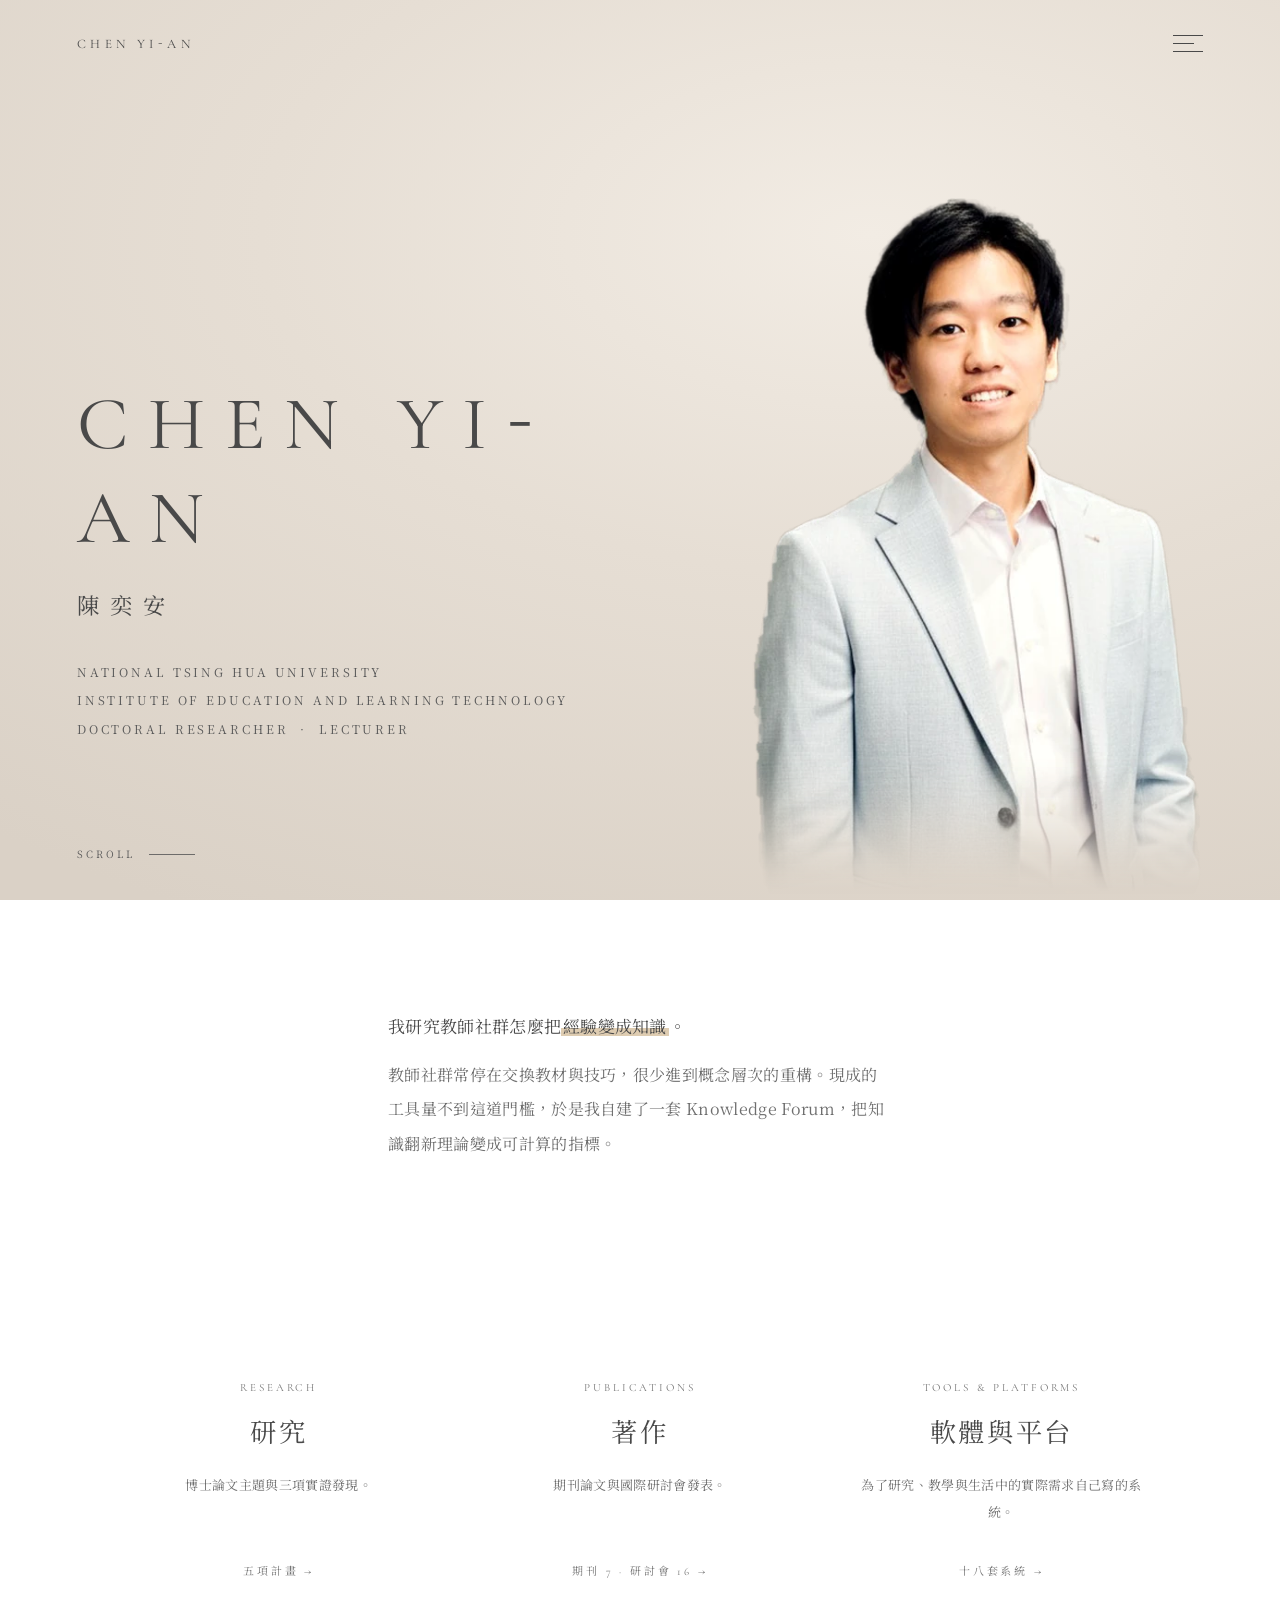
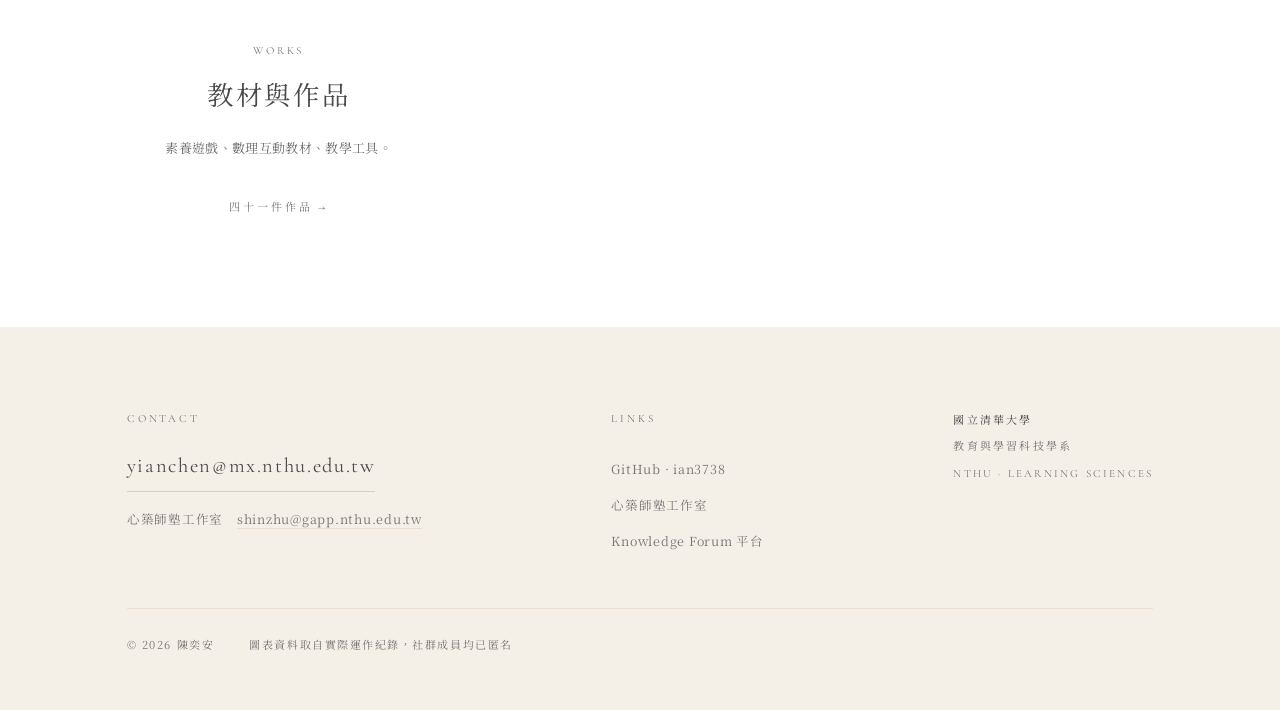
<file: index.html>
<!DOCTYPE html>
<html lang="zh-Hant">
<head>
<meta charset="utf-8">
<meta name="viewport" content="width=device-width, initial-scale=1">
<title>陳奕安 Yi-An Chen｜教育與學習科技</title>
<meta name="description" content="陳奕安，國立清華大學教育與學習科技學系博士生、兼任講師。研究教師社群的知識翻新歷程，並自建平台把理論變成可計算的指標。">
<link rel="preconnect" href="https://fonts.googleapis.com">
<link rel="preconnect" href="https://fonts.gstatic.com" crossorigin>
<link href="https://fonts.googleapis.com/css2?family=Cormorant+Garamond:wght@300;400&family=Noto+Serif+TC:wght@300;400&display=swap" rel="stylesheet">
<link rel="stylesheet" href="assets/style.css">
</head>
<body>

<header class="site-head" id="sitehead">
  <a class="brand" href="index.html">Chen Yi<span class="hy">-</span>An</a>
  <button class="burger" id="burger" aria-label="選單" aria-expanded="false">
    <span></span><span></span><span></span>
  </button>
</header>

<div class="menu" id="menu">
  <div class="menu-in">
    <nav class="menu-list" aria-label="主選單">
        <a href="index.html">Home<span class="zh">總覽</span></a>
        <a href="about.html">Profile<span class="zh">關於</span></a>
        <a href="research.html">Research<span class="zh">研究</span></a>
        <a href="publications.html">Publications<span class="zh">著作</span></a>
        <a href="systems.html">Tools<span class="zh">工具</span></a>
        <a href="works.html">Works<span class="zh">教材</span></a>
        <a href="lectures.html">Lectures<span class="zh">講堂</span></a>
    </nav>
    <div class="menu-side">
      <a href="mailto:yianchen@mx.nthu.edu.tw">yianchen@mx.nthu.edu.tw</a><br>
      <a href="https://github.com/ian3738" target="_blank" rel="noopener">GitHub</a><br>
      <a href="https://sites.google.com/view/shinzhuteacher" target="_blank" rel="noopener">心築師塾工作室</a><br>
      <a href="https://kf-mvp-2cdbe.web.app/communities" target="_blank" rel="noopener">Knowledge Forum</a>
    </div>
  </div>
</div>

<main>
<section class="hero">
  <div class="hero-figure">
    <picture>
      <source srcset="assets/hero-cutout.webp" type="image/webp">
      <img src="assets/hero-cutout.png" alt="陳奕安" width="488" height="760">
    </picture>
  </div>
  <div class="hero-inner">
    <h1 class="hero-name">Chen Yi<span class="hy">-</span>An</h1>
    <p class="hero-zh">陳奕安</p>
    <p class="hero-role">
      National Tsing Hua University<br>
      Institute of Education and Learning Technology<br>
      Doctoral Researcher &nbsp;·&nbsp; Lecturer
    </p>
  </div>
  <div class="hero-scroll">Scroll</div>
</section>

<section>
  <div class="wrap">
    <div class="prose rise" style="max-width:56ch">
      <p class="lead" style="margin-bottom:.9rem">我研究教師社群怎麼把<span class="hl">經驗變成知識</span>。</p>
      <p>教師社群常停在交換教材與技巧，很少進到概念層次的重構。現成的工具量不到這道門檻，於是我自建了一套 Knowledge Forum，把知識翻新理論變成可計算的指標。</p>
    </div>
  </div>
</section>

<section>
  <div class="wrap">
    <div class="portals rise">
      <a class="portal" href="research.html">
        <div class="portal-n">Research</div><div class="portal-t">研究</div>
        <p class="portal-d">博士論文主題與三項實證發現。</p>
        <div class="portal-go">五項計畫 →</div>
      </a>
      <a class="portal" href="publications.html">
        <div class="portal-n">Publications</div><div class="portal-t">著作</div>
        <p class="portal-d">期刊論文與國際研討會發表。</p>
        <div class="portal-go">期刊 7 · 研討會 16 →</div>
      </a>
      <a class="portal" href="systems.html">
        <div class="portal-n">Tools &amp; Platforms</div><div class="portal-t">軟體與平台</div>
        <p class="portal-d">為了研究、教學與生活中的實際需求自己寫的系統。</p>
        <div class="portal-go">十八套系統 →</div>
      </a>
      <a class="portal" href="works.html">
        <div class="portal-n">Works</div><div class="portal-t">教材與作品</div>
        <p class="portal-d">素養遊戲、數理互動教材、教學工具。</p>
        <div class="portal-go">四十一件作品 →</div>
      </a>
    </div>
  </div>
</section>

</main>

<footer>
  <div class="wrap">
    <div class="foot-grid">
      <div>
        <div class="foot-k">Contact</div>
        <a class="foot-mail" href="mailto:yianchen@mx.nthu.edu.tw">yianchen@mx.nthu.edu.tw</a>
        <div style="margin-top:.9rem;font-size:12.5px;color:var(--ink-muted);letter-spacing:.06em">
          心築師塾工作室　<a href="mailto:shinzhu@gapp.nthu.edu.tw" style="border-bottom:1px solid var(--sand-line)">shinzhu@gapp.nthu.edu.tw</a>
        </div>
      </div>
      <div class="foot-links">
        <div class="foot-k">Links</div>
        <a href="https://github.com/ian3738" target="_blank" rel="noopener">GitHub · ian3738</a>
        <a href="https://sites.google.com/view/shinzhuteacher" target="_blank" rel="noopener">心築師塾工作室</a>
        <a href="https://kf-mvp-2cdbe.web.app/communities" target="_blank" rel="noopener">Knowledge Forum 平台</a>
      </div>
      <div class="seal"><b>國立清華大學</b>教育與學習科技學系<br>NTHU · Learning Sciences</div>
    </div>
    <div class="colophon">
      <span>© 2026 陳奕安</span>
      <span>圖表資料取自實際運作紀錄，社群成員均已匿名</span>
    </div>
  </div>
</footer>

<script src="assets/site.js"></script>
</body>
</html>
</file>
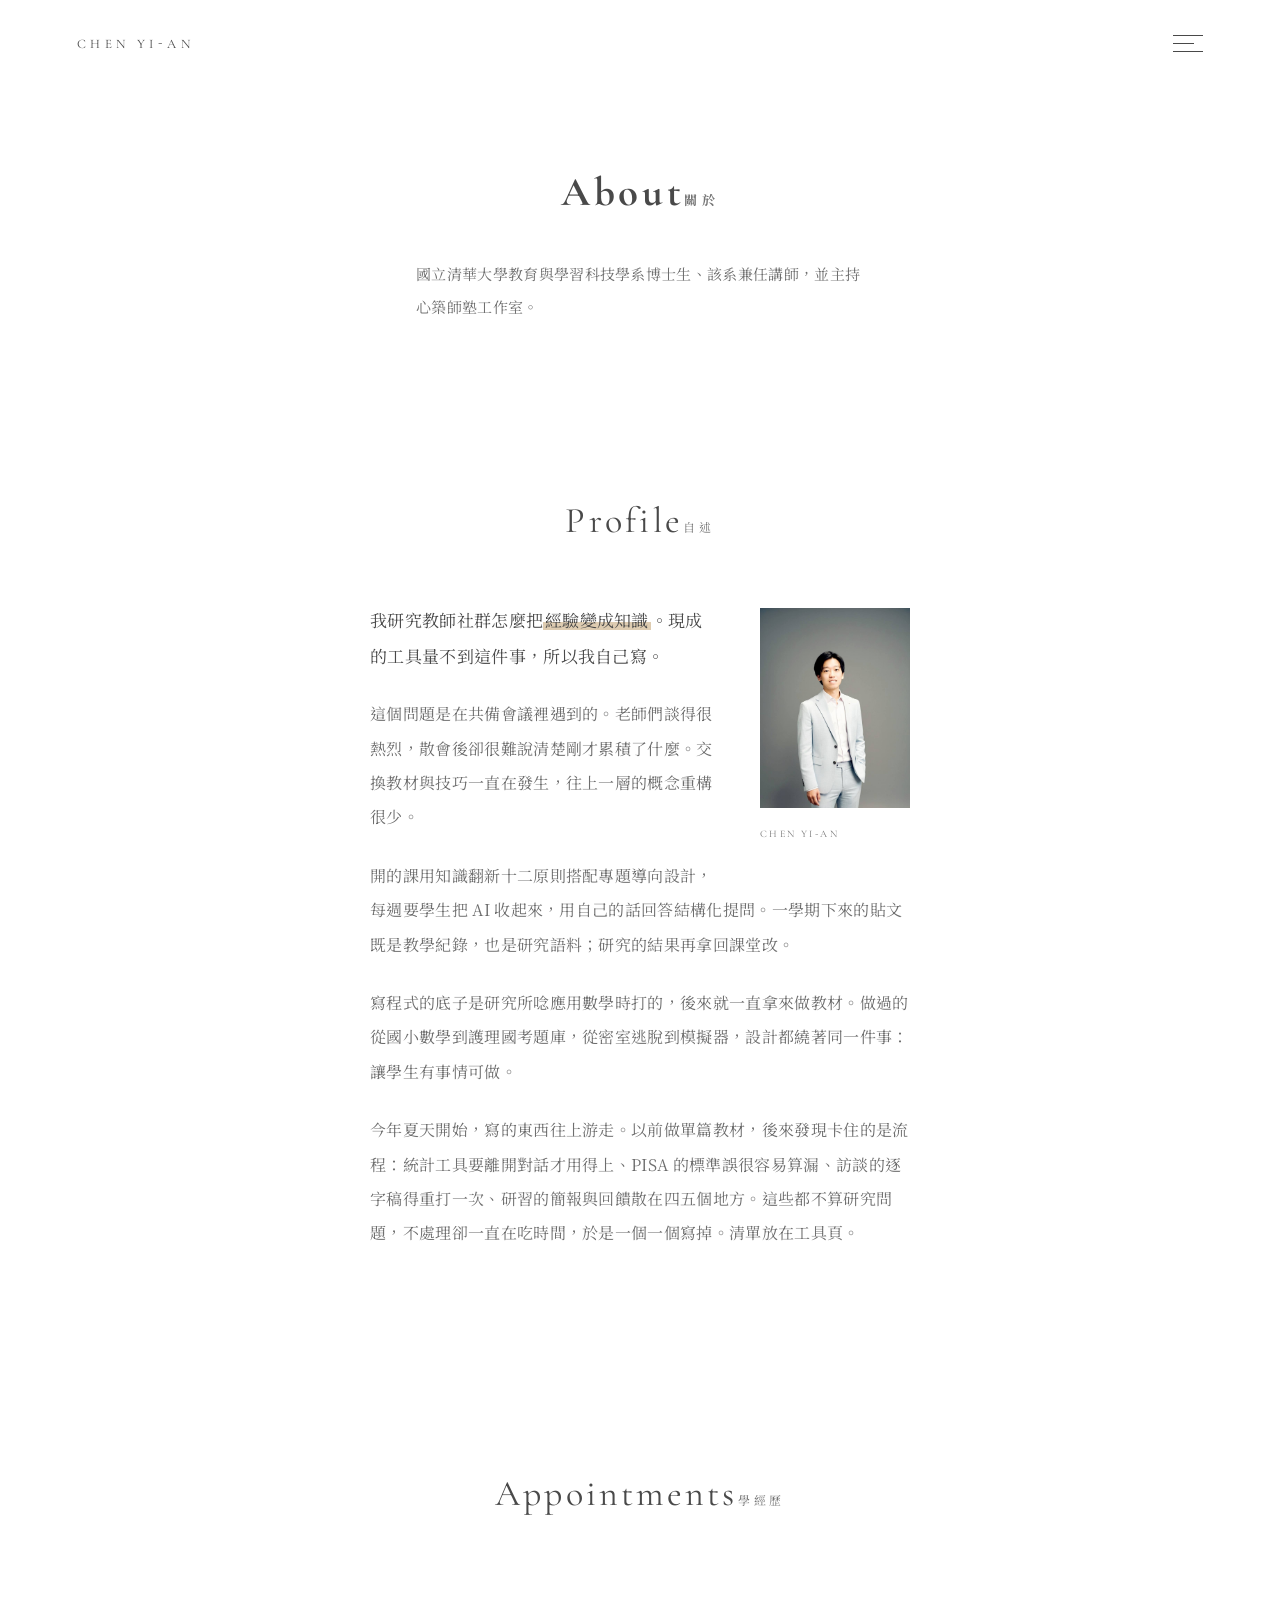
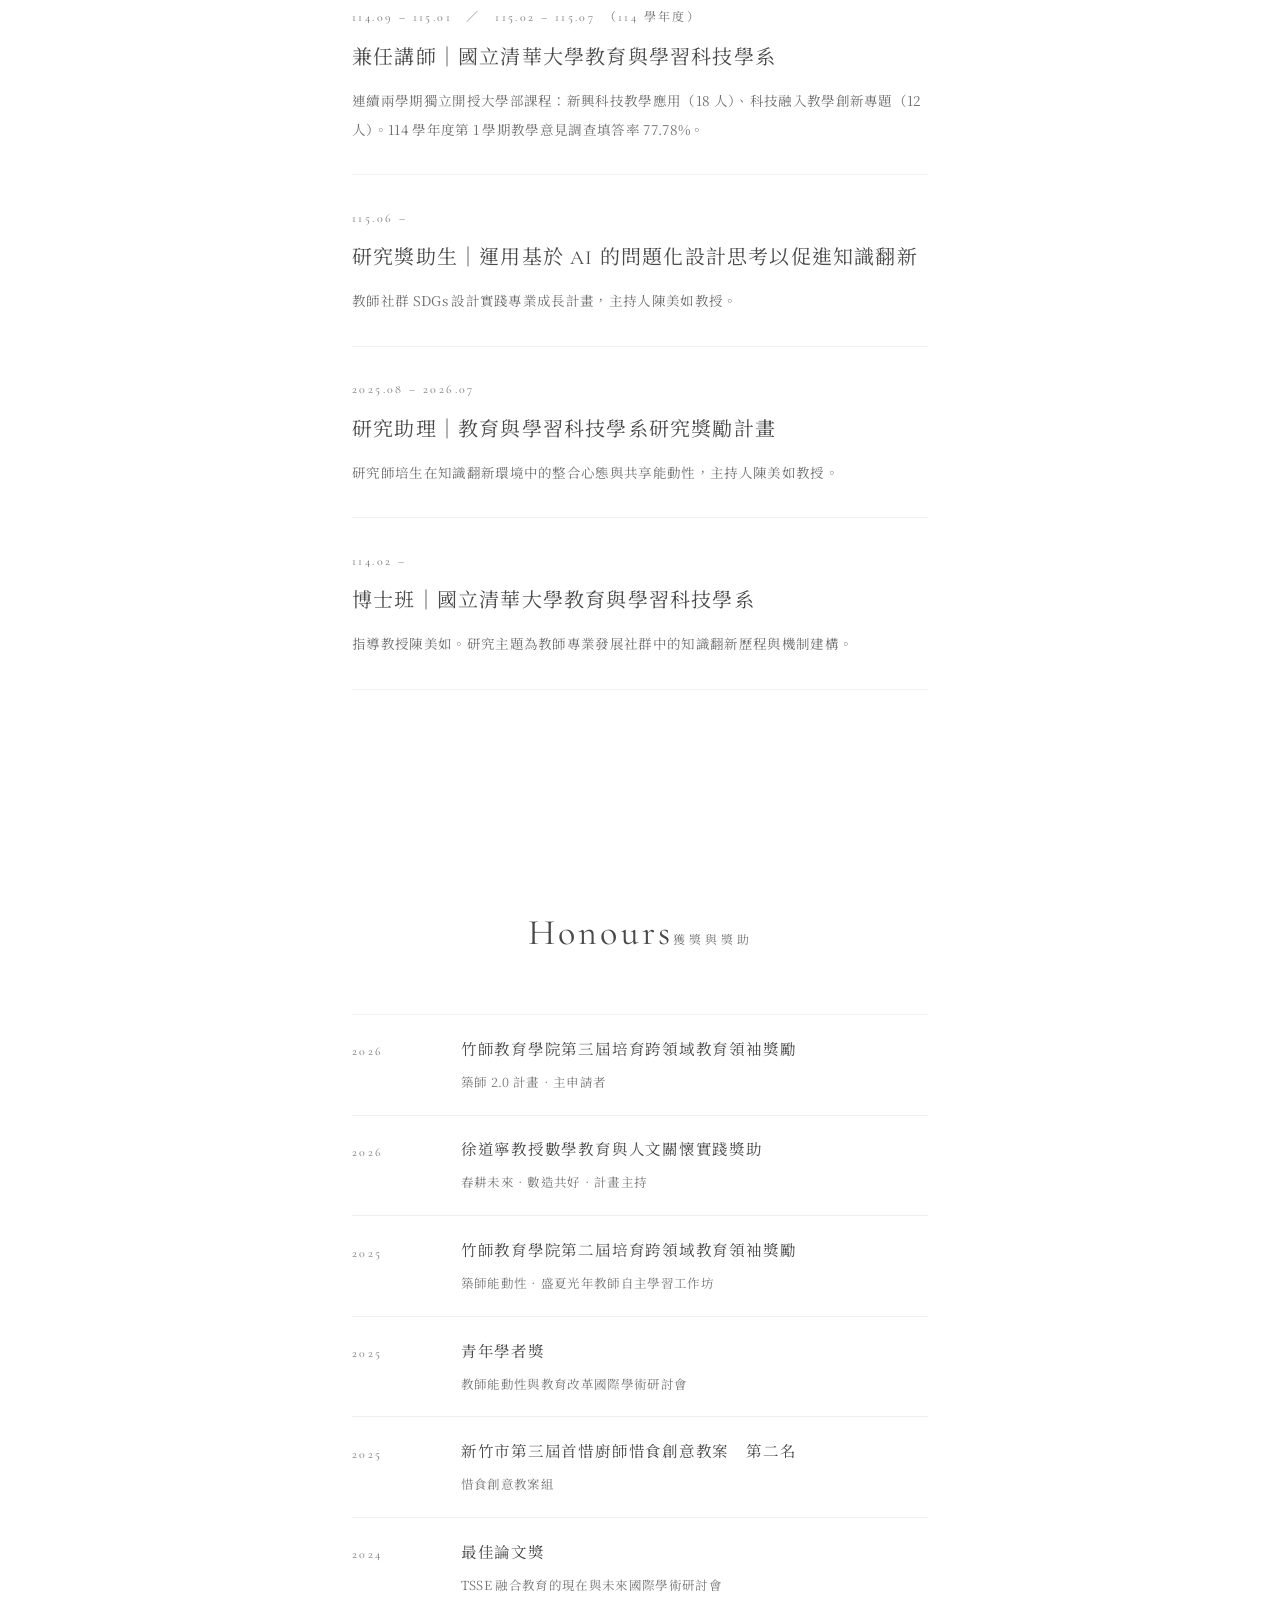
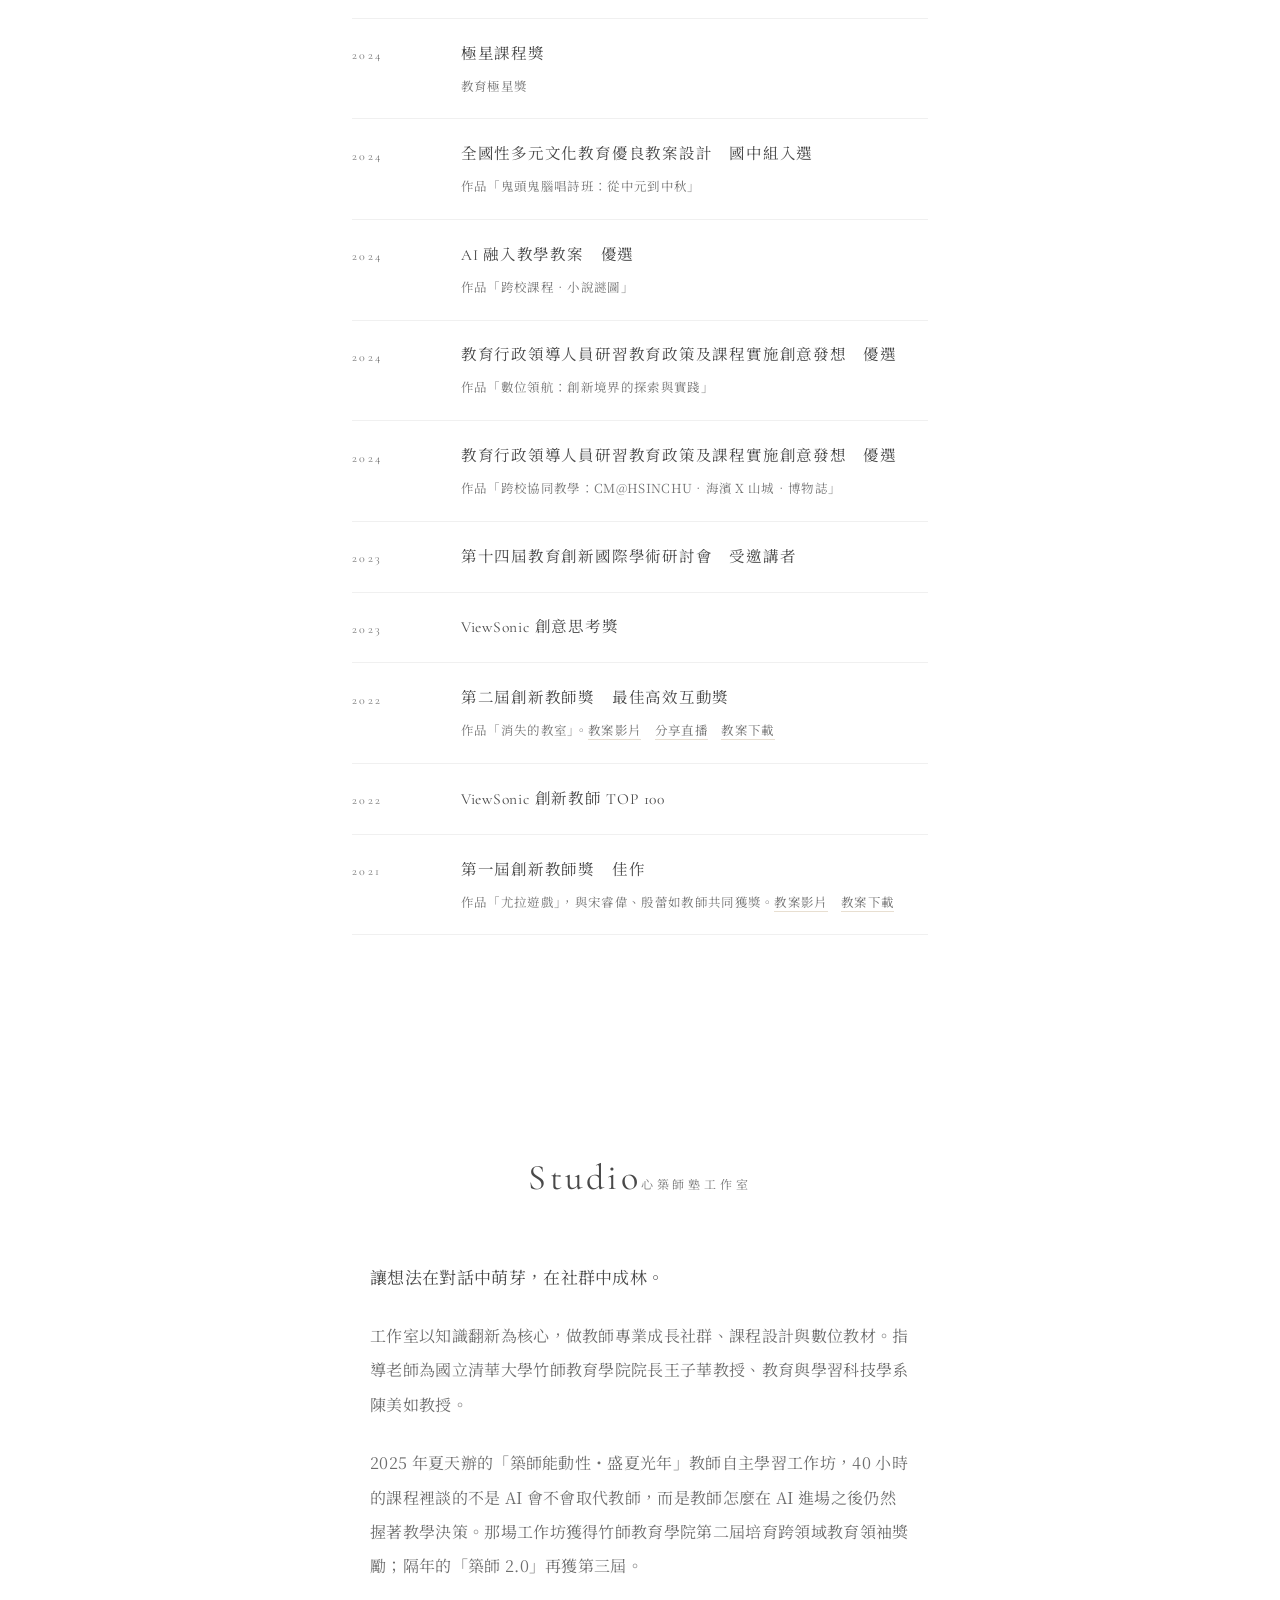
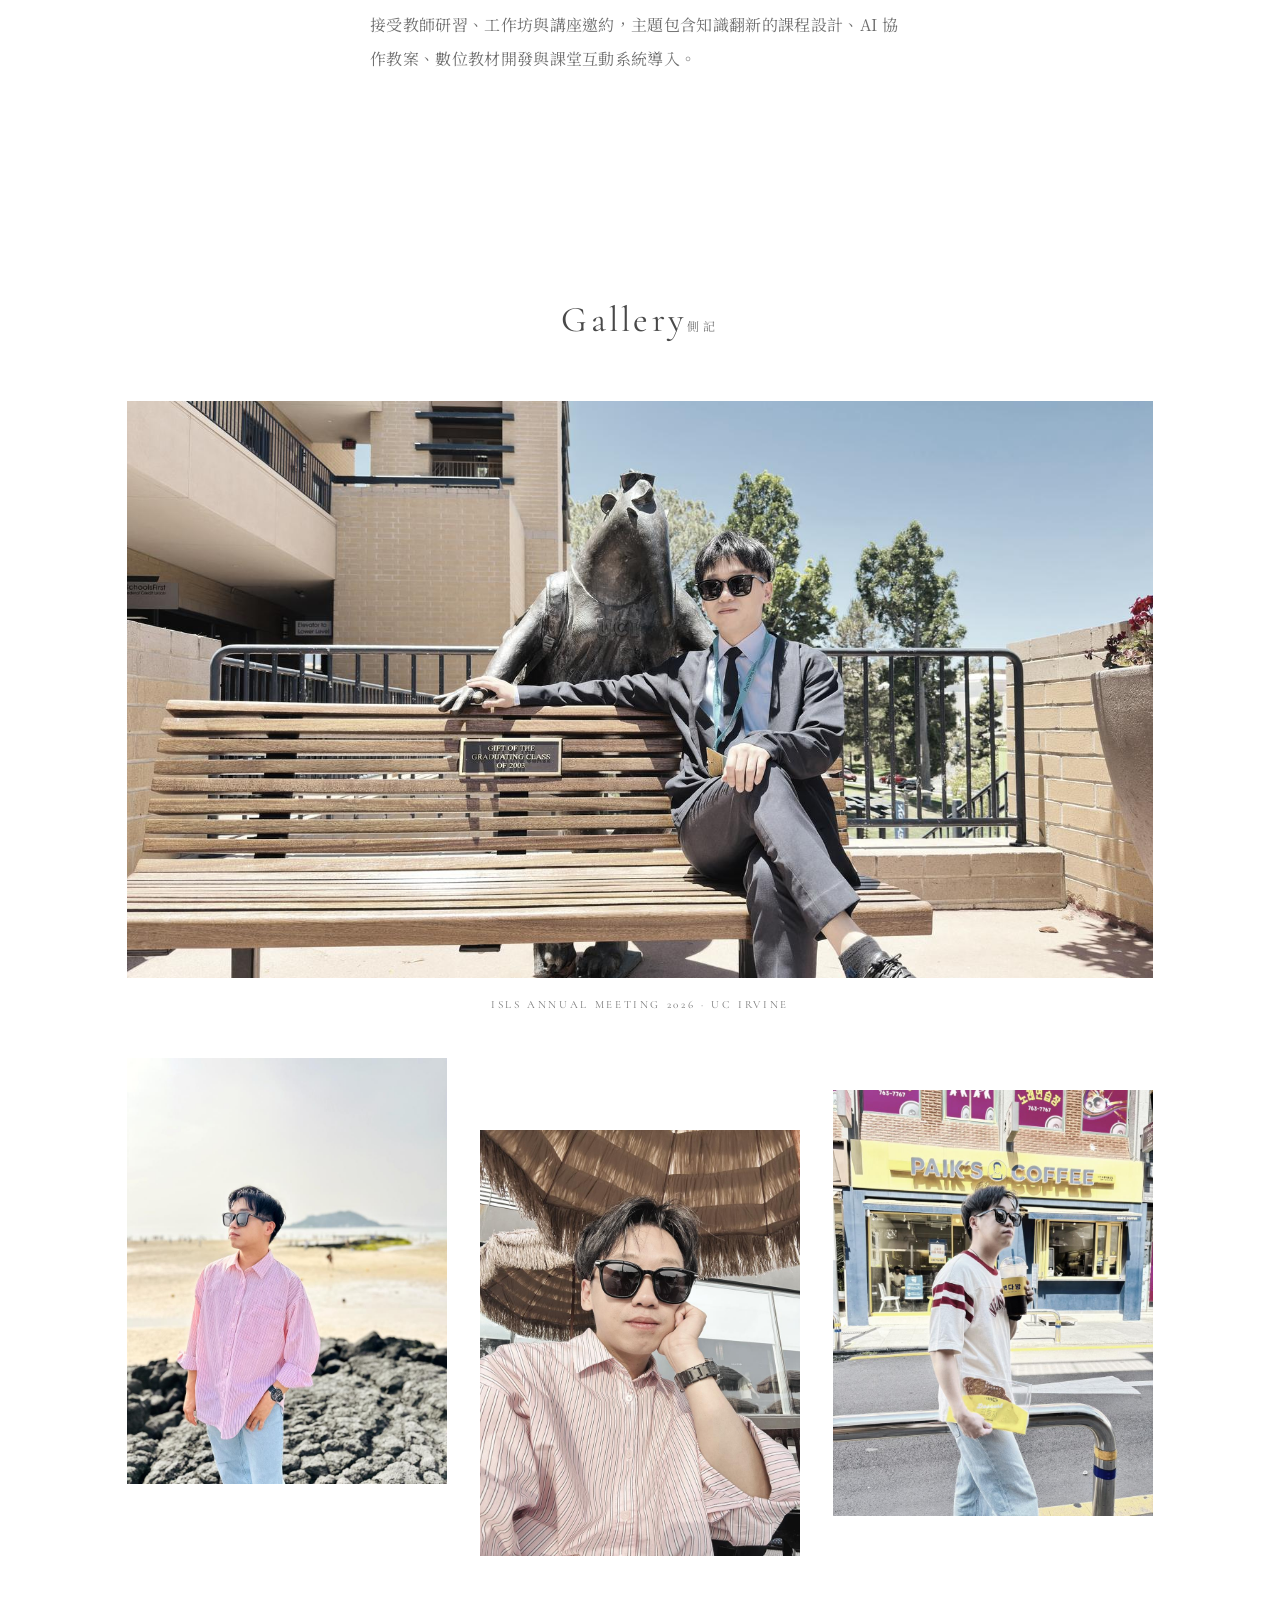
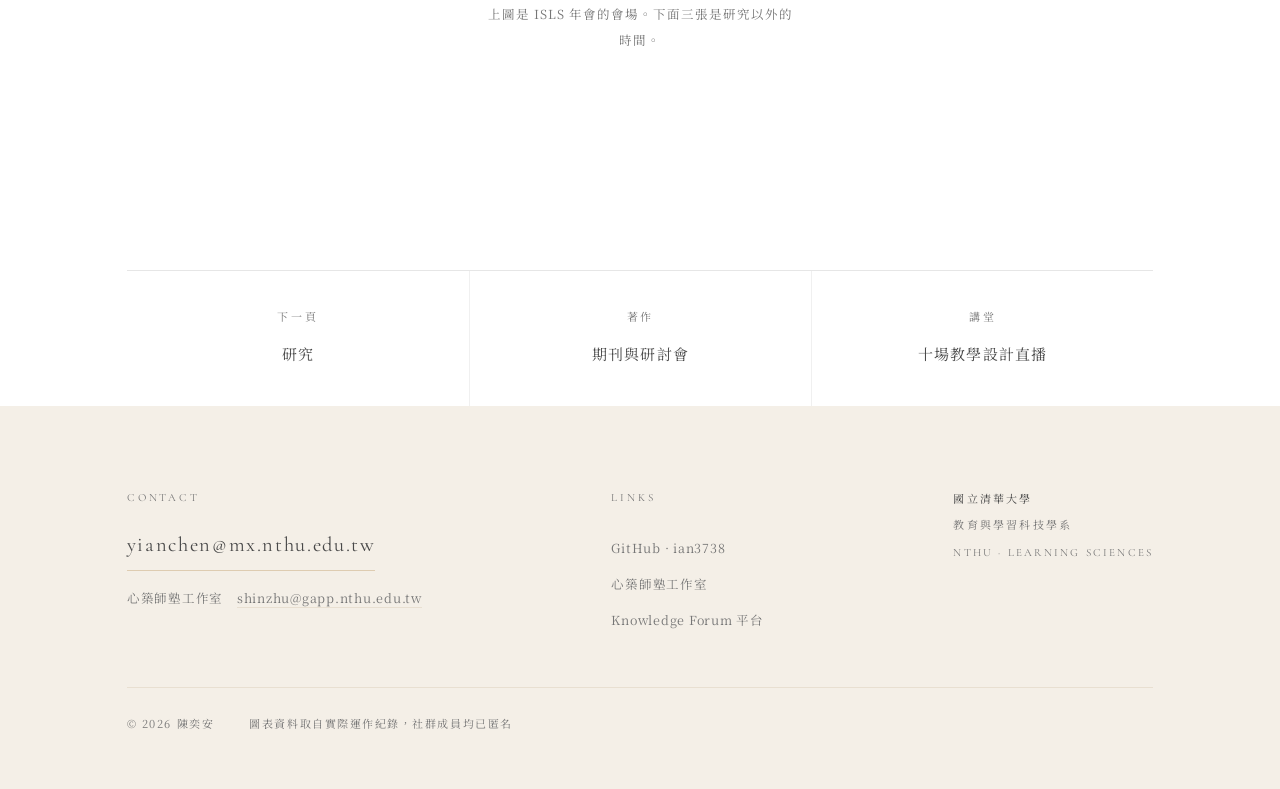
<file: about.html>
<!DOCTYPE html>
<html lang="zh-Hant">
<head>
<meta charset="utf-8">
<meta name="viewport" content="width=device-width, initial-scale=1">
<title>關於｜陳奕安</title>
<meta name="description" content="陳奕安的自述、學經歷、獲獎與心築師塾工作室簡介，含近期開發的分析伺服器、PISA 分析平台與課程研習平台。">
<link rel="preconnect" href="https://fonts.googleapis.com">
<link rel="preconnect" href="https://fonts.gstatic.com" crossorigin>
<link href="https://fonts.googleapis.com/css2?family=Cormorant+Garamond:wght@300;400&family=Noto+Serif+TC:wght@300;400&display=swap" rel="stylesheet">
<link rel="stylesheet" href="assets/style.css">
</head>
<body>

<header class="site-head" id="sitehead">
  <a class="brand" href="index.html">Chen Yi<span class="hy">-</span>An</a>
  <button class="burger" id="burger" aria-label="選單" aria-expanded="false">
    <span></span><span></span><span></span>
  </button>
</header>

<div class="menu" id="menu">
  <div class="menu-in">
    <nav class="menu-list" aria-label="主選單">
        <a href="index.html">Home<span class="zh">總覽</span></a>
        <a href="about.html">Profile<span class="zh">關於</span></a>
        <a href="research.html">Research<span class="zh">研究</span></a>
        <a href="publications.html">Publications<span class="zh">著作</span></a>
        <a href="systems.html">Tools<span class="zh">工具</span></a>
        <a href="works.html">Works<span class="zh">教材</span></a>
        <a href="lectures.html">Lectures<span class="zh">講堂</span></a>
    </nav>
    <div class="menu-side">
      <a href="mailto:yianchen@mx.nthu.edu.tw">yianchen@mx.nthu.edu.tw</a><br>
      <a href="https://github.com/ian3738" target="_blank" rel="noopener">GitHub</a><br>
      <a href="https://sites.google.com/view/shinzhuteacher" target="_blank" rel="noopener">心築師塾工作室</a><br>
      <a href="https://kf-mvp-2cdbe.web.app/communities" target="_blank" rel="noopener">Knowledge Forum</a>
    </div>
  </div>
</div>

<main>
<header class="page-head">
  <div class="wrap">
    <h1 class="en">About<span class="zh">關於</span></h1>
    <p class="page-sub">國立清華大學教育與學習科技學系博士生、該系兼任講師，並主持心築師塾工作室。</p>
  </div>
</header>

<section>
  <div class="wrap">
    <div class="sec-head rise"><h2>Profile<span class="zh">自述</span></h2></div>
    <div class="prose rise">
      <figure class="about-portrait">
        <img src="assets/portrait.jpg" alt="陳奕安" width="864" height="1184" loading="lazy">
        <figcaption>Chen Yi<span class="hy">-</span>An</figcaption>
      </figure>
      <p class="lead">我研究教師社群怎麼把<span class="hl">經驗變成知識</span>。現成的工具量不到這件事，所以我自己寫。</p>
      <p>這個問題是在共備會議裡遇到的。老師們談得很熱烈，散會後卻很難說清楚剛才累積了什麼。交換教材與技巧一直在發生，往上一層的概念重構很少。</p>
      <p>開的課用知識翻新十二原則搭配專題導向設計，每週要學生把 AI 收起來，用自己的話回答結構化提問。一學期下來的貼文既是教學紀錄，也是研究語料；研究的結果再拿回課堂改。</p>
      <p>寫程式的底子是研究所唸應用數學時打的，後來就一直拿來做教材。做過的從國小數學到護理國考題庫，從密室逃脫到模擬器，設計都繞著同一件事：讓學生有事情可做。</p>
      <p>今年夏天開始，寫的東西往上游走。以前做單篇教材，後來發現卡住的是流程：統計工具要離開對話才用得上、PISA 的標準誤很容易算漏、訪談的逐字稿得重打一次、研習的簡報與回饋散在四五個地方。這些都不算研究問題，不處理卻一直在吃時間，於是一個一個寫掉。清單放在工具頁。</p>
    </div>
  </div>
</section>

<section>
  <div class="wrap">
    <div class="sec-head rise"><h2>Appointments<span class="zh">學經歷</span></h2></div>
    <div class="tl rise">
      <div class="tl-row">
        <div class="tl-y">114.09 – 115.01　／　115.02 – 115.07　（114 學年度）</div>
        <div class="tl-t">兼任講師｜國立清華大學教育與學習科技學系</div>
        <div class="tl-d">連續兩學期獨立開授大學部課程：新興科技教學應用（18 人）、科技融入教學創新專題（12 人）。114 學年度第 1 學期教學意見調查填答率 77.78%。</div>
      </div>
      <div class="tl-row">
        <div class="tl-y">115.06 –</div>
        <div class="tl-t">研究獎助生｜運用基於 AI 的問題化設計思考以促進知識翻新</div>
        <div class="tl-d">教師社群 SDGs 設計實踐專業成長計畫，主持人陳美如教授。</div>
      </div>
      <div class="tl-row">
        <div class="tl-y">2025.08 – 2026.07</div>
        <div class="tl-t">研究助理｜教育與學習科技學系研究獎勵計畫</div>
        <div class="tl-d">研究師培生在知識翻新環境中的整合心態與共享能動性，主持人陳美如教授。</div>
      </div>
      <div class="tl-row">
        <div class="tl-y">114.02 –</div>
        <div class="tl-t">博士班｜國立清華大學教育與學習科技學系</div>
        <div class="tl-d">指導教授陳美如。研究主題為教師專業發展社群中的知識翻新歷程與機制建構。</div>
      </div>
    </div>
  </div>
</section>

<section>
  <div class="wrap">
    <div class="sec-head rise"><h2>Honours<span class="zh">獲獎與獎助</span></h2></div>
    <ul class="hon rise">
      <li><span class="hon-y">2026</span><span class="hon-t">竹師教育學院第三屆培育跨領域教育領袖獎勵</span><span class="hon-d">築師 2.0 計畫．主申請者</span></li>
      <li><span class="hon-y">2026</span><span class="hon-t">徐道寧教授數學教育與人文關懷實踐獎助</span><span class="hon-d">春耕未來．數造共好．計畫主持</span></li>
      <li><span class="hon-y">2025</span><span class="hon-t">竹師教育學院第二屆培育跨領域教育領袖獎勵</span><span class="hon-d">築師能動性．盛夏光年教師自主學習工作坊</span></li>
      <li><span class="hon-y">2025</span><span class="hon-t">青年學者獎</span><span class="hon-d">教師能動性與教育改革國際學術研討會</span></li>
      <li><span class="hon-y">2025</span><span class="hon-t">新竹市第三屆首惜廚師惜食創意教案　第二名</span><span class="hon-d">惜食創意教案組</span></li>
      <li><span class="hon-y">2024</span><span class="hon-t">最佳論文獎</span><span class="hon-d">TSSE 融合教育的現在與未來國際學術研討會</span></li>
      <li><span class="hon-y">2024</span><span class="hon-t">極星課程獎</span><span class="hon-d">教育極星獎</span></li>
      <li><span class="hon-y">2024</span><span class="hon-t">全國性多元文化教育優良教案設計　國中組入選</span><span class="hon-d">作品「鬼頭鬼腦唱詩班：從中元到中秋」</span></li>
      <li><span class="hon-y">2024</span><span class="hon-t">AI 融入教學教案　優選</span><span class="hon-d">作品「跨校課程．小說謎圖」</span></li>
      <li><span class="hon-y">2024</span><span class="hon-t">教育行政領導人員研習教育政策及課程實施創意發想　優選</span><span class="hon-d">作品「數位領航：創新境界的探索與實踐」</span></li>
      <li><span class="hon-y">2024</span><span class="hon-t">教育行政領導人員研習教育政策及課程實施創意發想　優選</span><span class="hon-d">作品「跨校協同教學：CM@HSINCHU．海濱 X 山城．博物誌」</span></li>
      <li><span class="hon-y">2023</span><span class="hon-t">第十四屆教育創新國際學術研討會　受邀講者</span></li>
      <li><span class="hon-y">2023</span><span class="hon-t">ViewSonic 創意思考獎</span></li>
      <li><span class="hon-y">2022</span><span class="hon-t">第二屆創新教師獎　最佳高效互動獎</span><span class="hon-d">作品「消失的教室」。<a href="https://youtu.be/fxUqlnqouTU" target="_blank" rel="noopener">教案影片</a>　<a href="https://www.youtube.com/live/S2oOrh4D6uI" target="_blank" rel="noopener">分享直播</a>　<a href="https://drive.google.com/file/d/1_8yrsYBhJCslVX8huEZv9PFKo-IvmojO/view" target="_blank" rel="noopener">教案下載</a></span></li>
      <li><span class="hon-y">2022</span><span class="hon-t">ViewSonic 創新教師 TOP 100</span></li>
      <li><span class="hon-y">2021</span><span class="hon-t">第一屆創新教師獎　佳作</span><span class="hon-d">作品「尤拉遊戲」，與宋睿偉、殷蕾如教師共同獲獎。<a href="https://youtu.be/YLXy4TJpRLI" target="_blank" rel="noopener">教案影片</a>　<a href="https://drive.google.com/file/d/1xIRvPrMwT8f2mBoYGkcv3jemBpYKfgNC/view" target="_blank" rel="noopener">教案下載</a></span></li>
    </ul>
  </div>
</section>

<section>
  <div class="wrap">
    <div class="sec-head rise"><h2>Studio<span class="zh">心築師塾工作室</span></h2></div>
    <div class="prose rise">
      <p class="lead">讓想法在對話中萌芽，在社群中成林。</p>
      <p>工作室以知識翻新為核心，做教師專業成長社群、課程設計與數位教材。指導老師為國立清華大學竹師教育學院院長王子華教授、教育與學習科技學系陳美如教授。</p>
      <p>2025 年夏天辦的「築師能動性・盛夏光年」教師自主學習工作坊，40 小時的課程裡談的不是 AI 會不會取代教師，而是教師怎麼在 AI 進場之後仍然握著教學決策。那場工作坊獲得竹師教育學院第二屆培育跨領域教育領袖獎勵；隔年的「築師 2.0」再獲第三屆。</p>
      <p>接受教師研習、工作坊與講座邀約，主題包含知識翻新的課程設計、AI 協作教案、數位教材開發與課堂互動系統導入。</p>
    </div>
  </div>
</section>

<section>
  <div class="wrap">
    <div class="sec-head rise"><h2>Gallery<span class="zh">側記</span></h2></div>
    <figure class="gallery-lead rise">
      <img src="assets/gallery-lead.jpg" alt="ISLS 2026 年會會場，加州大學爾灣分校" width="1500" height="1125" loading="lazy">
      <figcaption>ISLS Annual Meeting 2026 · UC Irvine</figcaption>
    </figure>
    <div class="gallery rise">
      <figure><img src="assets/gallery-1.jpg" alt="海邊" width="900" height="1200" loading="lazy"></figure>
      <figure><img src="assets/gallery-2.jpg" alt="遮陽傘下" width="900" height="1200" loading="lazy"></figure>
      <figure><img src="assets/gallery-3.jpg" alt="街角" width="900" height="1200" loading="lazy"></figure>
    </div>
    <p class="gallery-note rise">上圖是 ISLS 年會的會場。下面三張是研究以外的時間。</p>
  </div>
</section>

<div class="wrap"><nav class="pager rise" aria-label="其他頁面">
  <a href="research.html"><div class="k">下一頁</div><div class="t">研究</div></a>
  <a href="publications.html"><div class="k">著作</div><div class="t">期刊與研討會</div></a>
  <a href="lectures.html"><div class="k">講堂</div><div class="t">十場教學設計直播</div></a>
</nav></div>

</main>

<footer>
  <div class="wrap">
    <div class="foot-grid">
      <div>
        <div class="foot-k">Contact</div>
        <a class="foot-mail" href="mailto:yianchen@mx.nthu.edu.tw">yianchen@mx.nthu.edu.tw</a>
        <div style="margin-top:.9rem;font-size:12.5px;color:var(--ink-muted);letter-spacing:.06em">
          心築師塾工作室　<a href="mailto:shinzhu@gapp.nthu.edu.tw" style="border-bottom:1px solid var(--sand-line)">shinzhu@gapp.nthu.edu.tw</a>
        </div>
      </div>
      <div class="foot-links">
        <div class="foot-k">Links</div>
        <a href="https://github.com/ian3738" target="_blank" rel="noopener">GitHub · ian3738</a>
        <a href="https://sites.google.com/view/shinzhuteacher" target="_blank" rel="noopener">心築師塾工作室</a>
        <a href="https://kf-mvp-2cdbe.web.app/communities" target="_blank" rel="noopener">Knowledge Forum 平台</a>
      </div>
      <div class="seal"><b>國立清華大學</b>教育與學習科技學系<br>NTHU · Learning Sciences</div>
    </div>
    <div class="colophon">
      <span>© 2026 陳奕安</span>
      <span>圖表資料取自實際運作紀錄，社群成員均已匿名</span>
    </div>
  </div>
</footer>

<script src="assets/site.js"></script>
</body>
</html>
</file>
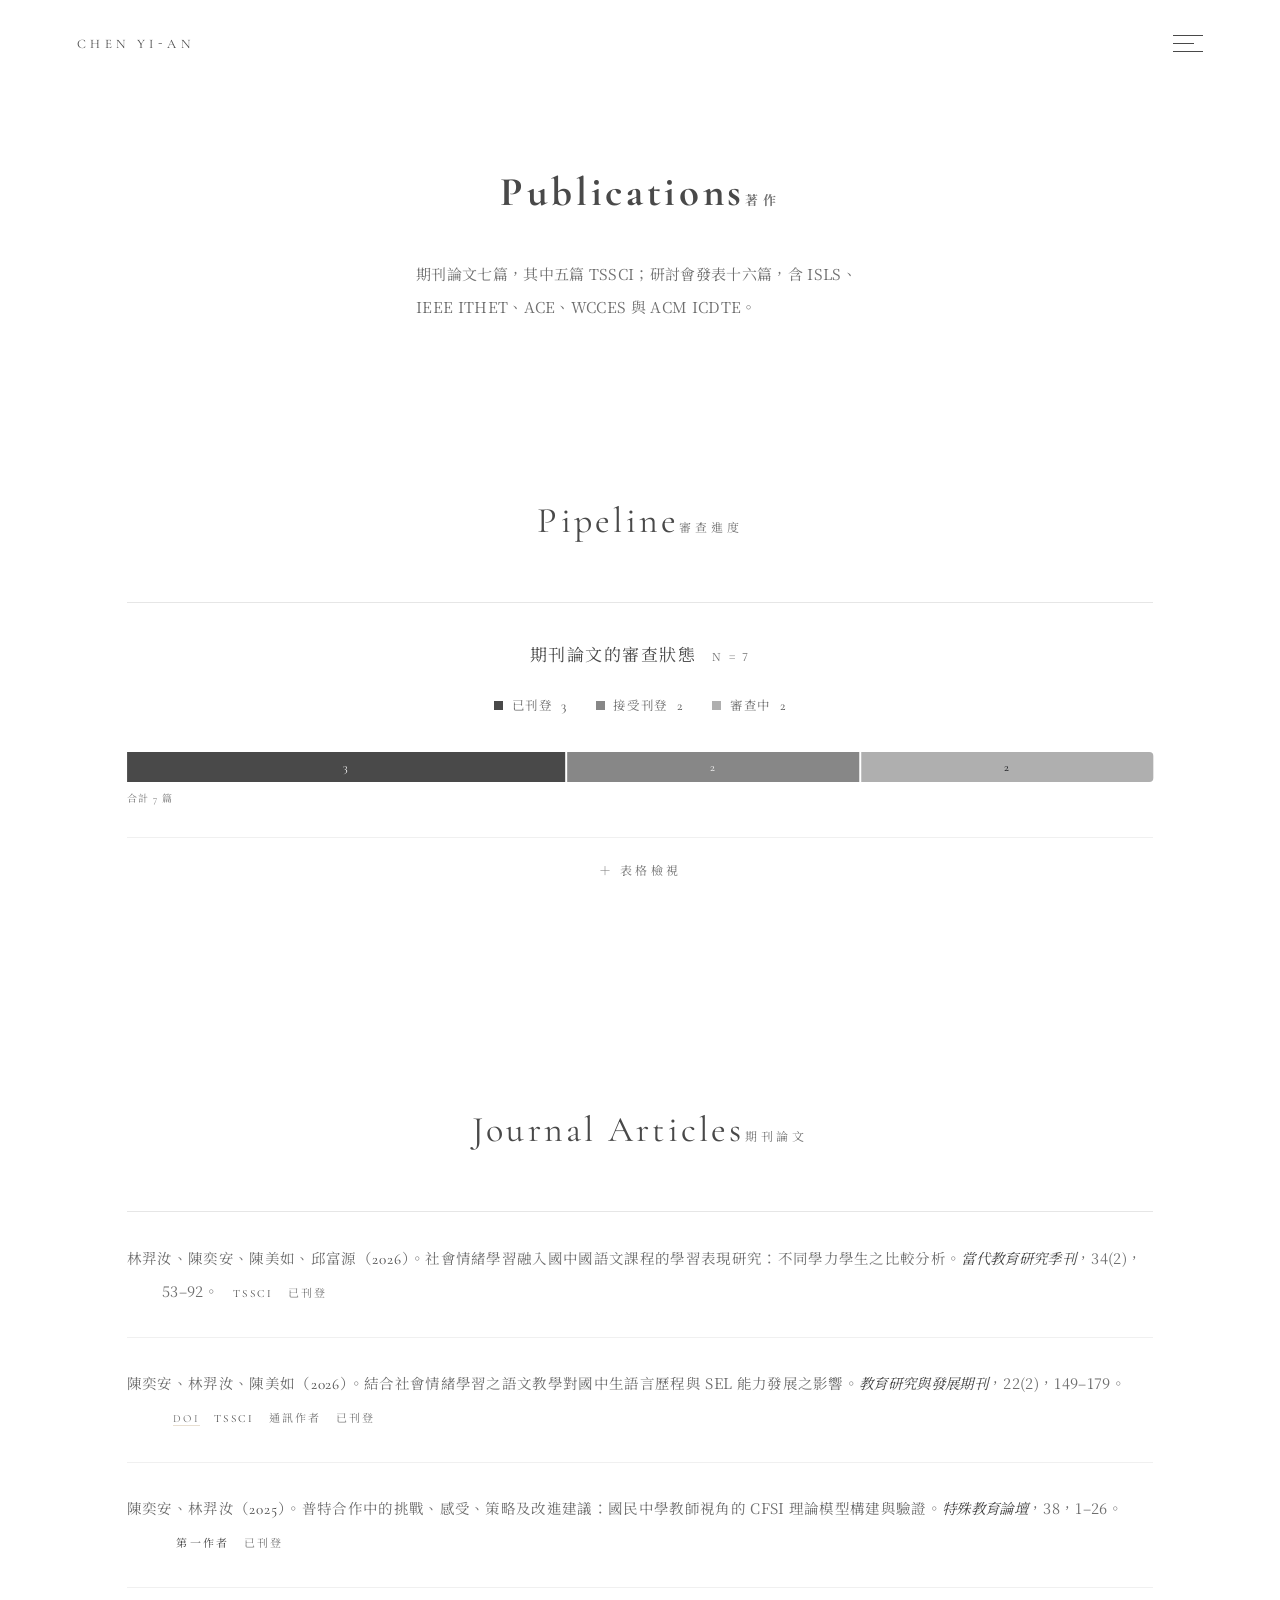
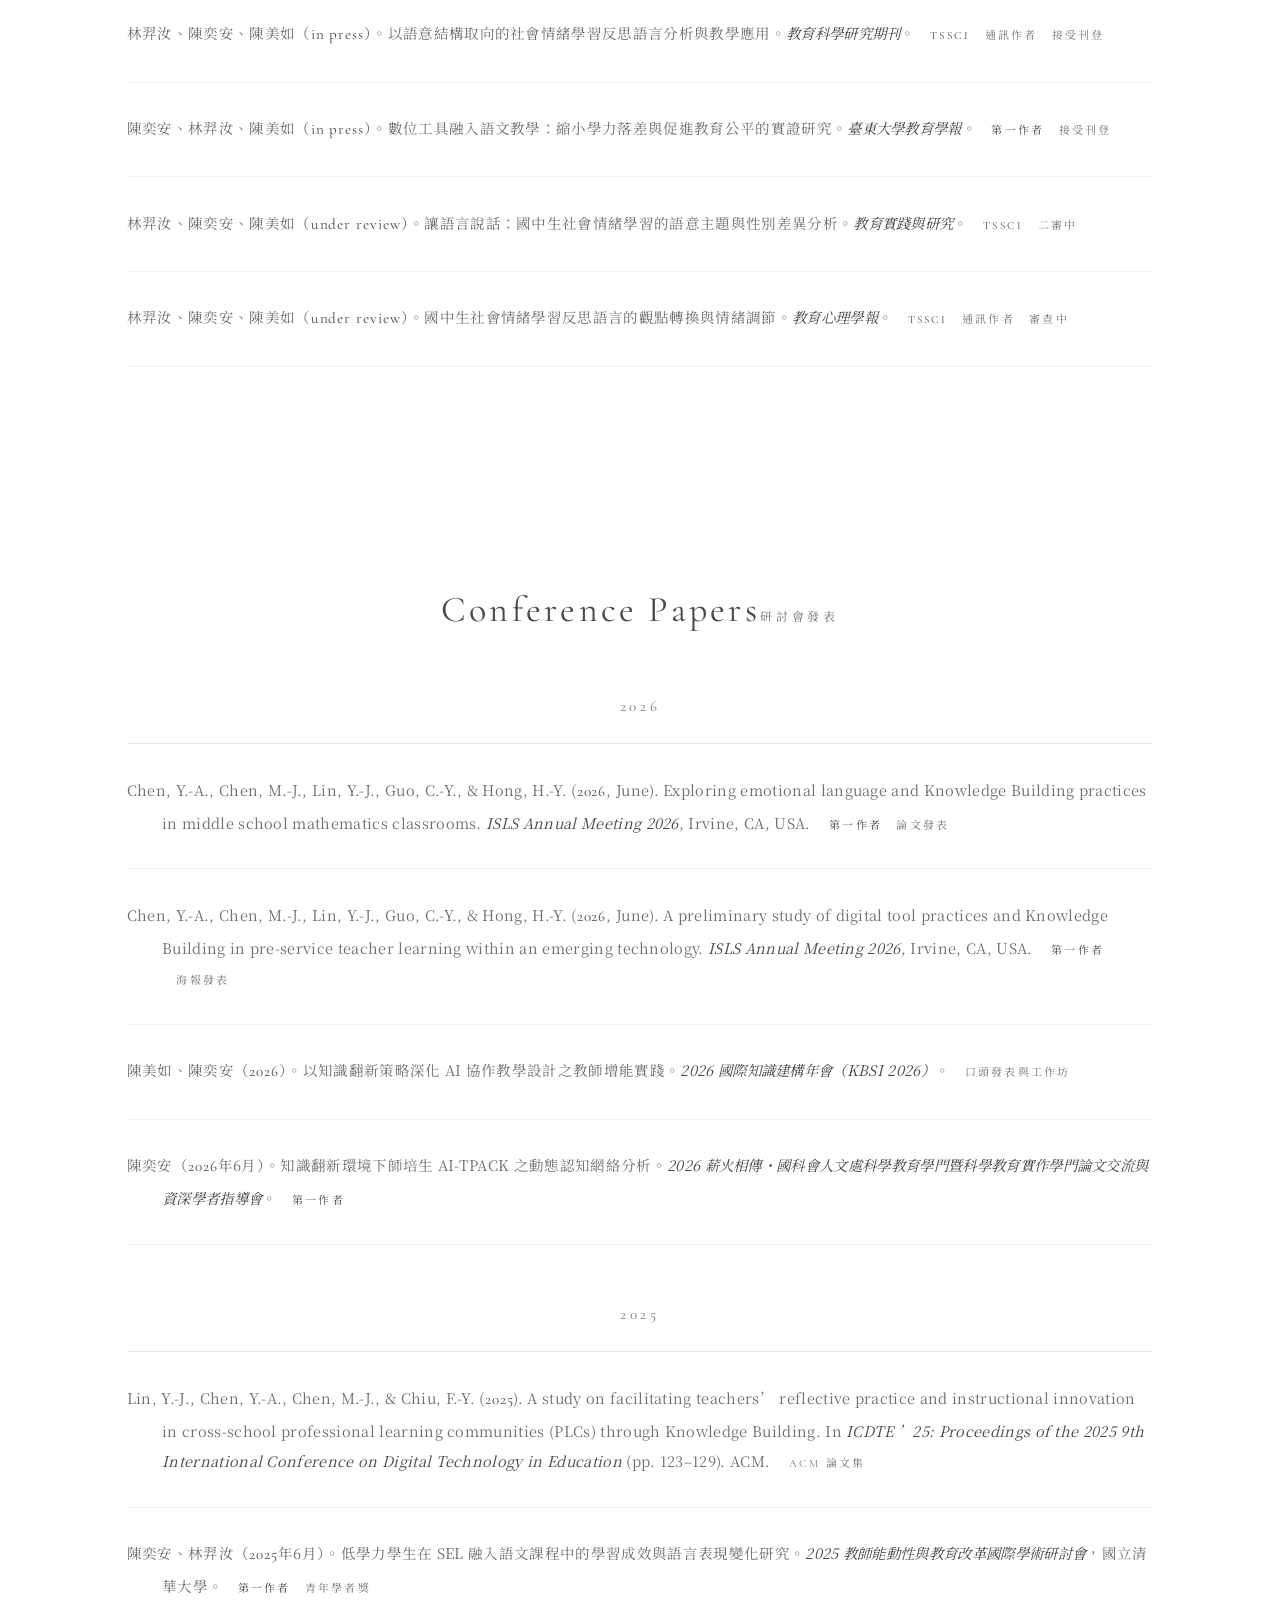
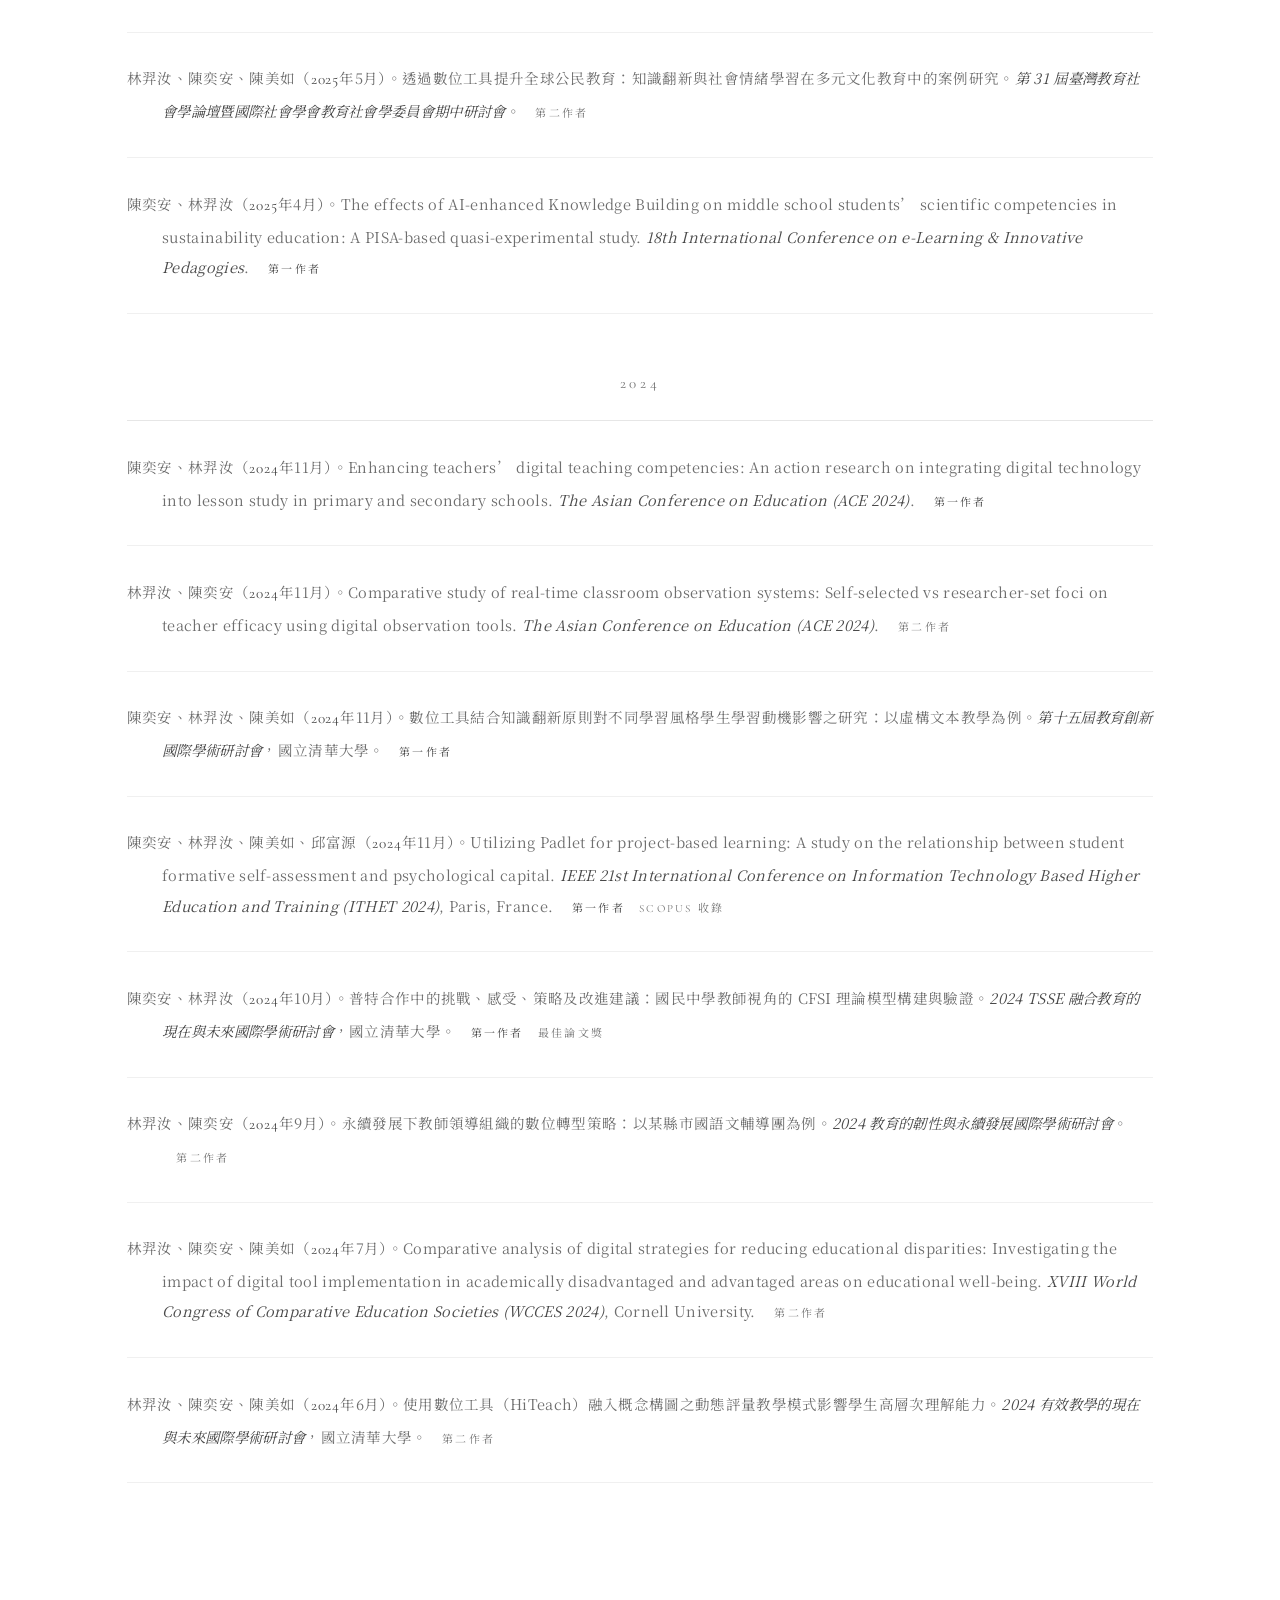
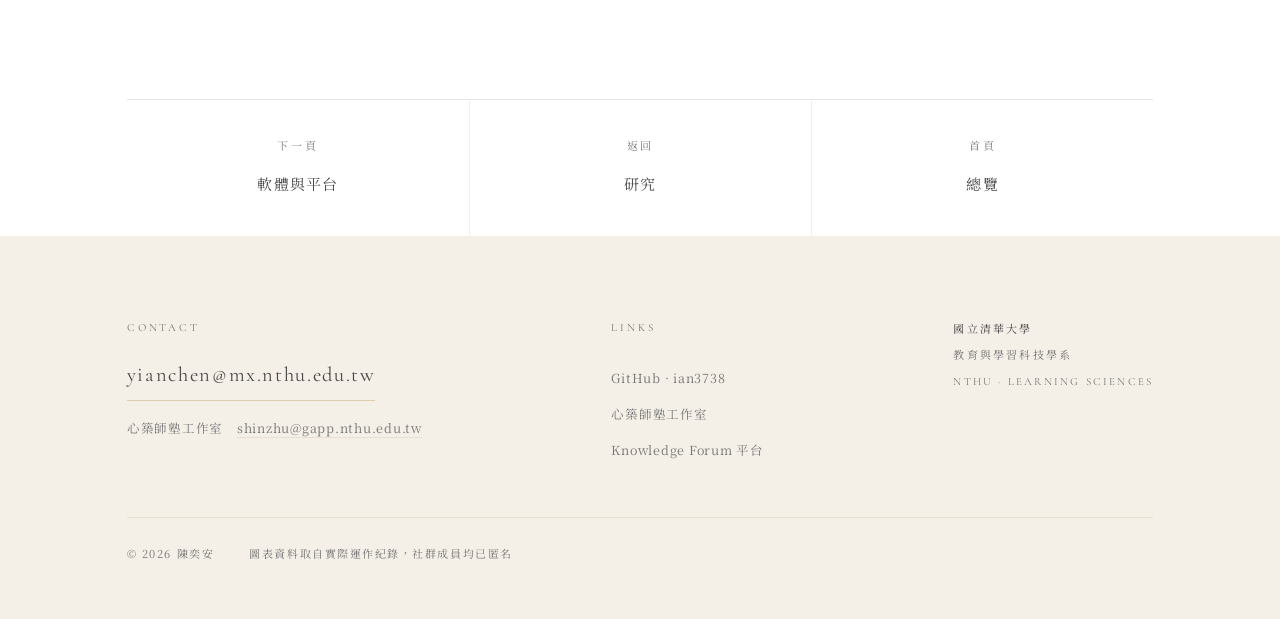
<file: publications.html>
<!DOCTYPE html>
<html lang="zh-Hant">
<head>
<meta charset="utf-8">
<meta name="viewport" content="width=device-width, initial-scale=1">
<title>著作｜陳奕安</title>
<meta name="description" content="期刊論文七篇（五篇 TSSCI）與研討會發表十六篇，含 ISLS、IEEE ITHET、ACE、WCCES 與 ACM ICDTE。">
<link rel="preconnect" href="https://fonts.googleapis.com">
<link rel="preconnect" href="https://fonts.gstatic.com" crossorigin>
<link href="https://fonts.googleapis.com/css2?family=Cormorant+Garamond:wght@300;400&family=Noto+Serif+TC:wght@300;400&display=swap" rel="stylesheet">
<link rel="stylesheet" href="assets/style.css">
</head>
<body>

<header class="site-head" id="sitehead">
  <a class="brand" href="index.html">Chen Yi<span class="hy">-</span>An</a>
  <button class="burger" id="burger" aria-label="選單" aria-expanded="false">
    <span></span><span></span><span></span>
  </button>
</header>

<div class="menu" id="menu">
  <div class="menu-in">
    <nav class="menu-list" aria-label="主選單">
        <a href="index.html">Home<span class="zh">總覽</span></a>
        <a href="about.html">Profile<span class="zh">關於</span></a>
        <a href="research.html">Research<span class="zh">研究</span></a>
        <a href="publications.html">Publications<span class="zh">著作</span></a>
        <a href="systems.html">Tools<span class="zh">工具</span></a>
        <a href="works.html">Works<span class="zh">教材</span></a>
        <a href="lectures.html">Lectures<span class="zh">講堂</span></a>
    </nav>
    <div class="menu-side">
      <a href="mailto:yianchen@mx.nthu.edu.tw">yianchen@mx.nthu.edu.tw</a><br>
      <a href="https://github.com/ian3738" target="_blank" rel="noopener">GitHub</a><br>
      <a href="https://sites.google.com/view/shinzhuteacher" target="_blank" rel="noopener">心築師塾工作室</a><br>
      <a href="https://kf-mvp-2cdbe.web.app/communities" target="_blank" rel="noopener">Knowledge Forum</a>
    </div>
  </div>
</div>

<main>
<header class="page-head">
  <div class="wrap">
    <h1 class="en">Publications<span class="zh">著作</span></h1>
    <p class="page-sub">期刊論文七篇，其中五篇 TSSCI；研討會發表十六篇，含 ISLS、IEEE ITHET、ACE、WCCES 與 ACM ICDTE。</p>
  </div>
</header>

<section>
  <div class="wrap">
    <div class="sec-head rise"><h2>Pipeline<span class="zh">審查進度</span></h2></div>
    <div class="panel rise">
      <div class="panel-head"><span class="panel-t">期刊論文的審查狀態</span><span class="panel-n">N = 7</span></div>
      <div class="panel-body"><figure class="chart" id="c-pubs"><div class="plot"></div></figure></div>
    </div>
  </div>
</section>

<section>
  <div class="wrap">
    <div class="sec-head rise"><h2>Journal Articles<span class="zh">期刊論文</span></h2></div>
    <div class="cites rise">
      <p class="cite">林羿汝、陳奕安、陳美如、邱富源（<span class="yr">2026</span>）。社會情緒學習融入國中國語文課程的學習表現研究：不同學力學生之比較分析。<em>當代教育研究季刊</em>，34(2)，53–92。<span class="st on">TSSCI</span><span class="st">已刊登</span></p>
      <p class="cite">陳奕安、林羿汝、陳美如（<span class="yr">2026</span>）。結合社會情緒學習之語文教學對國中生語言歷程與 SEL 能力發展之影響。<em>教育研究與發展期刊</em>，22(2)，149–179。<a href="https://doi.org/10.6925/SCJ.202606_22(2).0005" target="_blank" rel="noopener">DOI</a><span class="st on">TSSCI</span><span class="st">通訊作者</span><span class="st">已刊登</span></p>
      <p class="cite">陳奕安、林羿汝（<span class="yr">2025</span>）。普特合作中的挑戰、感受、策略及改進建議：國民中學教師視角的 CFSI 理論模型構建與驗證。<em>特殊教育論壇</em>，38，1–26。<span class="st on">第一作者</span><span class="st">已刊登</span></p>
      <p class="cite">林羿汝、陳奕安、陳美如（<span class="yr">in press</span>）。以語意結構取向的社會情緒學習反思語言分析與教學應用。<em>教育科學研究期刊</em>。<span class="st on">TSSCI</span><span class="st">通訊作者</span><span class="st">接受刊登</span></p>
      <p class="cite">陳奕安、林羿汝、陳美如（<span class="yr">in press</span>）。數位工具融入語文教學：縮小學力落差與促進教育公平的實證研究。<em>臺東大學教育學報</em>。<span class="st on">第一作者</span><span class="st">接受刊登</span></p>
      <p class="cite">林羿汝、陳奕安、陳美如（<span class="yr">under review</span>）。讓語言說話：國中生社會情緒學習的語意主題與性別差異分析。<em>教育實踐與研究</em>。<span class="st on">TSSCI</span><span class="st">二審中</span></p>
      <p class="cite">林羿汝、陳奕安、陳美如（<span class="yr">under review</span>）。國中生社會情緒學習反思語言的觀點轉換與情緒調節。<em>教育心理學報</em>。<span class="st on">TSSCI</span><span class="st">通訊作者</span><span class="st">審查中</span></p>
    </div>
  </div>
</section>

<section>
  <div class="wrap">
    <div class="sec-head rise"><h2>Conference Papers<span class="zh">研討會發表</span></h2></div>

    <div class="group-label rise">2026</div>
    <div class="cites rise">
      <p class="cite">Chen, Y.-A., Chen, M.-J., Lin, Y.-J., Guo, C.-Y., &amp; Hong, H.-Y. (<span class="yr">2026</span>, June). Exploring emotional language and Knowledge Building practices in middle school mathematics classrooms. <em>ISLS Annual Meeting 2026</em>, Irvine, CA, USA. <span class="st on">第一作者</span><span class="st">論文發表</span></p>
      <p class="cite">Chen, Y.-A., Chen, M.-J., Lin, Y.-J., Guo, C.-Y., &amp; Hong, H.-Y. (<span class="yr">2026</span>, June). A preliminary study of digital tool practices and Knowledge Building in pre-service teacher learning within an emerging technology. <em>ISLS Annual Meeting 2026</em>, Irvine, CA, USA. <span class="st on">第一作者</span><span class="st">海報發表</span></p>
      <p class="cite">陳美如、陳奕安（<span class="yr">2026</span>）。以知識翻新策略深化 AI 協作教學設計之教師增能實踐。<em>2026 國際知識建構年會（KBSI 2026）</em>。<span class="st">口頭發表與工作坊</span></p>
      <p class="cite">陳奕安（<span class="yr">2026</span>年6月）。知識翻新環境下師培生 AI-TPACK 之動態認知網絡分析。<em>2026 薪火相傳・國科會人文處科學教育學門暨科學教育實作學門論文交流與資深學者指導會</em>。<span class="st on">第一作者</span></p>
    </div>

    <div class="group-label rise">2025</div>
    <div class="cites rise">
      <p class="cite">Lin, Y.-J., Chen, Y.-A., Chen, M.-J., &amp; Chiu, F.-Y. (<span class="yr">2025</span>). A study on facilitating teachers’ reflective practice and instructional innovation in cross-school professional learning communities (PLCs) through Knowledge Building. In <em>ICDTE ’25: Proceedings of the 2025 9th International Conference on Digital Technology in Education</em> (pp. 123–129). ACM. <span class="st">ACM 論文集</span></p>
      <p class="cite">陳奕安、林羿汝（<span class="yr">2025</span>年6月）。低學力學生在 SEL 融入語文課程中的學習成效與語言表現變化研究。<em>2025 教師能動性與教育改革國際學術研討會</em>，國立清華大學。<span class="st on">第一作者</span><span class="st">青年學者獎</span></p>
      <p class="cite">林羿汝、陳奕安、陳美如（<span class="yr">2025</span>年5月）。透過數位工具提升全球公民教育：知識翻新與社會情緒學習在多元文化教育中的案例研究。<em>第 31 屆臺灣教育社會學論壇暨國際社會學會教育社會學委員會期中研討會</em>。<span class="st">第二作者</span></p>
      <p class="cite">陳奕安、林羿汝（<span class="yr">2025</span>年4月）。The effects of AI-enhanced Knowledge Building on middle school students’ scientific competencies in sustainability education: A PISA-based quasi-experimental study. <em>18th International Conference on e-Learning &amp; Innovative Pedagogies</em>. <span class="st on">第一作者</span></p>
    </div>

    <div class="group-label rise">2024</div>
    <div class="cites rise">
      <p class="cite">陳奕安、林羿汝（<span class="yr">2024</span>年11月）。Enhancing teachers’ digital teaching competencies: An action research on integrating digital technology into lesson study in primary and secondary schools. <em>The Asian Conference on Education (ACE 2024)</em>. <span class="st on">第一作者</span></p>
      <p class="cite">林羿汝、陳奕安（<span class="yr">2024</span>年11月）。Comparative study of real-time classroom observation systems: Self-selected vs researcher-set foci on teacher efficacy using digital observation tools. <em>The Asian Conference on Education (ACE 2024)</em>. <span class="st">第二作者</span></p>
      <p class="cite">陳奕安、林羿汝、陳美如（<span class="yr">2024</span>年11月）。數位工具結合知識翻新原則對不同學習風格學生學習動機影響之研究：以虛構文本教學為例。<em>第十五屆教育創新國際學術研討會</em>，國立清華大學。<span class="st on">第一作者</span></p>
      <p class="cite">陳奕安、林羿汝、陳美如、邱富源（<span class="yr">2024</span>年11月）。Utilizing Padlet for project-based learning: A study on the relationship between student formative self-assessment and psychological capital. <em>IEEE 21st International Conference on Information Technology Based Higher Education and Training (ITHET 2024)</em>, Paris, France. <span class="st on">第一作者</span><span class="st">Scopus 收錄</span></p>
      <p class="cite">陳奕安、林羿汝（<span class="yr">2024</span>年10月）。普特合作中的挑戰、感受、策略及改進建議：國民中學教師視角的 CFSI 理論模型構建與驗證。<em>2024 TSSE 融合教育的現在與未來國際學術研討會</em>，國立清華大學。<span class="st on">第一作者</span><span class="st">最佳論文獎</span></p>
      <p class="cite">林羿汝、陳奕安（<span class="yr">2024</span>年9月）。永續發展下教師領導組織的數位轉型策略：以某縣市國語文輔導團為例。<em>2024 教育的韌性與永續發展國際學術研討會</em>。<span class="st">第二作者</span></p>
      <p class="cite">林羿汝、陳奕安、陳美如（<span class="yr">2024</span>年7月）。Comparative analysis of digital strategies for reducing educational disparities: Investigating the impact of digital tool implementation in academically disadvantaged and advantaged areas on educational well-being. <em>XVIII World Congress of Comparative Education Societies (WCCES 2024)</em>, Cornell University. <span class="st">第二作者</span></p>
      <p class="cite">林羿汝、陳奕安、陳美如（<span class="yr">2024</span>年6月）。使用數位工具（HiTeach）融入概念構圖之動態評量教學模式影響學生高層次理解能力。<em>2024 有效教學的現在與未來國際學術研討會</em>，國立清華大學。<span class="st">第二作者</span></p>
    </div>
  </div>
</section>

<div class="wrap"><nav class="pager rise" aria-label="其他頁面">
  <a href="systems.html"><div class="k">下一頁</div><div class="t">軟體與平台</div></a>
  <a href="research.html"><div class="k">返回</div><div class="t">研究</div></a>
  <a href="index.html"><div class="k">首頁</div><div class="t">總覽</div></a>
</nav></div>

</main>

<footer>
  <div class="wrap">
    <div class="foot-grid">
      <div>
        <div class="foot-k">Contact</div>
        <a class="foot-mail" href="mailto:yianchen@mx.nthu.edu.tw">yianchen@mx.nthu.edu.tw</a>
        <div style="margin-top:.9rem;font-size:12.5px;color:var(--ink-muted);letter-spacing:.06em">
          心築師塾工作室　<a href="mailto:shinzhu@gapp.nthu.edu.tw" style="border-bottom:1px solid var(--sand-line)">shinzhu@gapp.nthu.edu.tw</a>
        </div>
      </div>
      <div class="foot-links">
        <div class="foot-k">Links</div>
        <a href="https://github.com/ian3738" target="_blank" rel="noopener">GitHub · ian3738</a>
        <a href="https://sites.google.com/view/shinzhuteacher" target="_blank" rel="noopener">心築師塾工作室</a>
        <a href="https://kf-mvp-2cdbe.web.app/communities" target="_blank" rel="noopener">Knowledge Forum 平台</a>
      </div>
      <div class="seal"><b>國立清華大學</b>教育與學習科技學系<br>NTHU · Learning Sciences</div>
    </div>
    <div class="colophon">
      <span>© 2026 陳奕安</span>
      <span>圖表資料取自實際運作紀錄，社群成員均已匿名</span>
    </div>
  </div>
</footer>

<script src="assets/data.js"></script>
<script src="assets/charts.js"></script>
<script src="assets/site.js"></script>
</body>
</html>
</file>
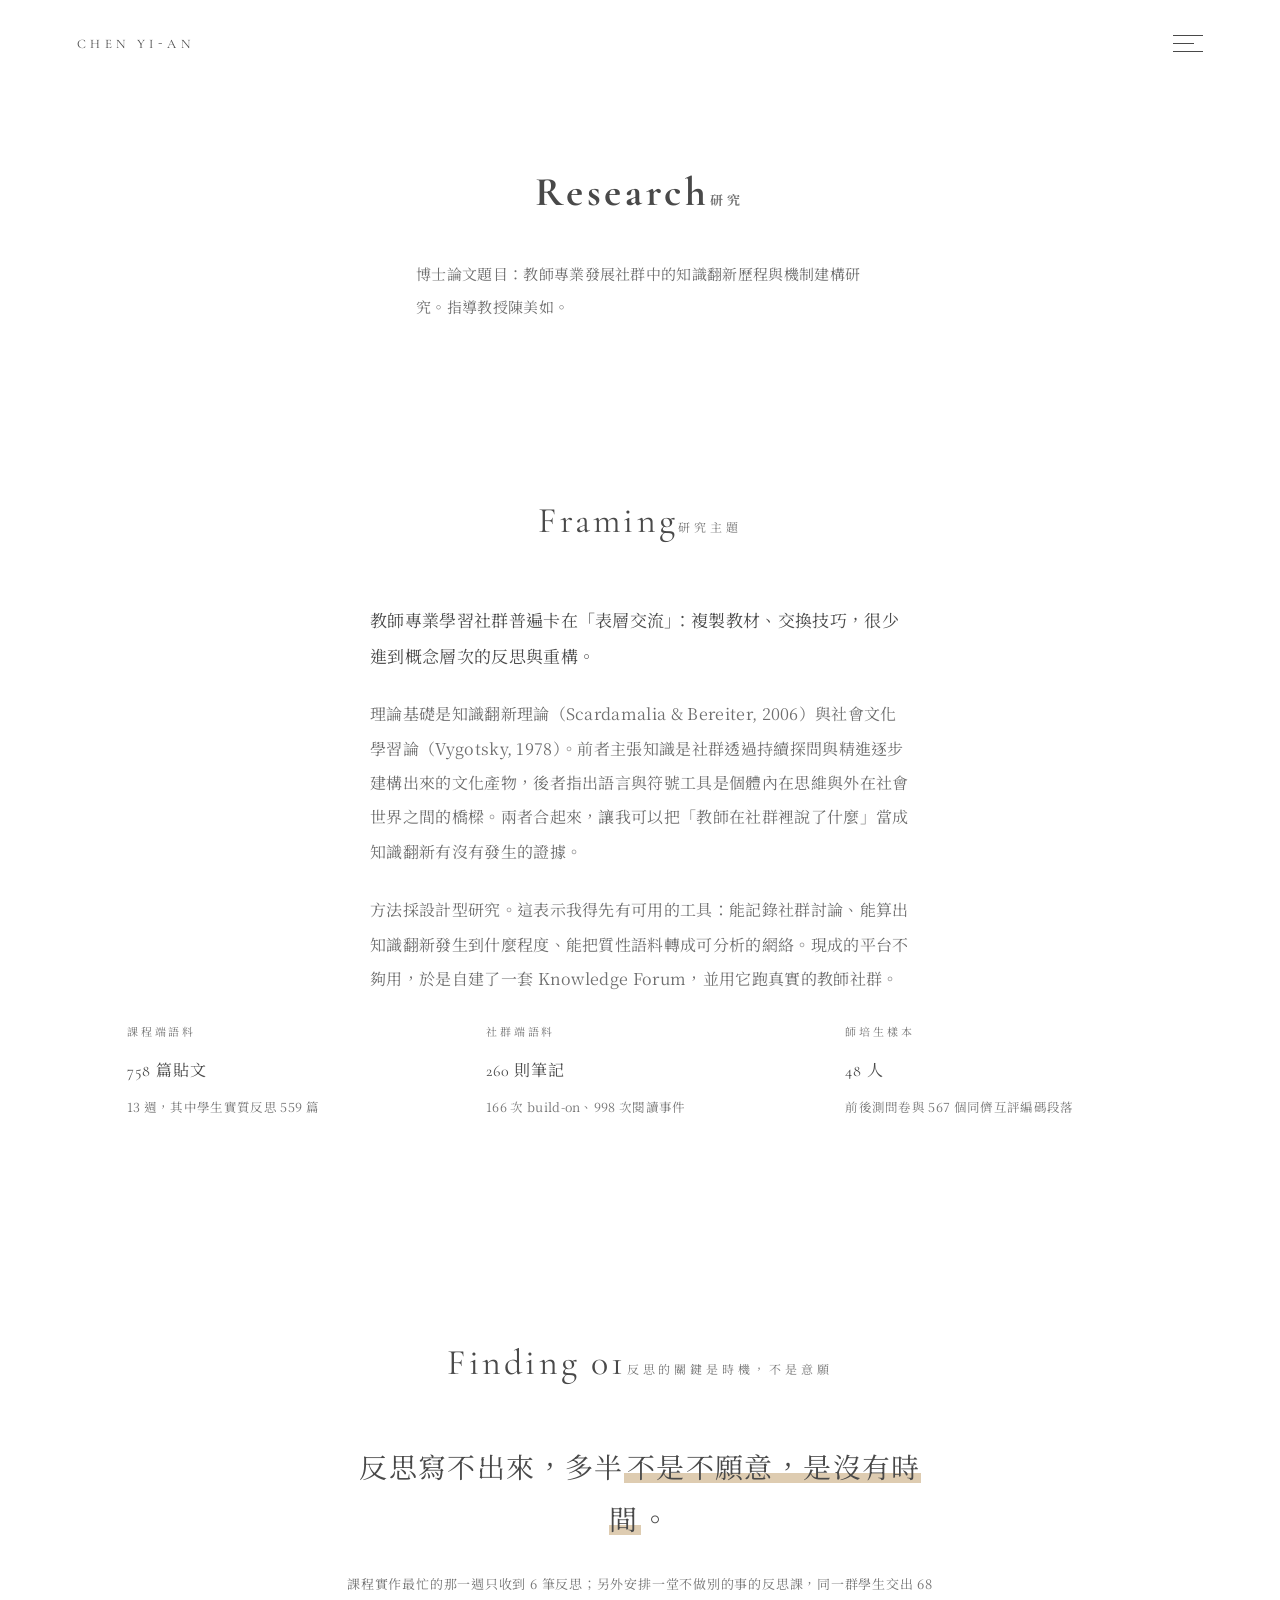
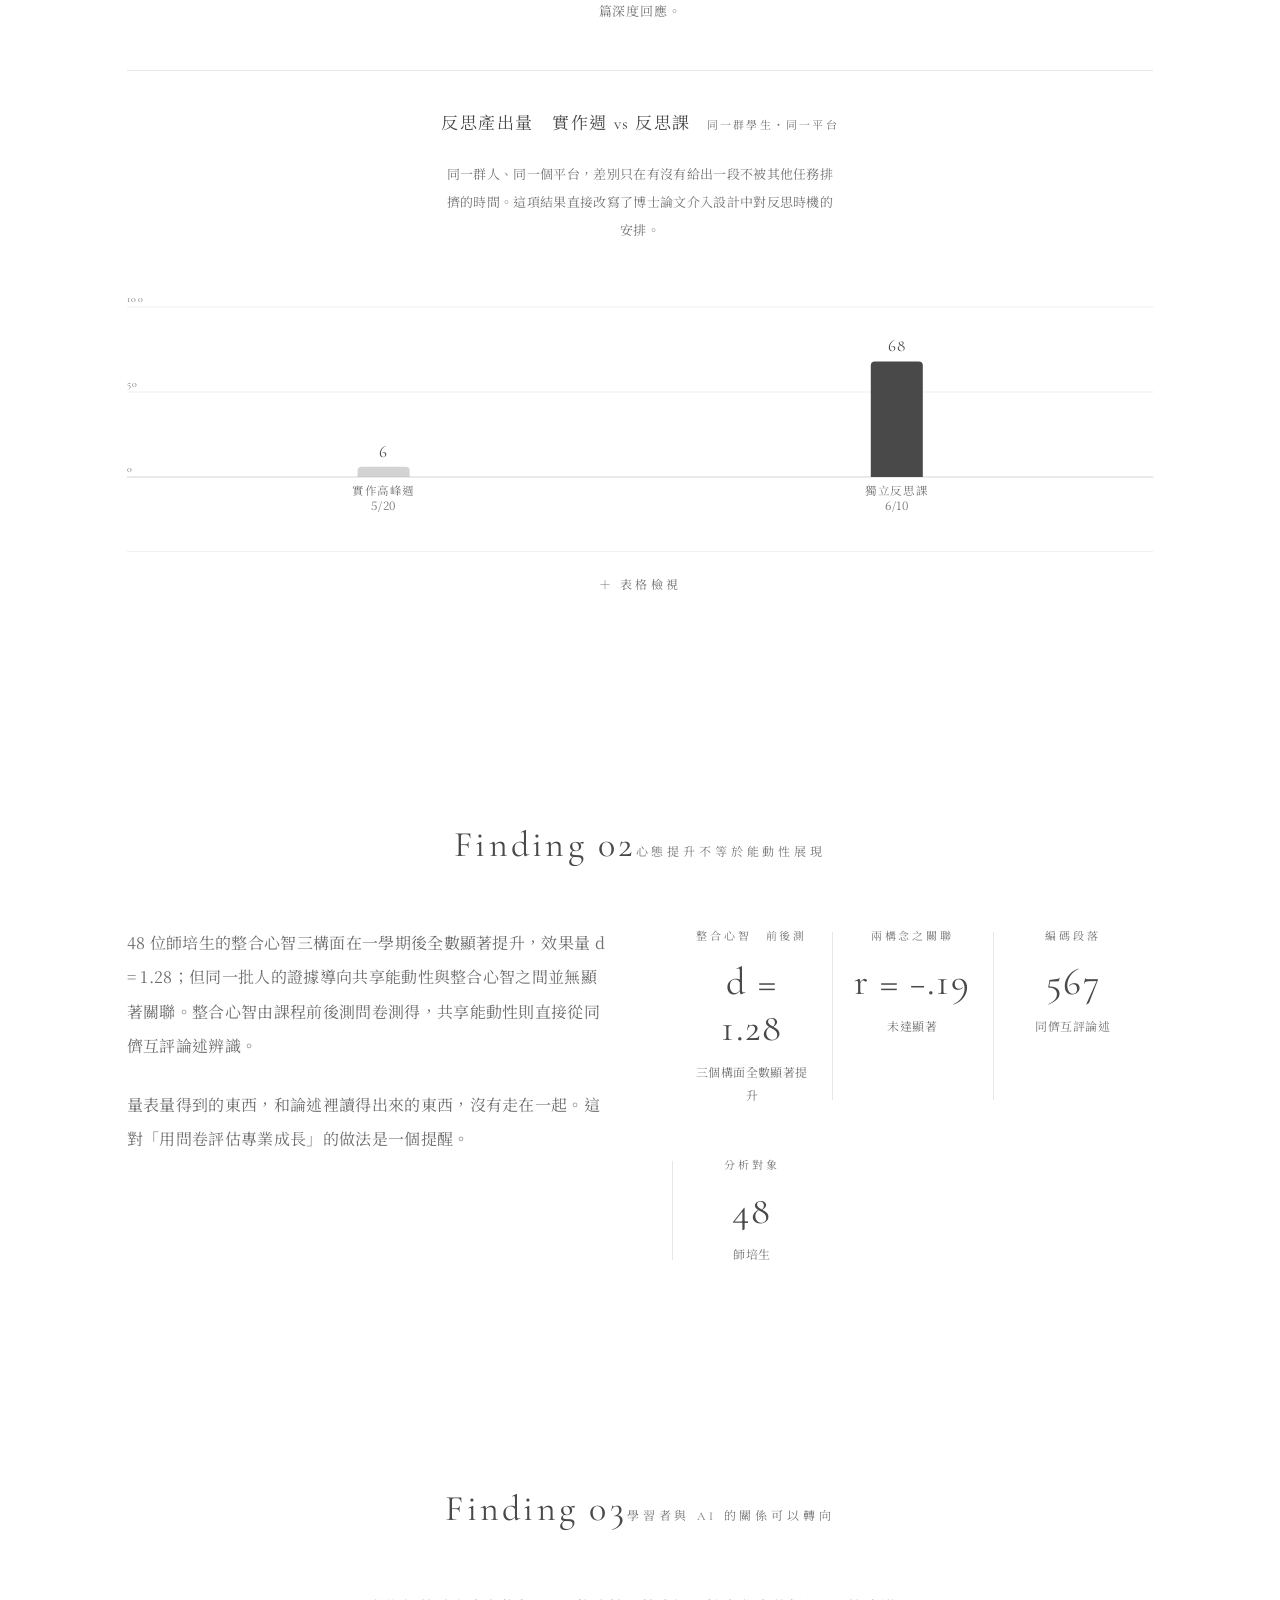
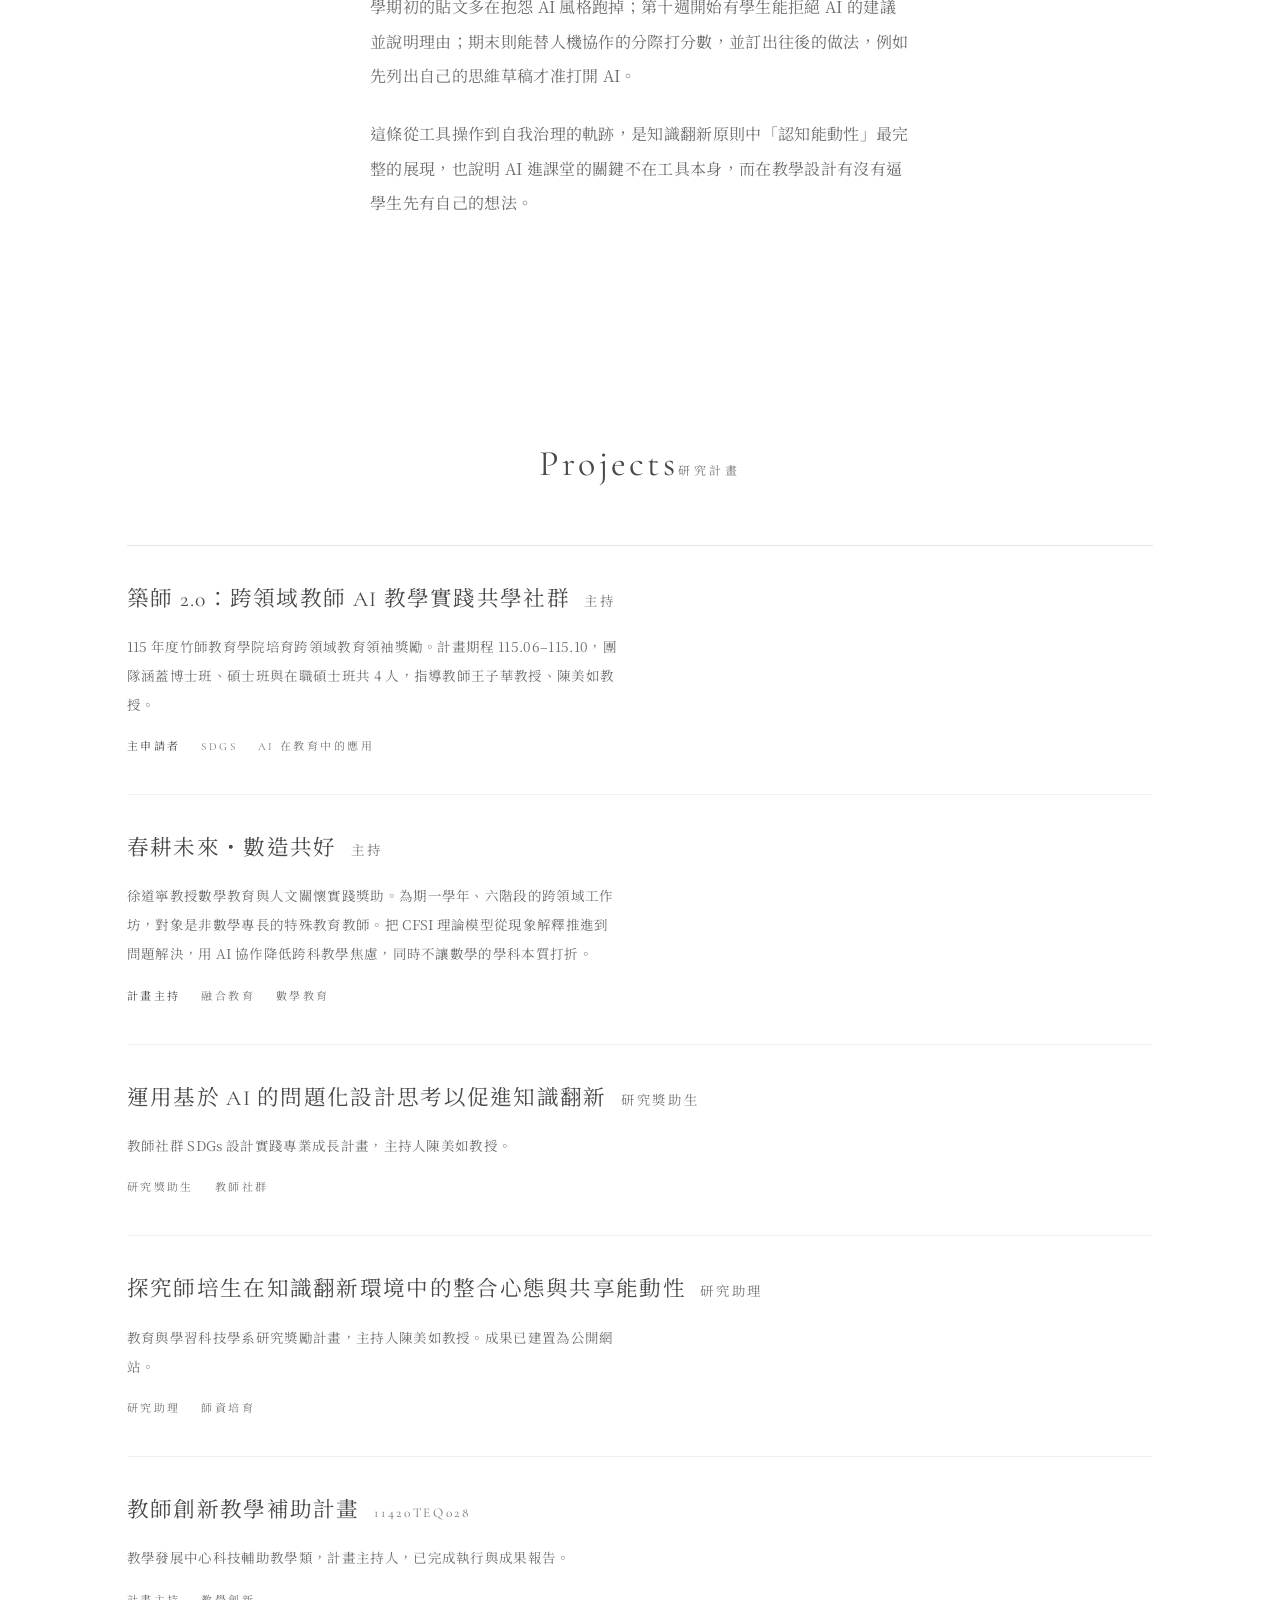
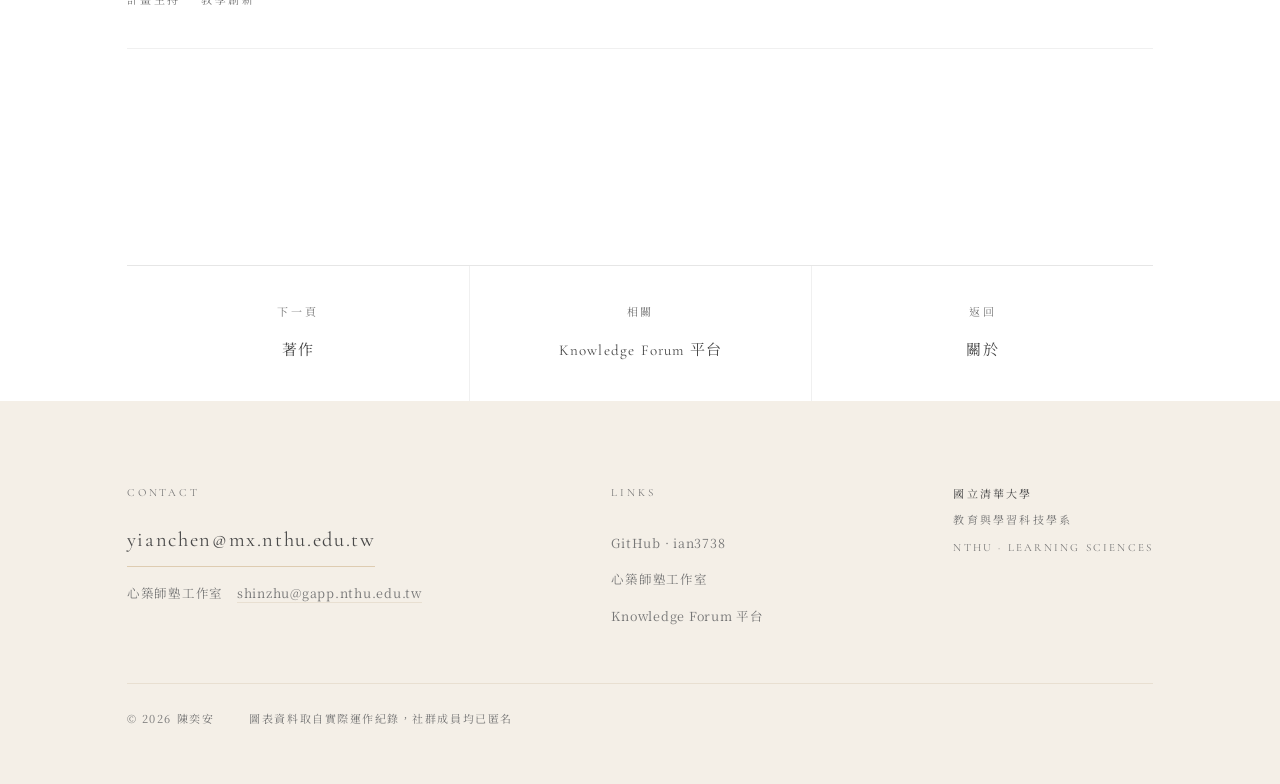
<file: research.html>
<!DOCTYPE html>
<html lang="zh-Hant">
<head>
<meta charset="utf-8">
<meta name="viewport" content="width=device-width, initial-scale=1">
<title>研究｜陳奕安</title>
<meta name="description" content="教師專業發展社群中的知識翻新歷程與機制建構研究，三項實證發現與進行中的研究計畫。">
<link rel="preconnect" href="https://fonts.googleapis.com">
<link rel="preconnect" href="https://fonts.gstatic.com" crossorigin>
<link href="https://fonts.googleapis.com/css2?family=Cormorant+Garamond:wght@300;400&family=Noto+Serif+TC:wght@300;400&display=swap" rel="stylesheet">
<link rel="stylesheet" href="assets/style.css">
</head>
<body>

<header class="site-head" id="sitehead">
  <a class="brand" href="index.html">Chen Yi<span class="hy">-</span>An</a>
  <button class="burger" id="burger" aria-label="選單" aria-expanded="false">
    <span></span><span></span><span></span>
  </button>
</header>

<div class="menu" id="menu">
  <div class="menu-in">
    <nav class="menu-list" aria-label="主選單">
        <a href="index.html">Home<span class="zh">總覽</span></a>
        <a href="about.html">Profile<span class="zh">關於</span></a>
        <a href="research.html">Research<span class="zh">研究</span></a>
        <a href="publications.html">Publications<span class="zh">著作</span></a>
        <a href="systems.html">Tools<span class="zh">工具</span></a>
        <a href="works.html">Works<span class="zh">教材</span></a>
        <a href="lectures.html">Lectures<span class="zh">講堂</span></a>
    </nav>
    <div class="menu-side">
      <a href="mailto:yianchen@mx.nthu.edu.tw">yianchen@mx.nthu.edu.tw</a><br>
      <a href="https://github.com/ian3738" target="_blank" rel="noopener">GitHub</a><br>
      <a href="https://sites.google.com/view/shinzhuteacher" target="_blank" rel="noopener">心築師塾工作室</a><br>
      <a href="https://kf-mvp-2cdbe.web.app/communities" target="_blank" rel="noopener">Knowledge Forum</a>
    </div>
  </div>
</div>

<main>
<header class="page-head">
  <div class="wrap">
    <h1 class="en">Research<span class="zh">研究</span></h1>
    <p class="page-sub">博士論文題目：教師專業發展社群中的知識翻新歷程與機制建構研究。指導教授陳美如。</p>
  </div>
</header>

<section>
  <div class="wrap">
    <div class="sec-head rise"><h2>Framing<span class="zh">研究主題</span></h2></div>
    <div class="prose rise">
      <p class="lead">教師專業學習社群普遍卡在「表層交流」：複製教材、交換技巧，很少進到概念層次的反思與重構。</p>
      <p>理論基礎是知識翻新理論（Scardamalia &amp; Bereiter, 2006）與社會文化學習論（Vygotsky, 1978）。前者主張知識是社群透過持續探問與精進逐步建構出來的文化產物，後者指出語言與符號工具是個體內在思維與外在社會世界之間的橋樑。兩者合起來，讓我可以把「教師在社群裡說了什麼」當成知識翻新有沒有發生的證據。</p>
      <p>方法採設計型研究。這表示我得先有可用的工具：能記錄社群討論、能算出知識翻新發生到什麼程度、能把質性語料轉成可分析的網絡。現成的平台不夠用，於是自建了一套 Knowledge Forum，並用它跑真實的教師社群。</p>
    </div>
    <div class="grid rise" style="margin-top:1.6rem">
      <div class="cell"><div class="cell-k">課程端語料</div><div class="cell-t">758 篇貼文</div><div class="cell-d">13 週，其中學生實質反思 559 篇</div></div>
      <div class="cell"><div class="cell-k">社群端語料</div><div class="cell-t">260 則筆記</div><div class="cell-d">166 次 build-on、998 次閱讀事件</div></div>
      <div class="cell"><div class="cell-k">師培生樣本</div><div class="cell-t">48 人</div><div class="cell-d">前後測問卷與 567 個同儕互評編碼段落</div></div>
    </div>
  </div>
</section>

<section>
  <div class="wrap">
    <div class="sec-head rise"><h2>Finding 01<span class="zh">反思的關鍵是時機，不是意願</span></h2></div>
    <blockquote class="pull rise">
      反思寫不出來，多半<span class="hl">不是不願意，是沒有時間</span>。
      <cite>課程實作最忙的那一週只收到 6 筆反思；另外安排一堂不做別的事的反思課，同一群學生交出 68 篇深度回應。</cite>
    </blockquote>
    <div class="panel rise">
      <div class="panel-head"><span class="panel-t">反思產出量　實作週 vs 反思課</span><span class="panel-n">同一群學生・同一平台</span></div>
      <div class="panel-body">
        <p class="panel-note">同一群人、同一個平台，差別只在有沒有給出一段不被其他任務排擠的時間。這項結果直接改寫了博士論文介入設計中對反思時機的安排。</p>
        <figure class="chart" id="c-reflect"><div class="plot"></div></figure>
      </div>
    </div>
  </div>
</section>

<section>
  <div class="wrap">
    <div class="sec-head rise"><h2>Finding 02<span class="zh">心態提升不等於能動性展現</span></h2></div>
    <div class="panels two rise">
      <div class="prose">
        <p>48 位師培生的整合心智三構面在一學期後全數顯著提升，效果量 d = 1.28；但同一批人的證據導向共享能動性與整合心智之間並無顯著關聯。整合心智由課程前後測問卷測得，共享能動性則直接從同儕互評論述辨識。</p>
        <p>量表量得到的東西，和論述裡讀得出來的東西，沒有走在一起。這對「用問卷評估專業成長」的做法是一個提醒。</p>
      </div>
      <div class="tiles">
        <div class="tile on"><div class="tile-k">整合心智　前後測</div><div class="tile-v">d = 1.28</div><div class="tile-d">三個構面全數顯著提升</div></div>
        <div class="tile"><div class="tile-k">兩構念之關聯</div><div class="tile-v">r = −.19</div><div class="tile-d">未達顯著</div></div>
        <div class="tile"><div class="tile-k">編碼段落</div><div class="tile-v">567</div><div class="tile-d">同儕互評論述</div></div>
        <div class="tile"><div class="tile-k">分析對象</div><div class="tile-v">48</div><div class="tile-d">師培生</div></div>
      </div>
    </div>
  </div>
</section>

<section>
  <div class="wrap">
    <div class="sec-head rise"><h2>Finding 03<span class="zh">學習者與 AI 的關係可以轉向</span></h2></div>
    <div class="prose rise">
      <p>學期初的貼文多在抱怨 AI 風格跑掉；第十週開始有學生能拒絕 AI 的建議並說明理由；期末則能替人機協作的分際打分數，並訂出往後的做法，例如先列出自己的思維草稿才准打開 AI。</p>
      <p>這條從工具操作到自我治理的軌跡，是知識翻新原則中「認知能動性」最完整的展現，也說明 AI 進課堂的關鍵不在工具本身，而在教學設計有沒有逼學生先有自己的想法。</p>
    </div>
  </div>
</section>

<section>
  <div class="wrap">
    <div class="sec-head rise"><h2>Projects<span class="zh">研究計畫</span></h2></div>
    <div class="list rise">
      <div class="item"><span class="i-num">P1</span><span class="i-main"><span class="i-title">築師 2.0：跨領域教師 AI 教學實踐共學社群<em>主持</em></span>
        <p class="i-desc">115 年度竹師教育學院培育跨領域教育領袖獎勵。計畫期程 115.06–115.10，團隊涵蓋博士班、碩士班與在職碩士班共 4 人，指導教師王子華教授、陳美如教授。</p>
        <span class="i-tags"><span class="tag on">主申請者</span><span class="tag">SDGs</span><span class="tag">AI 在教育中的應用</span></span></span></div>
      <div class="item"><span class="i-num">P2</span><span class="i-main"><span class="i-title">春耕未來・數造共好<em>主持</em></span>
        <p class="i-desc">徐道寧教授數學教育與人文關懷實踐獎助。為期一學年、六階段的跨領域工作坊，對象是非數學專長的特殊教育教師。把 CFSI 理論模型從現象解釋推進到問題解決，用 AI 協作降低跨科教學焦慮，同時不讓數學的學科本質打折。</p>
        <span class="i-tags"><span class="tag on">計畫主持</span><span class="tag">融合教育</span><span class="tag">數學教育</span></span></span></div>
      <div class="item"><span class="i-num">P3</span><span class="i-main"><span class="i-title">運用基於 AI 的問題化設計思考以促進知識翻新<em>研究獎助生</em></span>
        <p class="i-desc">教師社群 SDGs 設計實踐專業成長計畫，主持人陳美如教授。</p>
        <span class="i-tags"><span class="tag">研究獎助生</span><span class="tag">教師社群</span></span></span></div>
      <div class="item"><span class="i-num">P4</span><span class="i-main"><span class="i-title">探究師培生在知識翻新環境中的整合心態與共享能動性<em>研究助理</em></span>
        <p class="i-desc">教育與學習科技學系研究獎勵計畫，主持人陳美如教授。成果已建置為公開網站。</p>
        <span class="i-tags"><span class="tag">研究助理</span><span class="tag">師資培育</span></span></span></div>
      <div class="item"><span class="i-num">P5</span><span class="i-main"><span class="i-title">教師創新教學補助計畫<em>11420TEQ028</em></span>
        <p class="i-desc">教學發展中心科技輔助教學類，計畫主持人，已完成執行與成果報告。</p>
        <span class="i-tags"><span class="tag">計畫主持</span><span class="tag">教學創新</span></span></span></div>
    </div>
  </div>
</section>

<div class="wrap"><nav class="pager rise" aria-label="其他頁面">
  <a href="publications.html"><div class="k">下一頁</div><div class="t">著作</div></a>
  <a href="system-kf.html"><div class="k">相關</div><div class="t">Knowledge Forum 平台</div></a>
  <a href="about.html"><div class="k">返回</div><div class="t">關於</div></a>
</nav></div>

</main>

<footer>
  <div class="wrap">
    <div class="foot-grid">
      <div>
        <div class="foot-k">Contact</div>
        <a class="foot-mail" href="mailto:yianchen@mx.nthu.edu.tw">yianchen@mx.nthu.edu.tw</a>
        <div style="margin-top:.9rem;font-size:12.5px;color:var(--ink-muted);letter-spacing:.06em">
          心築師塾工作室　<a href="mailto:shinzhu@gapp.nthu.edu.tw" style="border-bottom:1px solid var(--sand-line)">shinzhu@gapp.nthu.edu.tw</a>
        </div>
      </div>
      <div class="foot-links">
        <div class="foot-k">Links</div>
        <a href="https://github.com/ian3738" target="_blank" rel="noopener">GitHub · ian3738</a>
        <a href="https://sites.google.com/view/shinzhuteacher" target="_blank" rel="noopener">心築師塾工作室</a>
        <a href="https://kf-mvp-2cdbe.web.app/communities" target="_blank" rel="noopener">Knowledge Forum 平台</a>
      </div>
      <div class="seal"><b>國立清華大學</b>教育與學習科技學系<br>NTHU · Learning Sciences</div>
    </div>
    <div class="colophon">
      <span>© 2026 陳奕安</span>
      <span>圖表資料取自實際運作紀錄，社群成員均已匿名</span>
    </div>
  </div>
</footer>

<script src="assets/data.js"></script>
<script src="assets/charts.js"></script>
<script src="assets/site.js"></script>
</body>
</html>
</file>
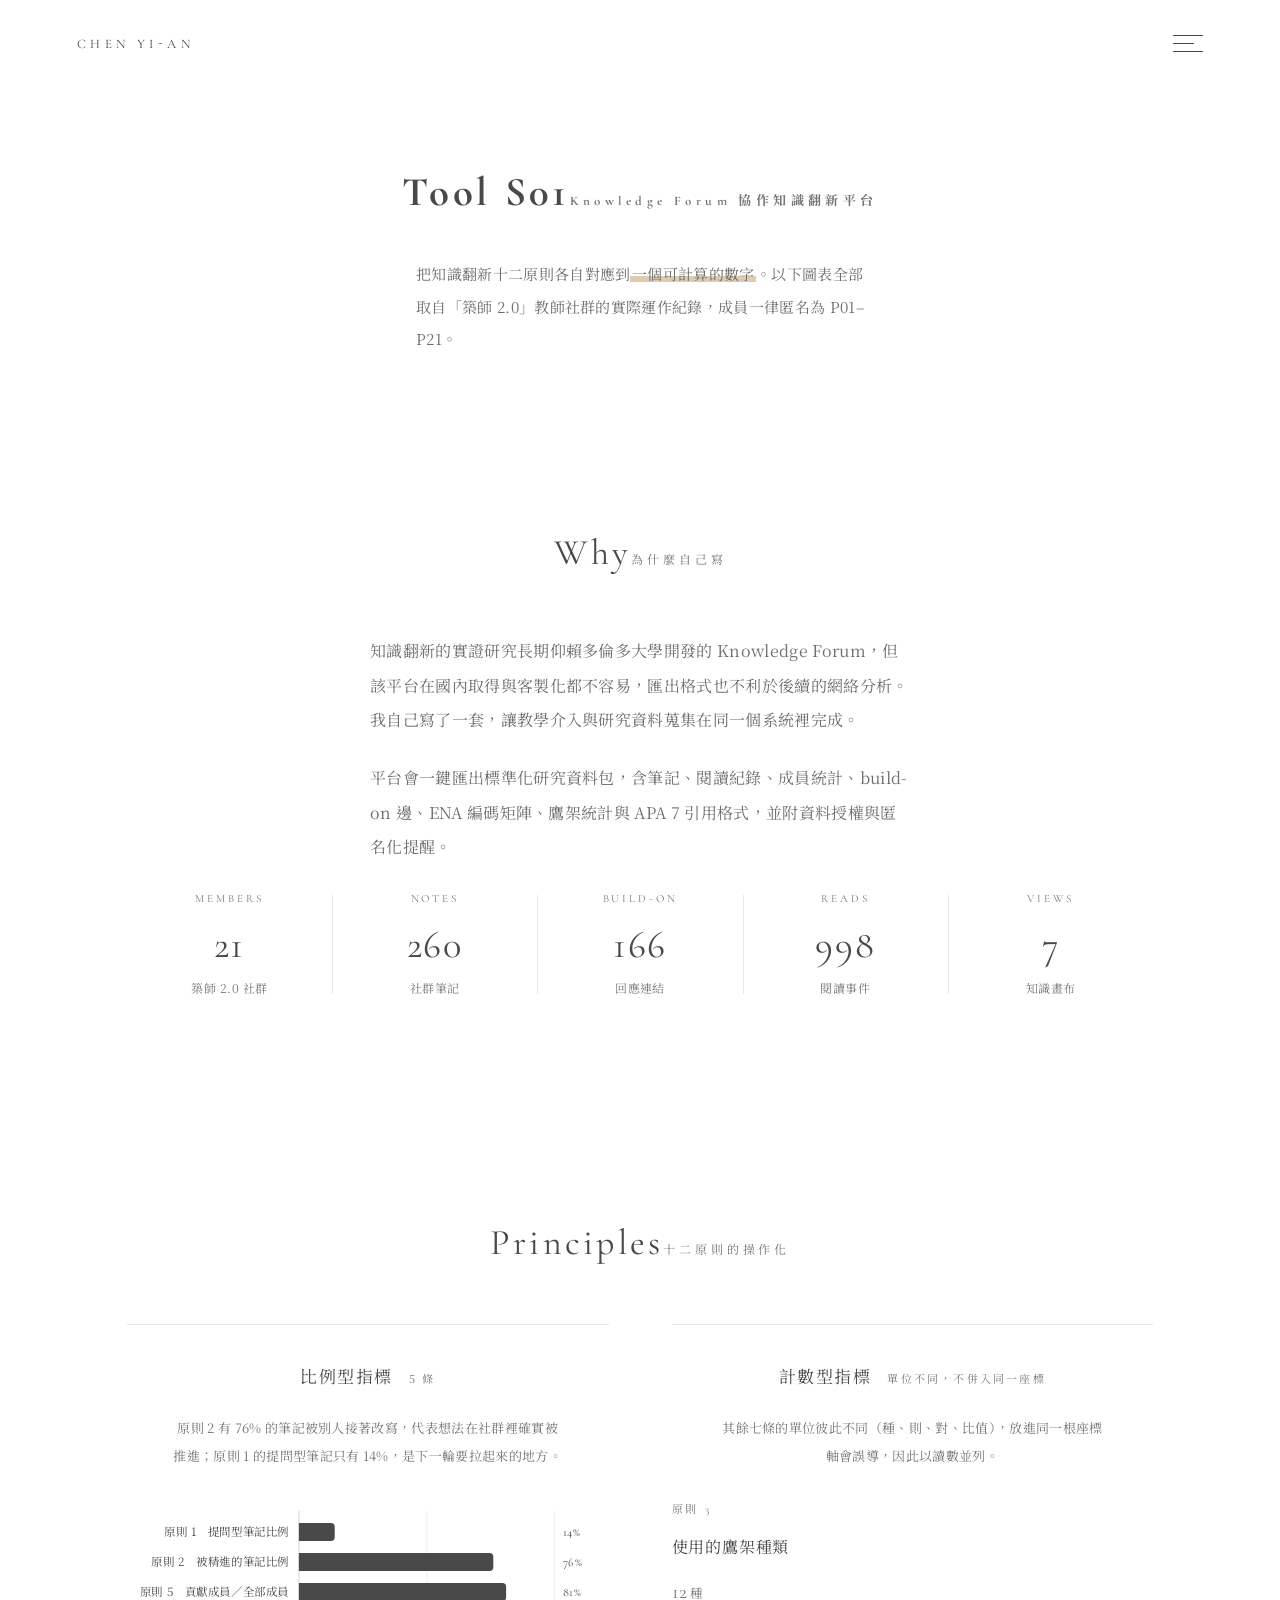
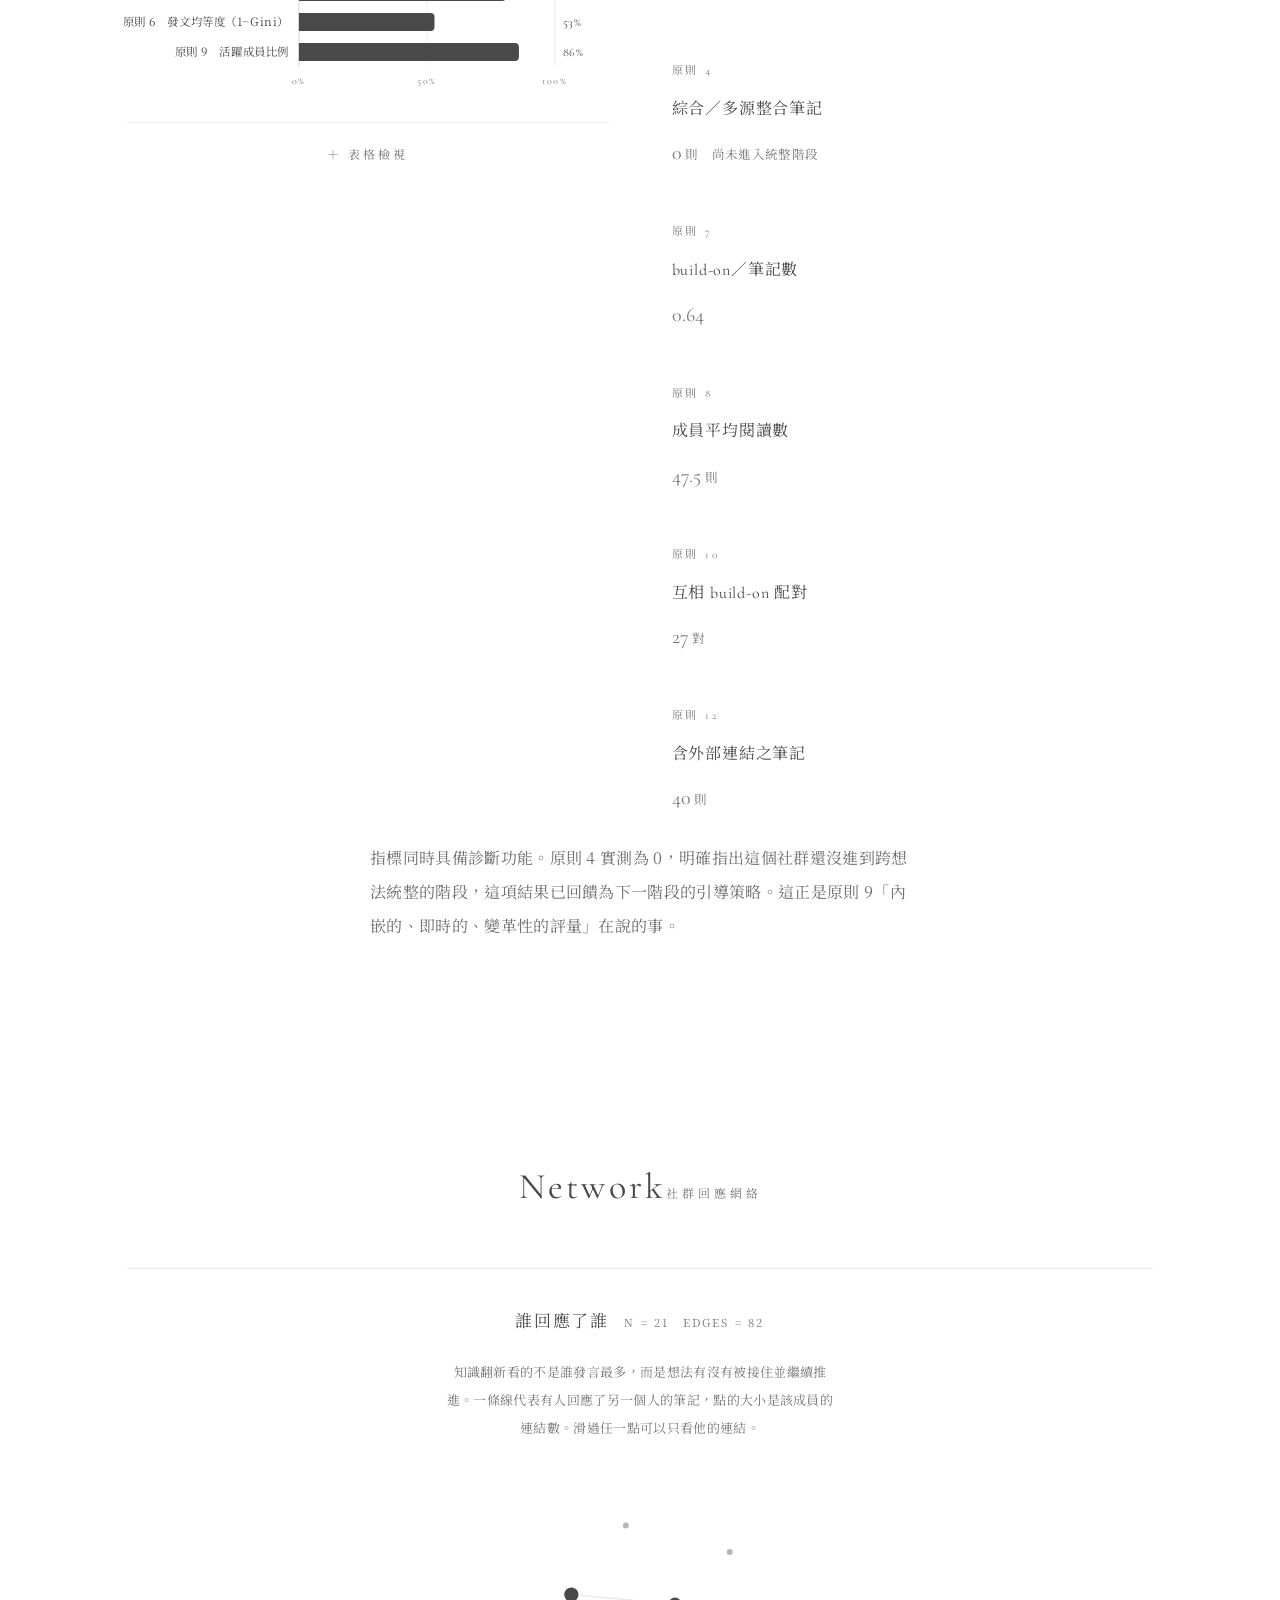
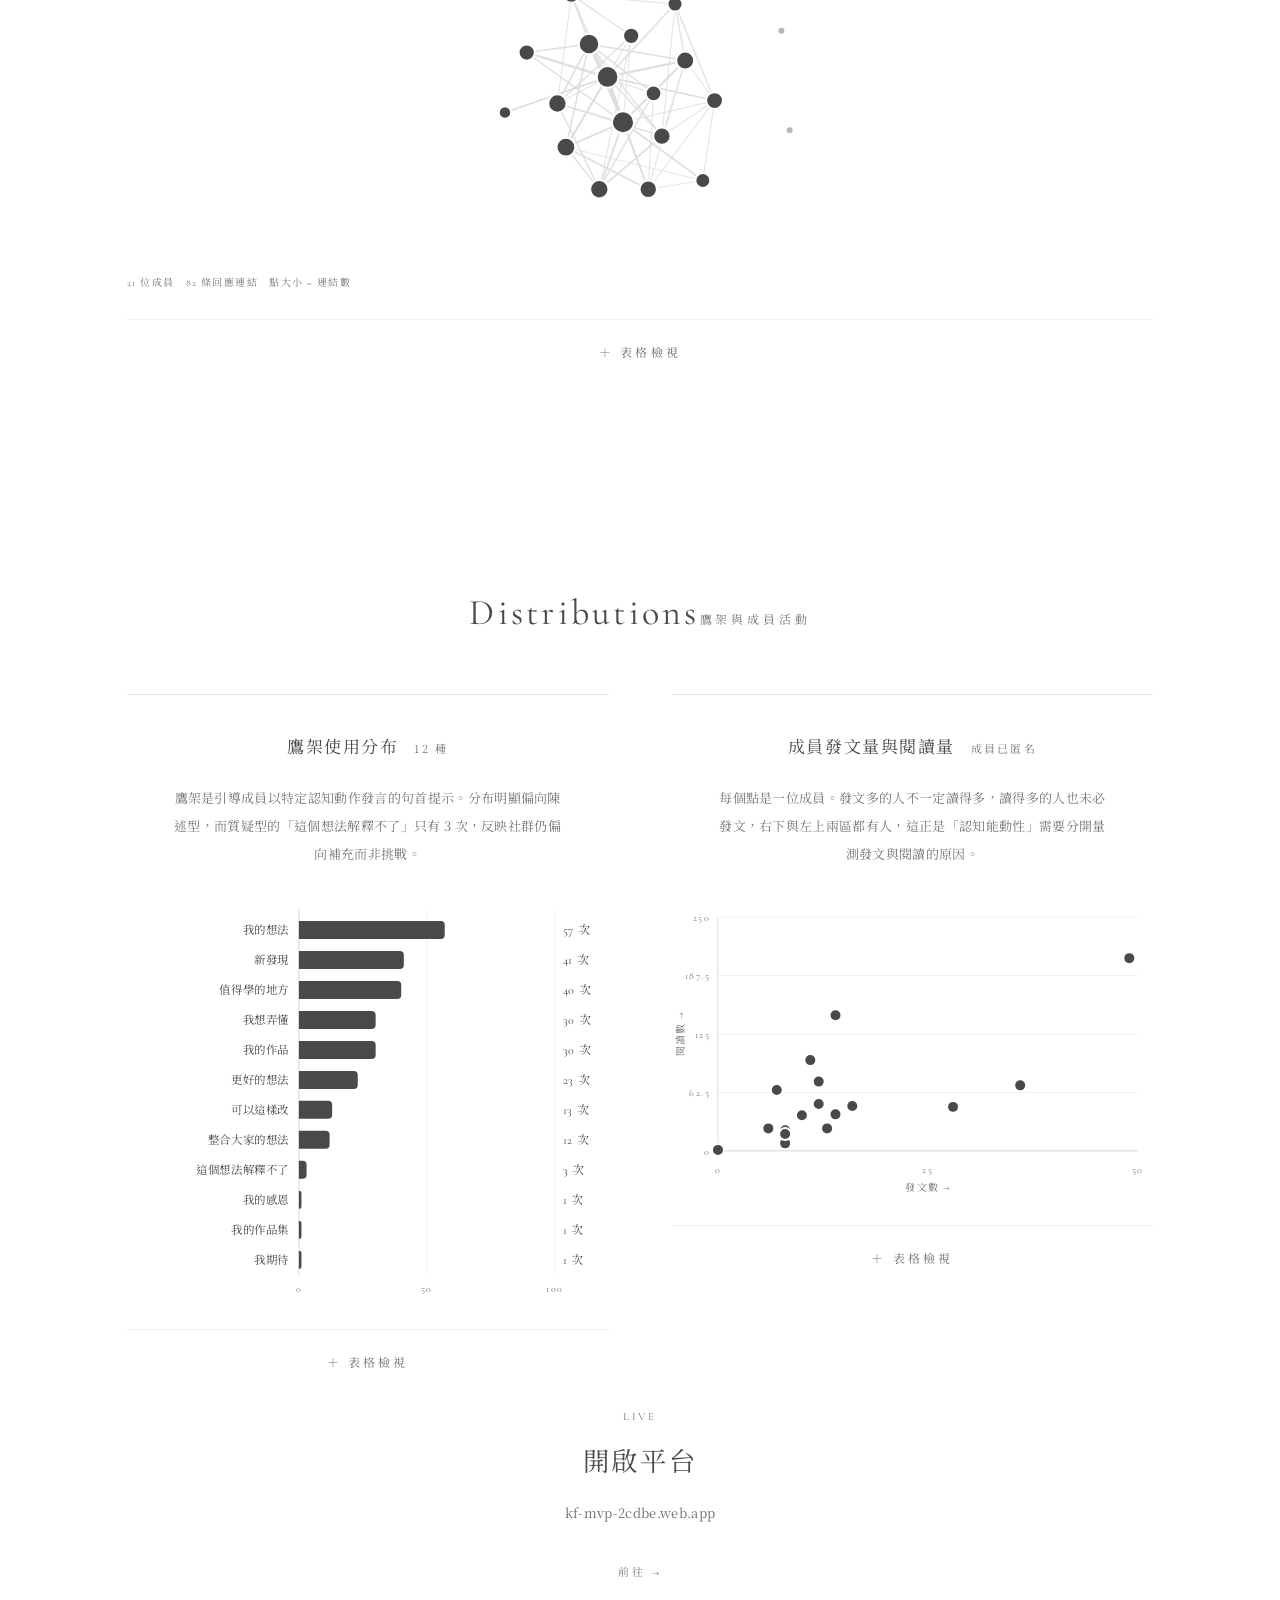
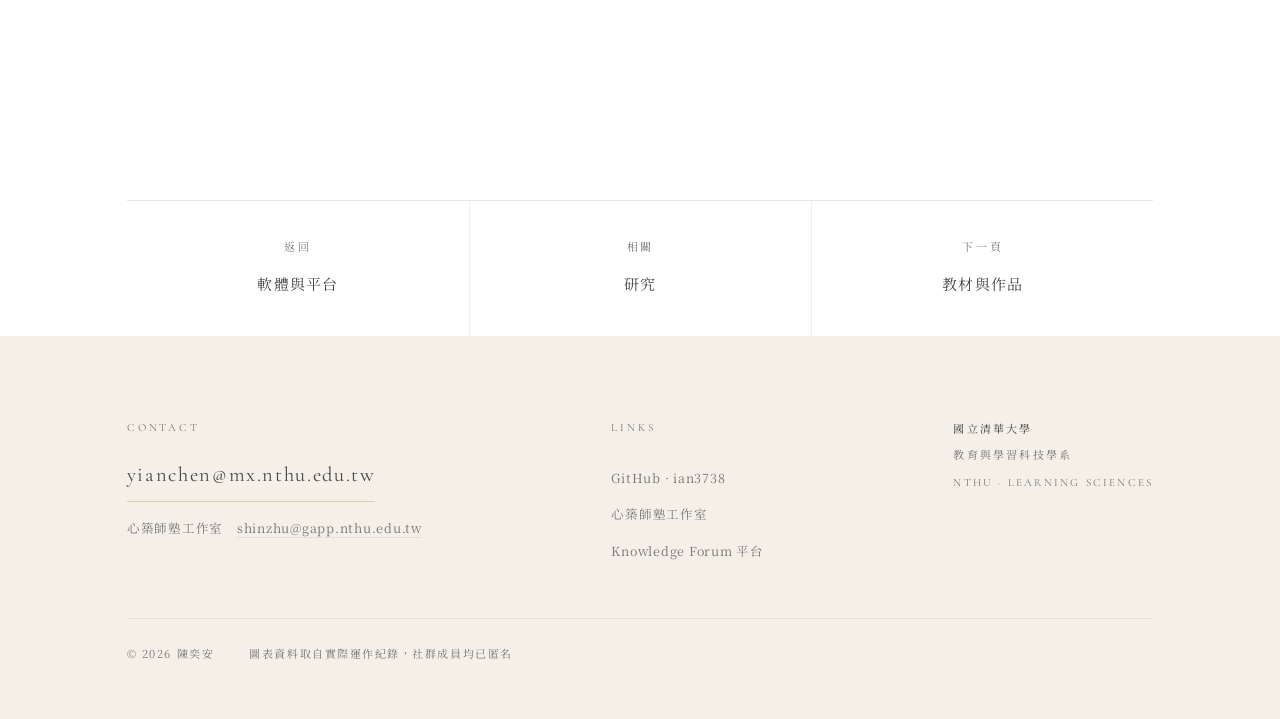
<file: system-kf.html>
<!DOCTYPE html>
<html lang="zh-Hant">
<head>
<meta charset="utf-8">
<meta name="viewport" content="width=device-width, initial-scale=1">
<title>Knowledge Forum 平台｜陳奕安</title>
<meta name="description" content="為研究需求開發的知識翻新協作平台：十二原則的操作化指標、鷹架分布、成員活動與 build-on 網絡。">
<link rel="preconnect" href="https://fonts.googleapis.com">
<link rel="preconnect" href="https://fonts.gstatic.com" crossorigin>
<link href="https://fonts.googleapis.com/css2?family=Cormorant+Garamond:wght@300;400&family=Noto+Serif+TC:wght@300;400&display=swap" rel="stylesheet">
<link rel="stylesheet" href="assets/style.css">
</head>
<body>

<header class="site-head" id="sitehead">
  <a class="brand" href="index.html">Chen Yi<span class="hy">-</span>An</a>
  <button class="burger" id="burger" aria-label="選單" aria-expanded="false">
    <span></span><span></span><span></span>
  </button>
</header>

<div class="menu" id="menu">
  <div class="menu-in">
    <nav class="menu-list" aria-label="主選單">
        <a href="index.html">Home<span class="zh">總覽</span></a>
        <a href="about.html">Profile<span class="zh">關於</span></a>
        <a href="research.html">Research<span class="zh">研究</span></a>
        <a href="publications.html">Publications<span class="zh">著作</span></a>
        <a href="systems.html">Tools<span class="zh">工具</span></a>
        <a href="works.html">Works<span class="zh">教材</span></a>
        <a href="lectures.html">Lectures<span class="zh">講堂</span></a>
    </nav>
    <div class="menu-side">
      <a href="mailto:yianchen@mx.nthu.edu.tw">yianchen@mx.nthu.edu.tw</a><br>
      <a href="https://github.com/ian3738" target="_blank" rel="noopener">GitHub</a><br>
      <a href="https://sites.google.com/view/shinzhuteacher" target="_blank" rel="noopener">心築師塾工作室</a><br>
      <a href="https://kf-mvp-2cdbe.web.app/communities" target="_blank" rel="noopener">Knowledge Forum</a>
    </div>
  </div>
</div>

<main>
<header class="page-head">
  <div class="wrap">
    <h1 class="en">Tool S01<span class="zh">Knowledge Forum 協作知識翻新平台</span></h1>
    <p class="page-sub">把知識翻新十二原則各自對應到<span class="hl">一個可計算的數字</span>。以下圖表全部取自「築師 2.0」教師社群的實際運作紀錄，成員一律匿名為 P01–P21。</p>
  </div>
</header>

<section>
  <div class="wrap">
    <div class="sec-head rise"><h2>Why<span class="zh">為什麼自己寫</span></h2></div>
    <div class="prose rise">
      <p>知識翻新的實證研究長期仰賴多倫多大學開發的 Knowledge Forum，但該平台在國內取得與客製化都不容易，匯出格式也不利於後續的網絡分析。我自己寫了一套，讓教學介入與研究資料蒐集在同一個系統裡完成。</p>
      <p>平台會一鍵匯出標準化研究資料包，含筆記、閱讀紀錄、成員統計、build-on 邊、ENA 編碼矩陣、鷹架統計與 APA 7 引用格式，並附資料授權與匿名化提醒。</p>
    </div>
    <div class="tiles rise" style="margin-top:1.5rem">
      <div class="tile on"><div class="tile-k">Members</div><div class="tile-v">21</div><div class="tile-d">築師 2.0 社群</div></div>
      <div class="tile"><div class="tile-k">Notes</div><div class="tile-v">260</div><div class="tile-d">社群筆記</div></div>
      <div class="tile"><div class="tile-k">Build-on</div><div class="tile-v">166</div><div class="tile-d">回應連結</div></div>
      <div class="tile"><div class="tile-k">Reads</div><div class="tile-v">998</div><div class="tile-d">閱讀事件</div></div>
      <div class="tile"><div class="tile-k">Views</div><div class="tile-v">7</div><div class="tile-d">知識畫布</div></div>
    </div>
  </div>
</section>

<section>
  <div class="wrap">
    <div class="sec-head rise"><h2>Principles<span class="zh">十二原則的操作化</span></h2></div>
    <div class="panels two rise">
      <div class="panel">
        <div class="panel-head"><span class="panel-t">比例型指標</span><span class="panel-n">5 條</span></div>
        <div class="panel-body">
          <p class="panel-note">原則 2 有 76% 的筆記被別人接著改寫，代表想法在社群裡確實被推進；原則 1 的提問型筆記只有 14%，是下一輪要拉起來的地方。</p>
          <figure class="chart" id="c-kb-pct"><div class="plot"></div></figure>
        </div>
      </div>
      <div class="panel">
        <div class="panel-head"><span class="panel-t">計數型指標</span><span class="panel-n">單位不同，不併入同一座標</span></div>
        <div class="panel-body">
          <p class="panel-note">其餘七條的單位彼此不同（種、則、對、比值），放進同一根座標軸會誤導，因此以讀數並列。</p>
          <div class="grid">
            <div class="cell"><div class="cell-k">原則 3</div><div class="cell-t">使用的鷹架種類</div><div class="cell-d"><b style="font-family:var(--f-display);font-size:1.25rem">12</b> 種</div></div>
            <div class="cell"><div class="cell-k">原則 4</div><div class="cell-t">綜合／多源整合筆記</div><div class="cell-d"><b style="font-family:var(--f-display);font-size:1.25rem">0</b> 則　尚未進入統整階段</div></div>
            <div class="cell"><div class="cell-k">原則 7</div><div class="cell-t">build-on／筆記數</div><div class="cell-d"><b style="font-family:var(--f-display);font-size:1.25rem">0.64</b></div></div>
            <div class="cell"><div class="cell-k">原則 8</div><div class="cell-t">成員平均閱讀數</div><div class="cell-d"><b style="font-family:var(--f-display);font-size:1.25rem">47.5</b> 則</div></div>
            <div class="cell"><div class="cell-k">原則 10</div><div class="cell-t">互相 build-on 配對</div><div class="cell-d"><b style="font-family:var(--f-display);font-size:1.25rem">27</b> 對</div></div>
            <div class="cell"><div class="cell-k">原則 12</div><div class="cell-t">含外部連結之筆記</div><div class="cell-d"><b style="font-family:var(--f-display);font-size:1.25rem">40</b> 則</div></div>
          </div>
        </div>
      </div>
    </div>
    <div class="prose rise" style="margin-top:1.4rem">
      <p>指標同時具備診斷功能。原則 4 實測為 0，明確指出這個社群還沒進到跨想法統整的階段，這項結果已回饋為下一階段的引導策略。這正是原則 9「內嵌的、即時的、變革性的評量」在說的事。</p>
    </div>
  </div>
</section>

<section>
  <div class="wrap">
    <div class="sec-head rise"><h2>Network<span class="zh">社群回應網絡</span></h2></div>
    <div class="panel rise">
      <div class="panel-head"><span class="panel-t">誰回應了誰</span><span class="panel-n">N = 21　EDGES = 82</span></div>
      <div class="panel-body">
        <p class="panel-note">知識翻新看的不是誰發言最多，而是想法有沒有被接住並繼續推進。一條線代表有人回應了另一個人的筆記，點的大小是該成員的連結數。滑過任一點可以只看他的連結。</p>
        <figure class="chart" id="c-network"><div class="plot"></div></figure>
      </div>
    </div>
  </div>
</section>

<section>
  <div class="wrap">
    <div class="sec-head rise"><h2>Distributions<span class="zh">鷹架與成員活動</span></h2></div>
    <div class="panels two rise">
      <div class="panel">
        <div class="panel-head"><span class="panel-t">鷹架使用分布</span><span class="panel-n">12 種</span></div>
        <div class="panel-body">
          <p class="panel-note">鷹架是引導成員以特定認知動作發言的句首提示。分布明顯偏向陳述型，而質疑型的「這個想法解釋不了」只有 3 次，反映社群仍偏向補充而非挑戰。</p>
          <figure class="chart" id="c-scaffold"><div class="plot"></div></figure>
        </div>
      </div>
      <div class="panel">
        <div class="panel-head"><span class="panel-t">成員發文量與閱讀量</span><span class="panel-n">成員已匿名</span></div>
        <div class="panel-body">
          <p class="panel-note">每個點是一位成員。發文多的人不一定讀得多，讀得多的人也未必發文，右下與左上兩區都有人，這正是「認知能動性」需要分開量測發文與閱讀的原因。</p>
          <figure class="chart" id="c-scatter"><div class="plot"></div></figure>
        </div>
      </div>
    </div>
    <div class="rise" style="margin-top:1.6rem">
      <a class="portal" href="https://kf-mvp-2cdbe.web.app/communities" target="_blank" rel="noopener" style="min-height:0">
        <div class="portal-n">Live</div><div class="portal-t">開啟平台</div>
        <p class="portal-d">kf-mvp-2cdbe.web.app</p>
        <div class="portal-go">前往 →</div>
      </a>
    </div>
  </div>
</section>

<div class="wrap"><nav class="pager rise" aria-label="其他頁面">
  <a href="systems.html"><div class="k">返回</div><div class="t">軟體與平台</div></a>
  <a href="research.html"><div class="k">相關</div><div class="t">研究</div></a>
  <a href="works.html"><div class="k">下一頁</div><div class="t">教材與作品</div></a>
</nav></div>

</main>

<footer>
  <div class="wrap">
    <div class="foot-grid">
      <div>
        <div class="foot-k">Contact</div>
        <a class="foot-mail" href="mailto:yianchen@mx.nthu.edu.tw">yianchen@mx.nthu.edu.tw</a>
        <div style="margin-top:.9rem;font-size:12.5px;color:var(--ink-muted);letter-spacing:.06em">
          心築師塾工作室　<a href="mailto:shinzhu@gapp.nthu.edu.tw" style="border-bottom:1px solid var(--sand-line)">shinzhu@gapp.nthu.edu.tw</a>
        </div>
      </div>
      <div class="foot-links">
        <div class="foot-k">Links</div>
        <a href="https://github.com/ian3738" target="_blank" rel="noopener">GitHub · ian3738</a>
        <a href="https://sites.google.com/view/shinzhuteacher" target="_blank" rel="noopener">心築師塾工作室</a>
        <a href="https://kf-mvp-2cdbe.web.app/communities" target="_blank" rel="noopener">Knowledge Forum 平台</a>
      </div>
      <div class="seal"><b>國立清華大學</b>教育與學習科技學系<br>NTHU · Learning Sciences</div>
    </div>
    <div class="colophon">
      <span>© 2026 陳奕安</span>
      <span>圖表資料取自實際運作紀錄，社群成員均已匿名</span>
    </div>
  </div>
</footer>

<script src="assets/data.js"></script>
<script src="assets/charts.js"></script>
<script src="assets/site.js"></script>
</body>
</html>
</file>
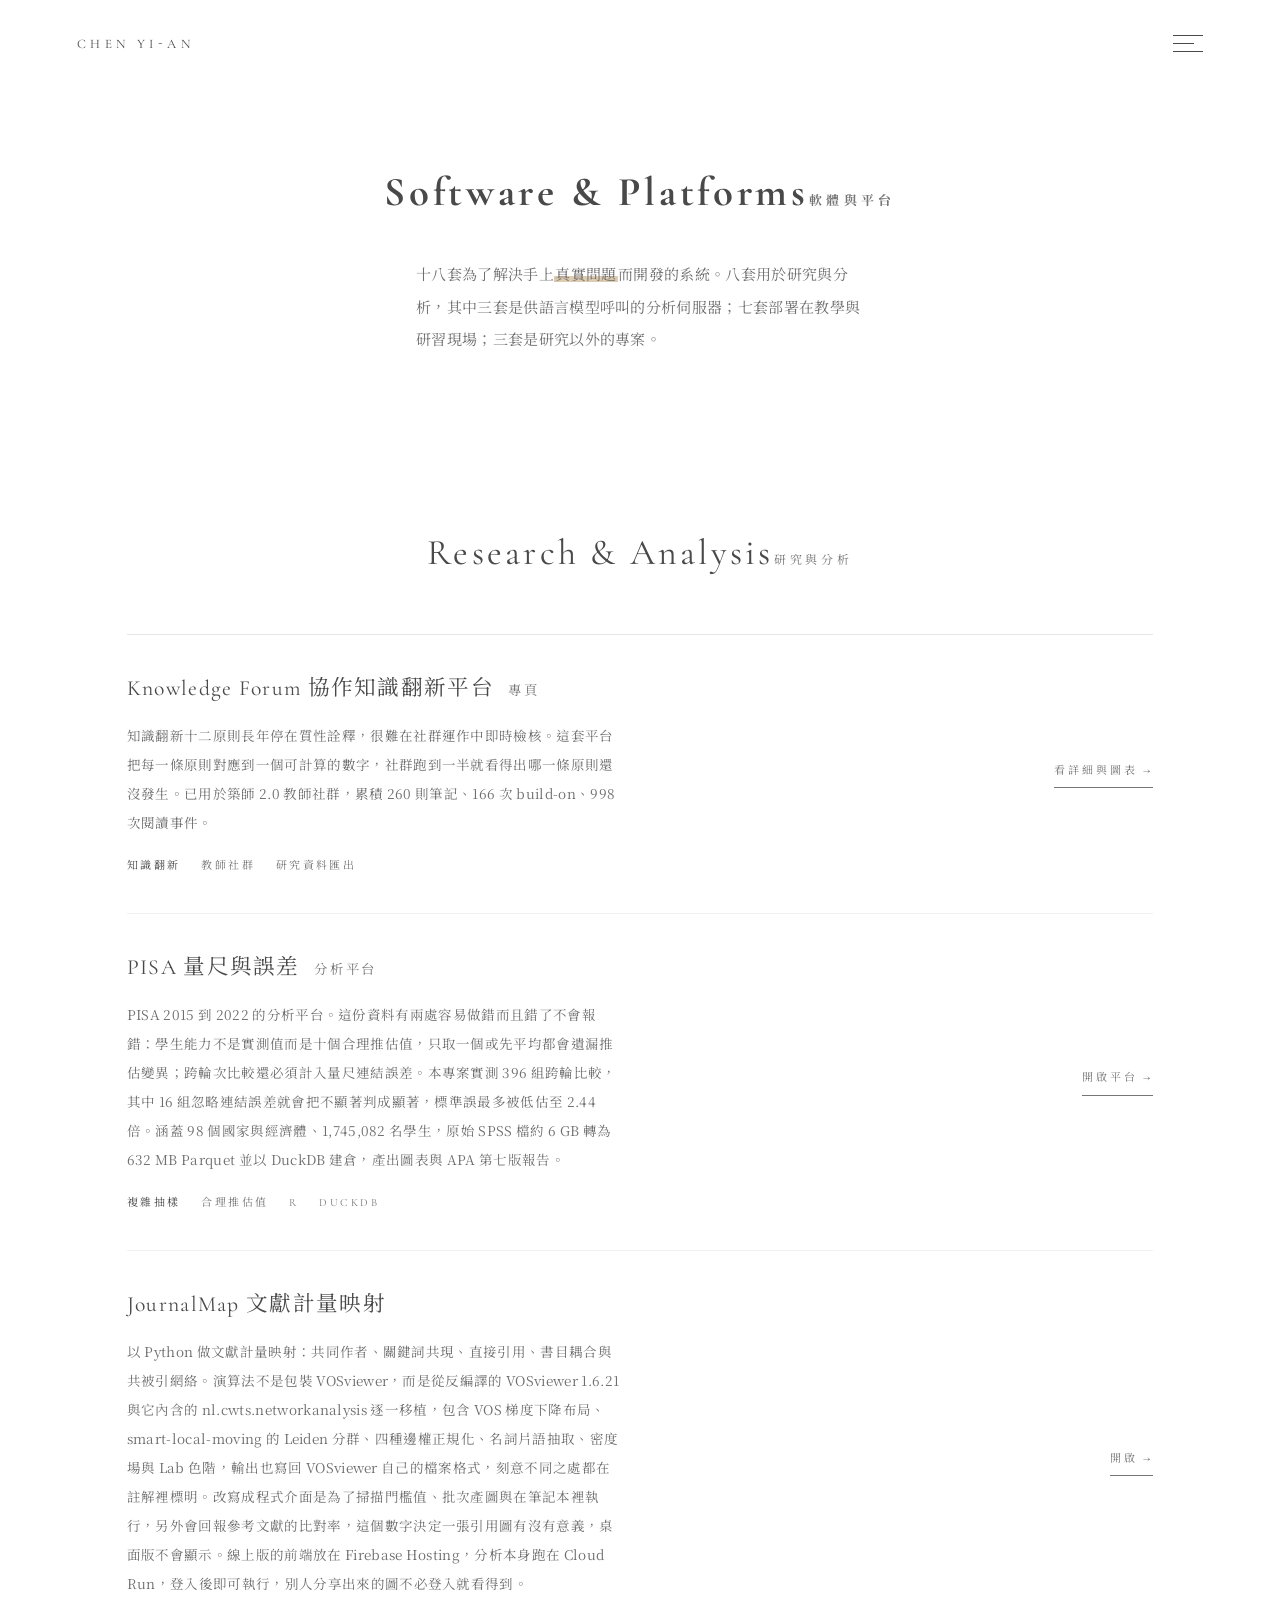
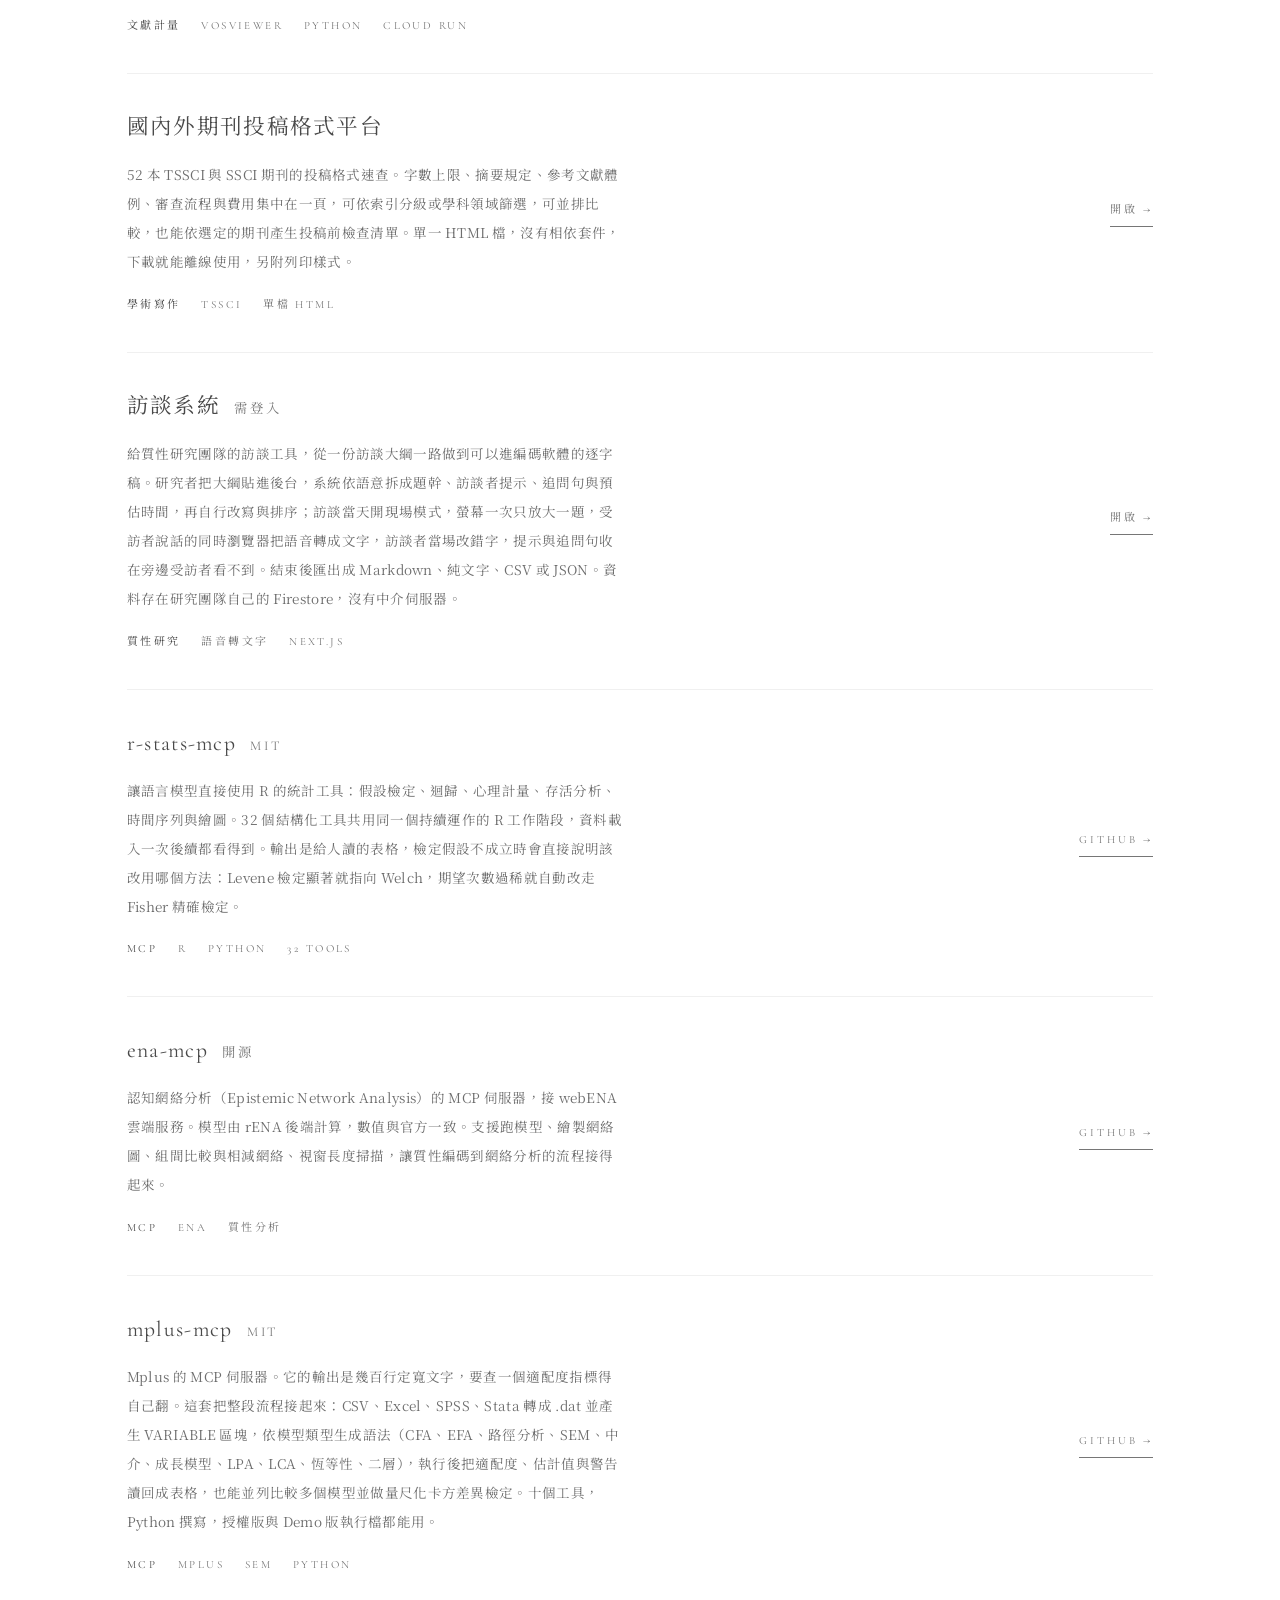
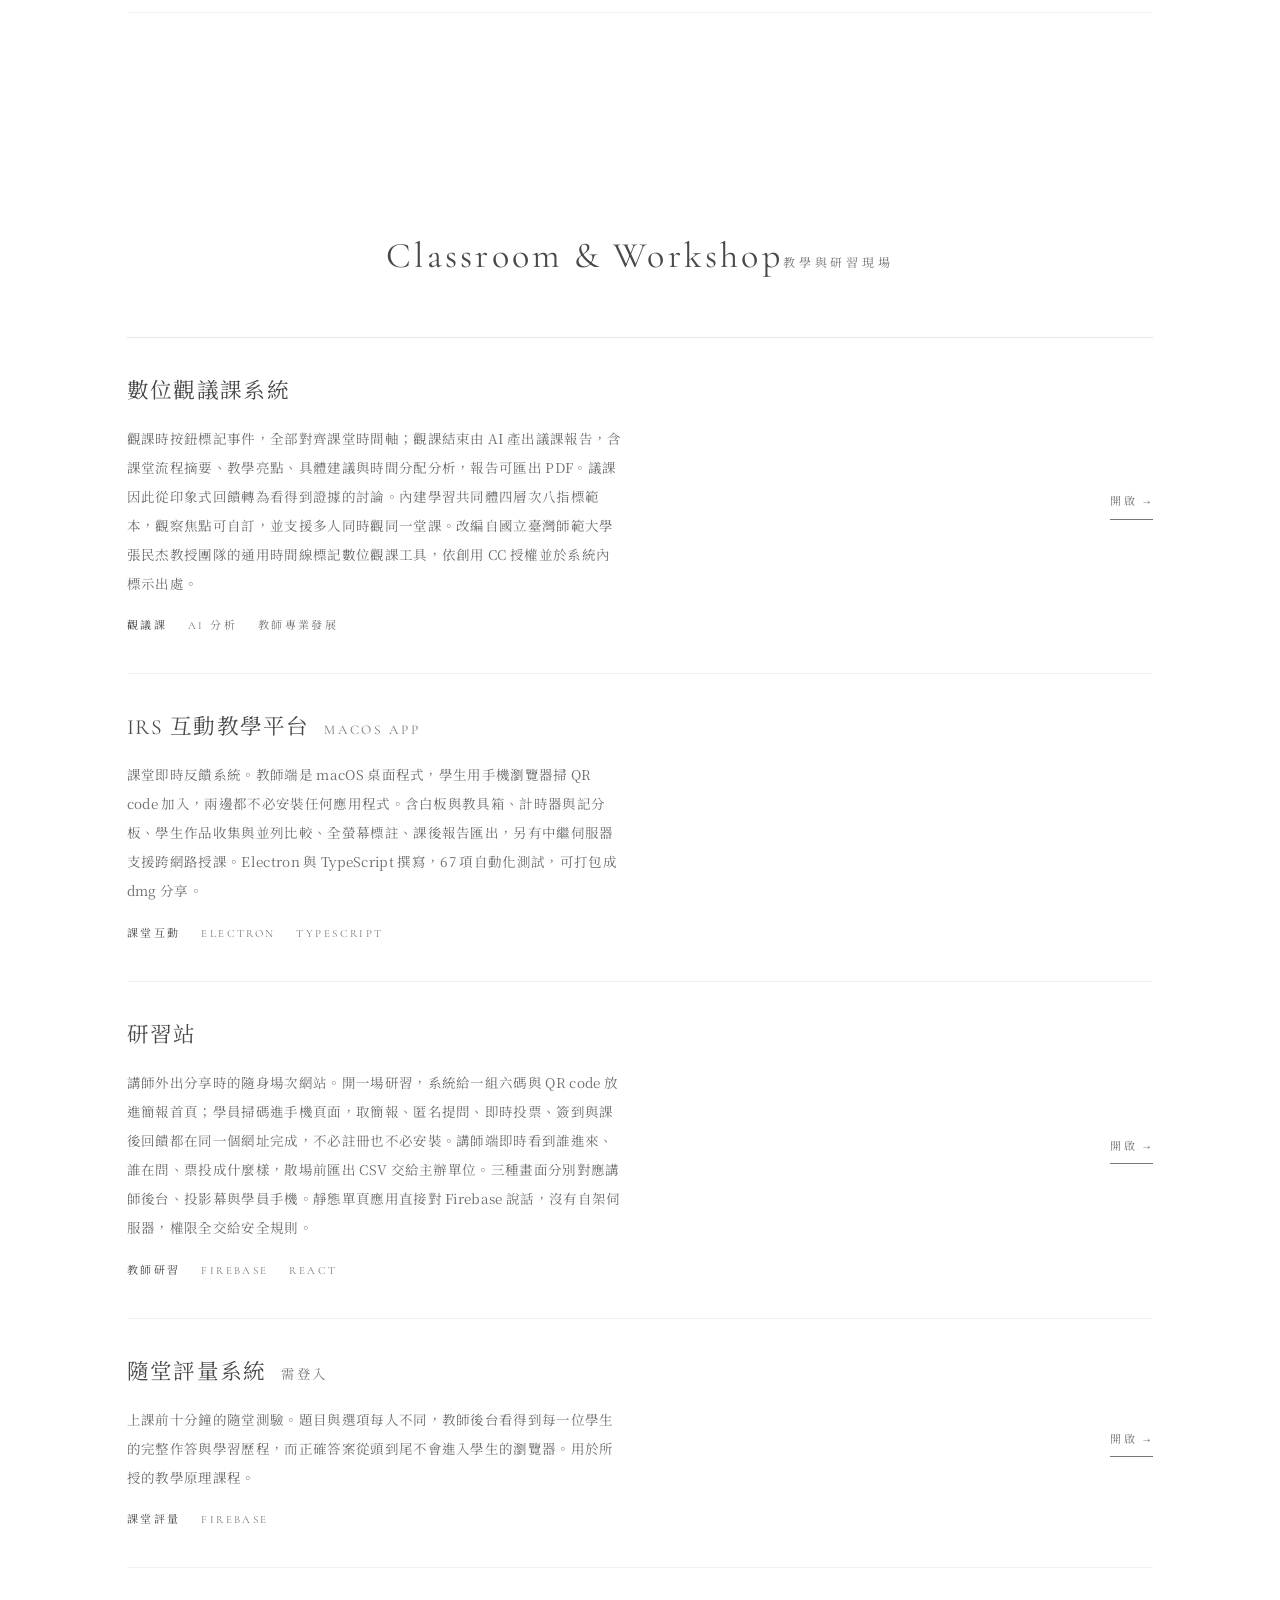
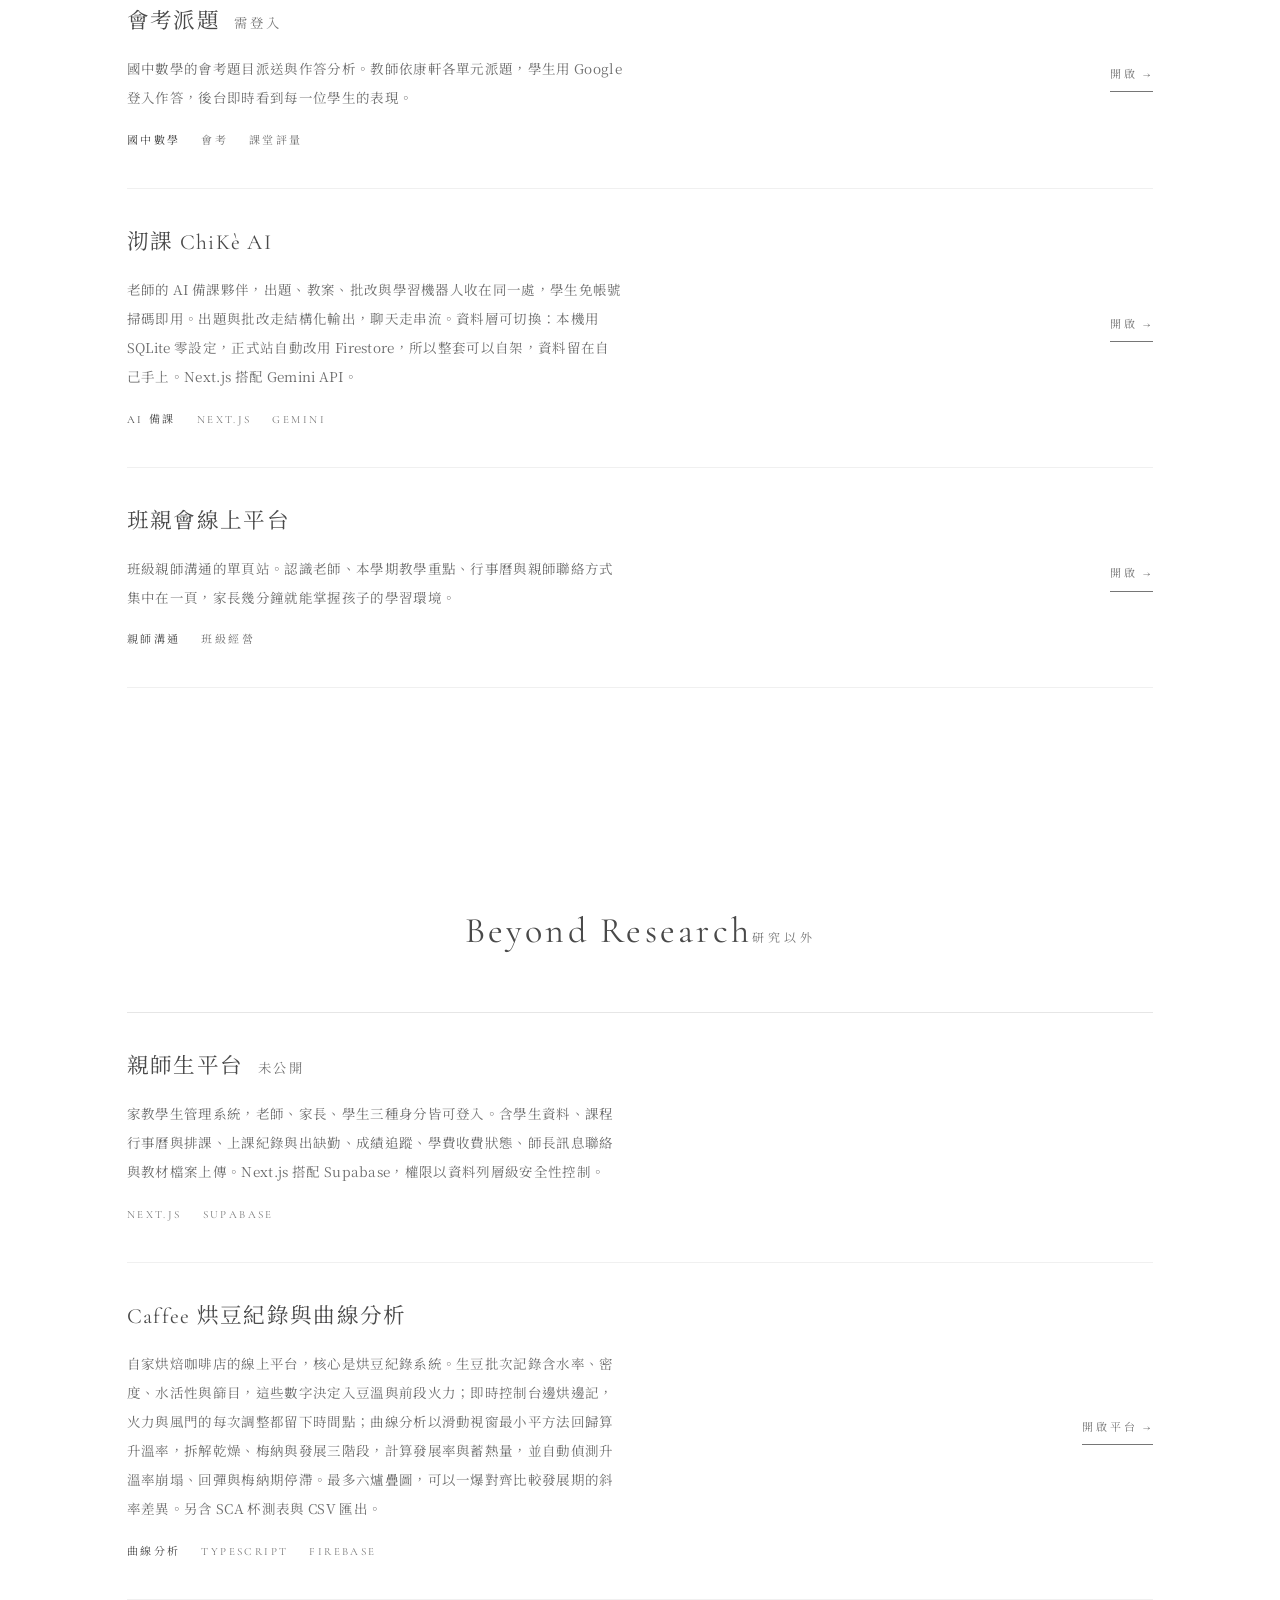
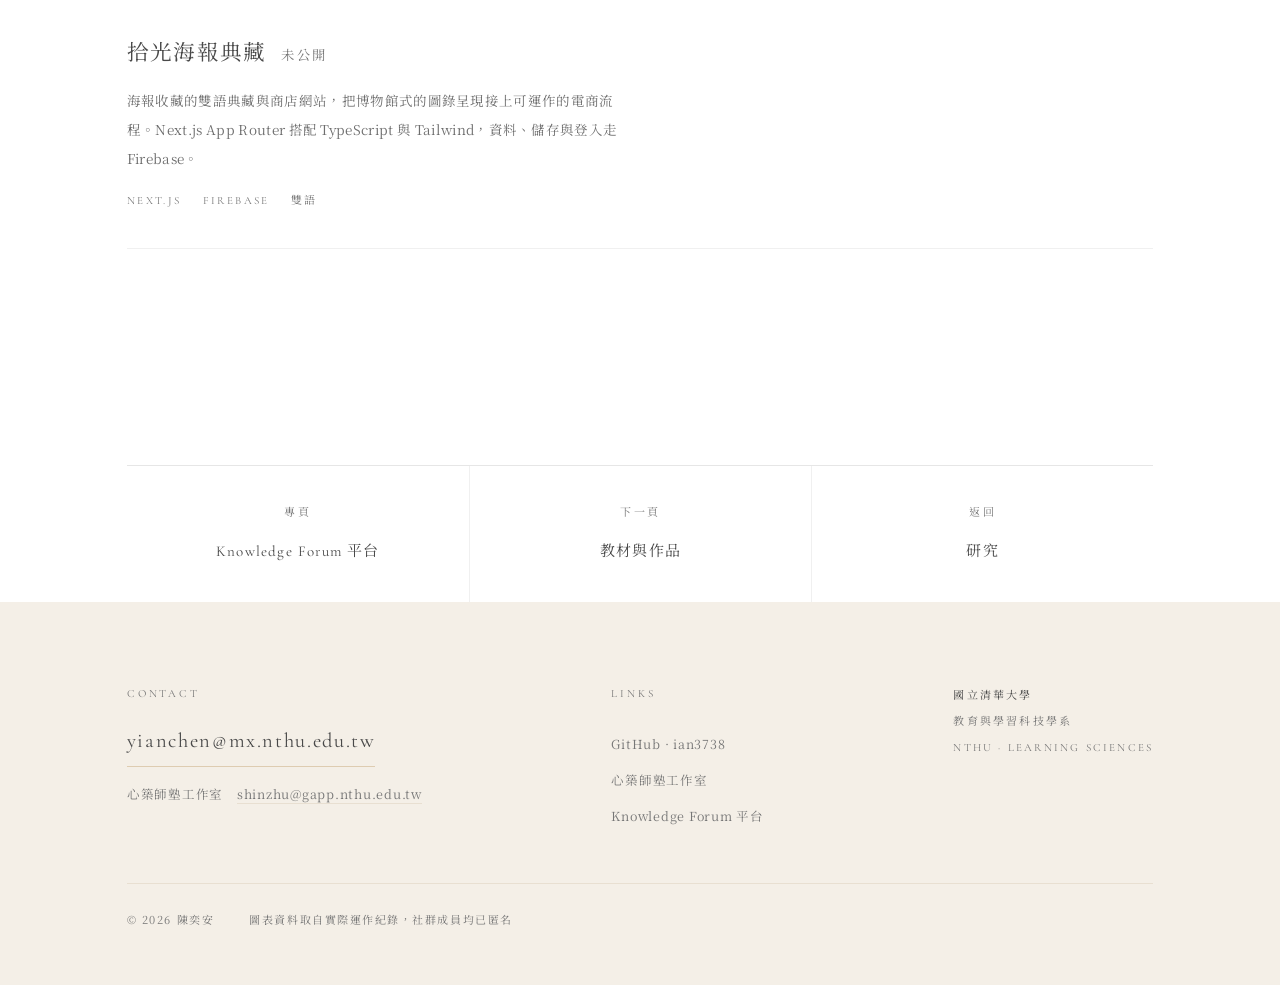
<file: systems.html>
<!DOCTYPE html>
<html lang="zh-Hant">
<head>
<meta charset="utf-8">
<meta name="viewport" content="width=device-width, initial-scale=1">
<title>軟體與平台｜陳奕安</title>
<meta name="description" content="陳奕安開發的十八套系統：Knowledge Forum 協作平台、PISA 分析平台、journalmap 文獻計量、期刊投稿格式平台、訪談系統、r-stats-mcp、ena-mcp、mplus-mcp、數位觀議課系統、隨堂評量系統等。">
<link rel="preconnect" href="https://fonts.googleapis.com">
<link rel="preconnect" href="https://fonts.gstatic.com" crossorigin>
<link href="https://fonts.googleapis.com/css2?family=Cormorant+Garamond:wght@300;400&family=Noto+Serif+TC:wght@300;400&display=swap" rel="stylesheet">
<link rel="stylesheet" href="assets/style.css">
</head>
<body>

<header class="site-head" id="sitehead">
  <a class="brand" href="index.html">Chen Yi<span class="hy">-</span>An</a>
  <button class="burger" id="burger" aria-label="選單" aria-expanded="false">
    <span></span><span></span><span></span>
  </button>
</header>

<div class="menu" id="menu">
  <div class="menu-in">
    <nav class="menu-list" aria-label="主選單">
        <a href="index.html">Home<span class="zh">總覽</span></a>
        <a href="about.html">Profile<span class="zh">關於</span></a>
        <a href="research.html">Research<span class="zh">研究</span></a>
        <a href="publications.html">Publications<span class="zh">著作</span></a>
        <a href="systems.html">Tools<span class="zh">工具</span></a>
        <a href="works.html">Works<span class="zh">教材</span></a>
        <a href="lectures.html">Lectures<span class="zh">講堂</span></a>
    </nav>
    <div class="menu-side">
      <a href="mailto:yianchen@mx.nthu.edu.tw">yianchen@mx.nthu.edu.tw</a><br>
      <a href="https://github.com/ian3738" target="_blank" rel="noopener">GitHub</a><br>
      <a href="https://sites.google.com/view/shinzhuteacher" target="_blank" rel="noopener">心築師塾工作室</a><br>
      <a href="https://kf-mvp-2cdbe.web.app/communities" target="_blank" rel="noopener">Knowledge Forum</a>
    </div>
  </div>
</div>

<main>
<header class="page-head">
  <div class="wrap">
    <h1 class="en">Software &amp; Platforms<span class="zh">軟體與平台</span></h1>
    <p class="page-sub">十八套為了解決手上<span class="hl">真實問題</span>而開發的系統。八套用於研究與分析，其中三套是供語言模型呼叫的分析伺服器；七套部署在教學與研習現場；三套是研究以外的專案。</p>
  </div>
</header>

<section>
  <div class="wrap">
    <div class="sec-head rise"><h2>Research &amp; Analysis<span class="zh">研究與分析</span></h2></div>
    <div class="list rise">
      <a class="item" href="system-kf.html">
        <span class="i-num">S01</span>
        <span class="i-main"><span class="i-title">Knowledge Forum 協作知識翻新平台<em>專頁</em></span>
        <p class="i-desc">知識翻新十二原則長年停在質性詮釋，很難在社群運作中即時檢核。這套平台把每一條原則對應到一個可計算的數字，社群跑到一半就看得出哪一條原則還沒發生。已用於築師 2.0 教師社群，累積 260 則筆記、166 次 build-on、998 次閱讀事件。</p>
        <span class="i-tags"><span class="tag on">知識翻新</span><span class="tag">教師社群</span><span class="tag">研究資料匯出</span></span></span>
        <span class="i-go">看詳細與圖表 →</span>
      </a>
      <a class="item" href="https://ian3738.github.io/pisa-analysis-platform/" target="_blank" rel="noopener">
        <span class="i-num">S02</span>
        <span class="i-main"><span class="i-title">PISA 量尺與誤差<em>分析平台</em></span>
        <p class="i-desc">PISA 2015 到 2022 的分析平台。這份資料有兩處容易做錯而且錯了不會報錯：學生能力不是實測值而是十個合理推估值，只取一個或先平均都會遺漏推估變異；跨輪次比較還必須計入量尺連結誤差。本專案實測 396 組跨輪比較，其中 16 組忽略連結誤差就會把不顯著判成顯著，標準誤最多被低估至 2.44 倍。涵蓋 98 個國家與經濟體、1,745,082 名學生，原始 SPSS 檔約 6 GB 轉為 632 MB Parquet 並以 DuckDB 建倉，產出圖表與 APA 第七版報告。</p>
        <span class="i-tags"><span class="tag on">複雜抽樣</span><span class="tag">合理推估值</span><span class="tag">R</span><span class="tag">DuckDB</span></span></span>
        <span class="i-go">開啟平台 →</span>
      </a>
      <a class="item" href="https://journalmap-tw.web.app" target="_blank" rel="noopener">
        <span class="i-num">S03</span>
        <span class="i-main"><span class="i-title">JournalMap 文獻計量映射</span>
        <p class="i-desc">以 Python 做文獻計量映射：共同作者、關鍵詞共現、直接引用、書目耦合與共被引網絡。演算法不是包裝 VOSviewer，而是從反編譯的 VOSviewer 1.6.21 與它內含的 nl.cwts.networkanalysis 逐一移植，包含 VOS 梯度下降布局、smart-local-moving 的 Leiden 分群、四種邊權正規化、名詞片語抽取、密度場與 Lab 色階，輸出也寫回 VOSviewer 自己的檔案格式，刻意不同之處都在註解裡標明。改寫成程式介面是為了掃描門檻值、批次產圖與在筆記本裡執行，另外會回報參考文獻的比對率，這個數字決定一張引用圖有沒有意義，桌面版不會顯示。線上版的前端放在 Firebase Hosting，分析本身跑在 Cloud Run，登入後即可執行，別人分享出來的圖不必登入就看得到。</p>
        <span class="i-tags"><span class="tag on">文獻計量</span><span class="tag">VOSviewer</span><span class="tag">Python</span><span class="tag">Cloud Run</span></span></span>
        <span class="i-go">開啟 →</span>
      </a>
      <a class="item" href="https://ian3738.github.io/journal-format-lookup/" target="_blank" rel="noopener">
        <span class="i-num">S04</span>
        <span class="i-main"><span class="i-title">國內外期刊投稿格式平台</span>
        <p class="i-desc">52 本 TSSCI 與 SSCI 期刊的投稿格式速查。字數上限、摘要規定、參考文獻體例、審查流程與費用集中在一頁，可依索引分級或學科領域篩選，可並排比較，也能依選定的期刊產生投稿前檢查清單。單一 HTML 檔，沒有相依套件，下載就能離線使用，另附列印樣式。</p>
        <span class="i-tags"><span class="tag on">學術寫作</span><span class="tag">TSSCI</span><span class="tag">單檔 HTML</span></span></span>
        <span class="i-go">開啟 →</span>
      </a>
      <a class="item" href="https://interview2026.web.app" target="_blank" rel="noopener">
        <span class="i-num">S05</span>
        <span class="i-main"><span class="i-title">訪談系統<em>需登入</em></span>
        <p class="i-desc">給質性研究團隊的訪談工具，從一份訪談大綱一路做到可以進編碼軟體的逐字稿。研究者把大綱貼進後台，系統依語意拆成題幹、訪談者提示、追問句與預估時間，再自行改寫與排序；訪談當天開現場模式，螢幕一次只放大一題，受訪者說話的同時瀏覽器把語音轉成文字，訪談者當場改錯字，提示與追問句收在旁邊受訪者看不到。結束後匯出成 Markdown、純文字、CSV 或 JSON。資料存在研究團隊自己的 Firestore，沒有中介伺服器。</p>
        <span class="i-tags"><span class="tag on">質性研究</span><span class="tag">語音轉文字</span><span class="tag">Next.js</span></span></span>
        <span class="i-go">開啟 →</span>
      </a>
      <a class="item" href="https://github.com/ian3738/r-stats-mcp" target="_blank" rel="noopener">
        <span class="i-num">S06</span>
        <span class="i-main"><span class="i-title">r-stats-mcp<em>MIT</em></span>
        <p class="i-desc">讓語言模型直接使用 R 的統計工具：假設檢定、迴歸、心理計量、存活分析、時間序列與繪圖。32 個結構化工具共用同一個持續運作的 R 工作階段，資料載入一次後續都看得到。輸出是給人讀的表格，檢定假設不成立時會直接說明該改用哪個方法：Levene 檢定顯著就指向 Welch，期望次數過稀就自動改走 Fisher 精確檢定。</p>
        <span class="i-tags"><span class="tag on">MCP</span><span class="tag">R</span><span class="tag">Python</span><span class="tag">32 tools</span></span></span>
        <span class="i-go">GitHub →</span>
      </a>
      <a class="item" href="https://github.com/ian3738/ena-mcp" target="_blank" rel="noopener">
        <span class="i-num">S07</span>
        <span class="i-main"><span class="i-title">ena-mcp<em>開源</em></span>
        <p class="i-desc">認知網絡分析（Epistemic Network Analysis）的 MCP 伺服器，接 webENA 雲端服務。模型由 rENA 後端計算，數值與官方一致。支援跑模型、繪製網絡圖、組間比較與相減網絡、視窗長度掃描，讓質性編碼到網絡分析的流程接得起來。</p>
        <span class="i-tags"><span class="tag on">MCP</span><span class="tag">ENA</span><span class="tag">質性分析</span></span></span>
        <span class="i-go">GitHub →</span>
      </a>
      <a class="item" href="https://github.com/ian3738/mplus-mcp" target="_blank" rel="noopener">
        <span class="i-num">S08</span>
        <span class="i-main"><span class="i-title">mplus-mcp<em>MIT</em></span>
        <p class="i-desc">Mplus 的 MCP 伺服器。它的輸出是幾百行定寬文字，要查一個適配度指標得自己翻。這套把整段流程接起來：CSV、Excel、SPSS、Stata 轉成 .dat 並產生 VARIABLE 區塊，依模型類型生成語法（CFA、EFA、路徑分析、SEM、中介、成長模型、LPA、LCA、恆等性、二層），執行後把適配度、估計值與警告讀回成表格，也能並列比較多個模型並做量尺化卡方差異檢定。十個工具，Python 撰寫，授權版與 Demo 版執行檔都能用。</p>
        <span class="i-tags"><span class="tag on">MCP</span><span class="tag">Mplus</span><span class="tag">SEM</span><span class="tag">Python</span></span></span>
        <span class="i-go">GitHub →</span>
      </a>
    </div>
  </div>
</section>

<section>
  <div class="wrap">
    <div class="sec-head rise"><h2>Classroom &amp; Workshop<span class="zh">教學與研習現場</span></h2></div>
    <div class="list rise">
      <a class="item" href="https://shinzhu-dtc.web.app/#/app" target="_blank" rel="noopener">
        <span class="i-num">S09</span>
        <span class="i-main"><span class="i-title">數位觀議課系統</span>
        <p class="i-desc">觀課時按鈕標記事件，全部對齊課堂時間軸；觀課結束由 AI 產出議課報告，含課堂流程摘要、教學亮點、具體建議與時間分配分析，報告可匯出 PDF。議課因此從印象式回饋轉為看得到證據的討論。內建學習共同體四層次八指標範本，觀察焦點可自訂，並支援多人同時觀同一堂課。改編自國立臺灣師範大學張民杰教授團隊的通用時間線標記數位觀課工具，依創用 CC 授權並於系統內標示出處。</p>
        <span class="i-tags"><span class="tag on">觀議課</span><span class="tag">AI 分析</span><span class="tag">教師專業發展</span></span></span>
        <span class="i-go">開啟 →</span>
      </a>
      <div class="item">
        <span class="i-num">S10</span>
        <span class="i-main"><span class="i-title">IRS 互動教學平台<em>macOS App</em></span>
        <p class="i-desc">課堂即時反饋系統。教師端是 macOS 桌面程式，學生用手機瀏覽器掃 QR code 加入，兩邊都不必安裝任何應用程式。含白板與教具箱、計時器與記分板、學生作品收集與並列比較、全螢幕標註、課後報告匯出，另有中繼伺服器支援跨網路授課。Electron 與 TypeScript 撰寫，67 項自動化測試，可打包成 dmg 分享。</p>
        <span class="i-tags"><span class="tag on">課堂互動</span><span class="tag">Electron</span><span class="tag">TypeScript</span></span></span>
      </div>
      <a class="item" href="https://workshop-hub-tw.web.app/" target="_blank" rel="noopener">
        <span class="i-num">S11</span>
        <span class="i-main"><span class="i-title">研習站</span>
        <p class="i-desc">講師外出分享時的隨身場次網站。開一場研習，系統給一組六碼與 QR code 放進簡報首頁；學員掃碼進手機頁面，取簡報、匿名提問、即時投票、簽到與課後回饋都在同一個網址完成，不必註冊也不必安裝。講師端即時看到誰進來、誰在問、票投成什麼樣，散場前匯出 CSV 交給主辦單位。三種畫面分別對應講師後台、投影幕與學員手機。靜態單頁應用直接對 Firebase 說話，沒有自架伺服器，權限全交給安全規則。</p>
        <span class="i-tags"><span class="tag on">教師研習</span><span class="tag">Firebase</span><span class="tag">React</span></span></span>
        <span class="i-go">開啟 →</span>
      </a>
      <a class="item" href="https://nthu-quiz-1151.web.app/" target="_blank" rel="noopener">
        <span class="i-num">S12</span>
        <span class="i-main"><span class="i-title">隨堂評量系統<em>需登入</em></span>
        <p class="i-desc">上課前十分鐘的隨堂測驗。題目與選項每人不同，教師後台看得到每一位學生的完整作答與學習歷程，而正確答案從頭到尾不會進入學生的瀏覽器。用於所授的教學原理課程。</p>
        <span class="i-tags"><span class="tag on">課堂評量</span><span class="tag">Firebase</span></span></span>
        <span class="i-go">開啟 →</span>
      </a>
      <a class="item" href="https://preview-60plrtfiynlj.kusesite.com/" target="_blank" rel="noopener">
        <span class="i-num">S13</span>
        <span class="i-main"><span class="i-title">會考派題<em>需登入</em></span>
        <p class="i-desc">國中數學的會考題目派送與作答分析。教師依康軒各單元派題，學生用 Google 登入作答，後台即時看到每一位學生的表現。</p>
        <span class="i-tags"><span class="tag on">國中數學</span><span class="tag">會考</span><span class="tag">課堂評量</span></span></span>
        <span class="i-go">開啟 →</span>
      </a>
      <a class="item" href="https://chike--chike-ai.asia-east1.hosted.app/" target="_blank" rel="noopener">
        <span class="i-num">S14</span>
        <span class="i-main"><span class="i-title">沏課 ChiKè AI</span>
        <p class="i-desc">老師的 AI 備課夥伴，出題、教案、批改與學習機器人收在同一處，學生免帳號掃碼即用。出題與批改走結構化輸出，聊天走串流。資料層可切換：本機用 SQLite 零設定，正式站自動改用 Firestore，所以整套可以自架，資料留在自己手上。Next.js 搭配 Gemini API。</p>
        <span class="i-tags"><span class="tag on">AI 備課</span><span class="tag">Next.js</span><span class="tag">Gemini</span></span></span>
        <span class="i-go">開啟 →</span>
      </a>
      <a class="item" href="https://preview-rzxpzneugudi.kusesite.com/" target="_blank" rel="noopener">
        <span class="i-num">S15</span>
        <span class="i-main"><span class="i-title">班親會線上平台</span>
        <p class="i-desc">班級親師溝通的單頁站。認識老師、本學期教學重點、行事曆與親師聯絡方式集中在一頁，家長幾分鐘就能掌握孩子的學習環境。</p>
        <span class="i-tags"><span class="tag on">親師溝通</span><span class="tag">班級經營</span></span></span>
        <span class="i-go">開啟 →</span>
      </a>
    </div>
  </div>
</section>

<section>
  <div class="wrap">
    <div class="sec-head rise"><h2>Beyond Research<span class="zh">研究以外</span></h2></div>
    <div class="list rise">
      <div class="item">
        <span class="i-num">S16</span>
        <span class="i-main"><span class="i-title">親師生平台<em>未公開</em></span>
        <p class="i-desc">家教學生管理系統，老師、家長、學生三種身分皆可登入。含學生資料、課程行事曆與排課、上課紀錄與出缺勤、成績追蹤、學費收費狀態、師長訊息聯絡與教材檔案上傳。Next.js 搭配 Supabase，權限以資料列層級安全性控制。</p>
        <span class="i-tags"><span class="tag">Next.js</span><span class="tag">Supabase</span></span></span>
      </div>
      <a class="item" href="https://caffee--caffee-roastery.asia-east1.hosted.app" target="_blank" rel="noopener">
        <span class="i-num">S17</span>
        <span class="i-main"><span class="i-title">Caffee 烘豆紀錄與曲線分析</span>
        <p class="i-desc">自家烘焙咖啡店的線上平台，核心是烘豆紀錄系統。生豆批次記錄含水率、密度、水活性與篩目，這些數字決定入豆溫與前段火力；即時控制台邊烘邊記，火力與風門的每次調整都留下時間點；曲線分析以滑動視窗最小平方法回歸算升溫率，拆解乾燥、梅納與發展三階段，計算發展率與蓄熱量，並自動偵測升溫率崩塌、回彈與梅納期停滯。最多六爐疊圖，可以一爆對齊比較發展期的斜率差異。另含 SCA 杯測表與 CSV 匯出。</p>
        <span class="i-tags"><span class="tag on">曲線分析</span><span class="tag">TypeScript</span><span class="tag">Firebase</span></span></span>
        <span class="i-go">開啟平台 →</span>
      </a>
      <div class="item">
        <span class="i-num">S18</span>
        <span class="i-main"><span class="i-title">拾光海報典藏<em>未公開</em></span>
        <p class="i-desc">海報收藏的雙語典藏與商店網站，把博物館式的圖錄呈現接上可運作的電商流程。Next.js App Router 搭配 TypeScript 與 Tailwind，資料、儲存與登入走 Firebase。</p>
        <span class="i-tags"><span class="tag">Next.js</span><span class="tag">Firebase</span><span class="tag">雙語</span></span></span>
      </div>
    </div>
  </div>
</section>

<div class="wrap"><nav class="pager rise" aria-label="其他頁面">
  <a href="system-kf.html"><div class="k">專頁</div><div class="t">Knowledge Forum 平台</div></a>
  <a href="works.html"><div class="k">下一頁</div><div class="t">教材與作品</div></a>
  <a href="research.html"><div class="k">返回</div><div class="t">研究</div></a>
</nav></div>

</main>

<footer>
  <div class="wrap">
    <div class="foot-grid">
      <div>
        <div class="foot-k">Contact</div>
        <a class="foot-mail" href="mailto:yianchen@mx.nthu.edu.tw">yianchen@mx.nthu.edu.tw</a>
        <div style="margin-top:.9rem;font-size:12.5px;color:var(--ink-muted);letter-spacing:.06em">
          心築師塾工作室　<a href="mailto:shinzhu@gapp.nthu.edu.tw" style="border-bottom:1px solid var(--sand-line)">shinzhu@gapp.nthu.edu.tw</a>
        </div>
      </div>
      <div class="foot-links">
        <div class="foot-k">Links</div>
        <a href="https://github.com/ian3738" target="_blank" rel="noopener">GitHub · ian3738</a>
        <a href="https://sites.google.com/view/shinzhuteacher" target="_blank" rel="noopener">心築師塾工作室</a>
        <a href="https://kf-mvp-2cdbe.web.app/communities" target="_blank" rel="noopener">Knowledge Forum 平台</a>
      </div>
      <div class="seal"><b>國立清華大學</b>教育與學習科技學系<br>NTHU · Learning Sciences</div>
    </div>
    <div class="colophon">
      <span>© 2026 陳奕安</span>
      <span>圖表資料取自實際運作紀錄，社群成員均已匿名</span>
    </div>
  </div>
</footer>

<script src="assets/site.js"></script>
</body>
</html>
</file>
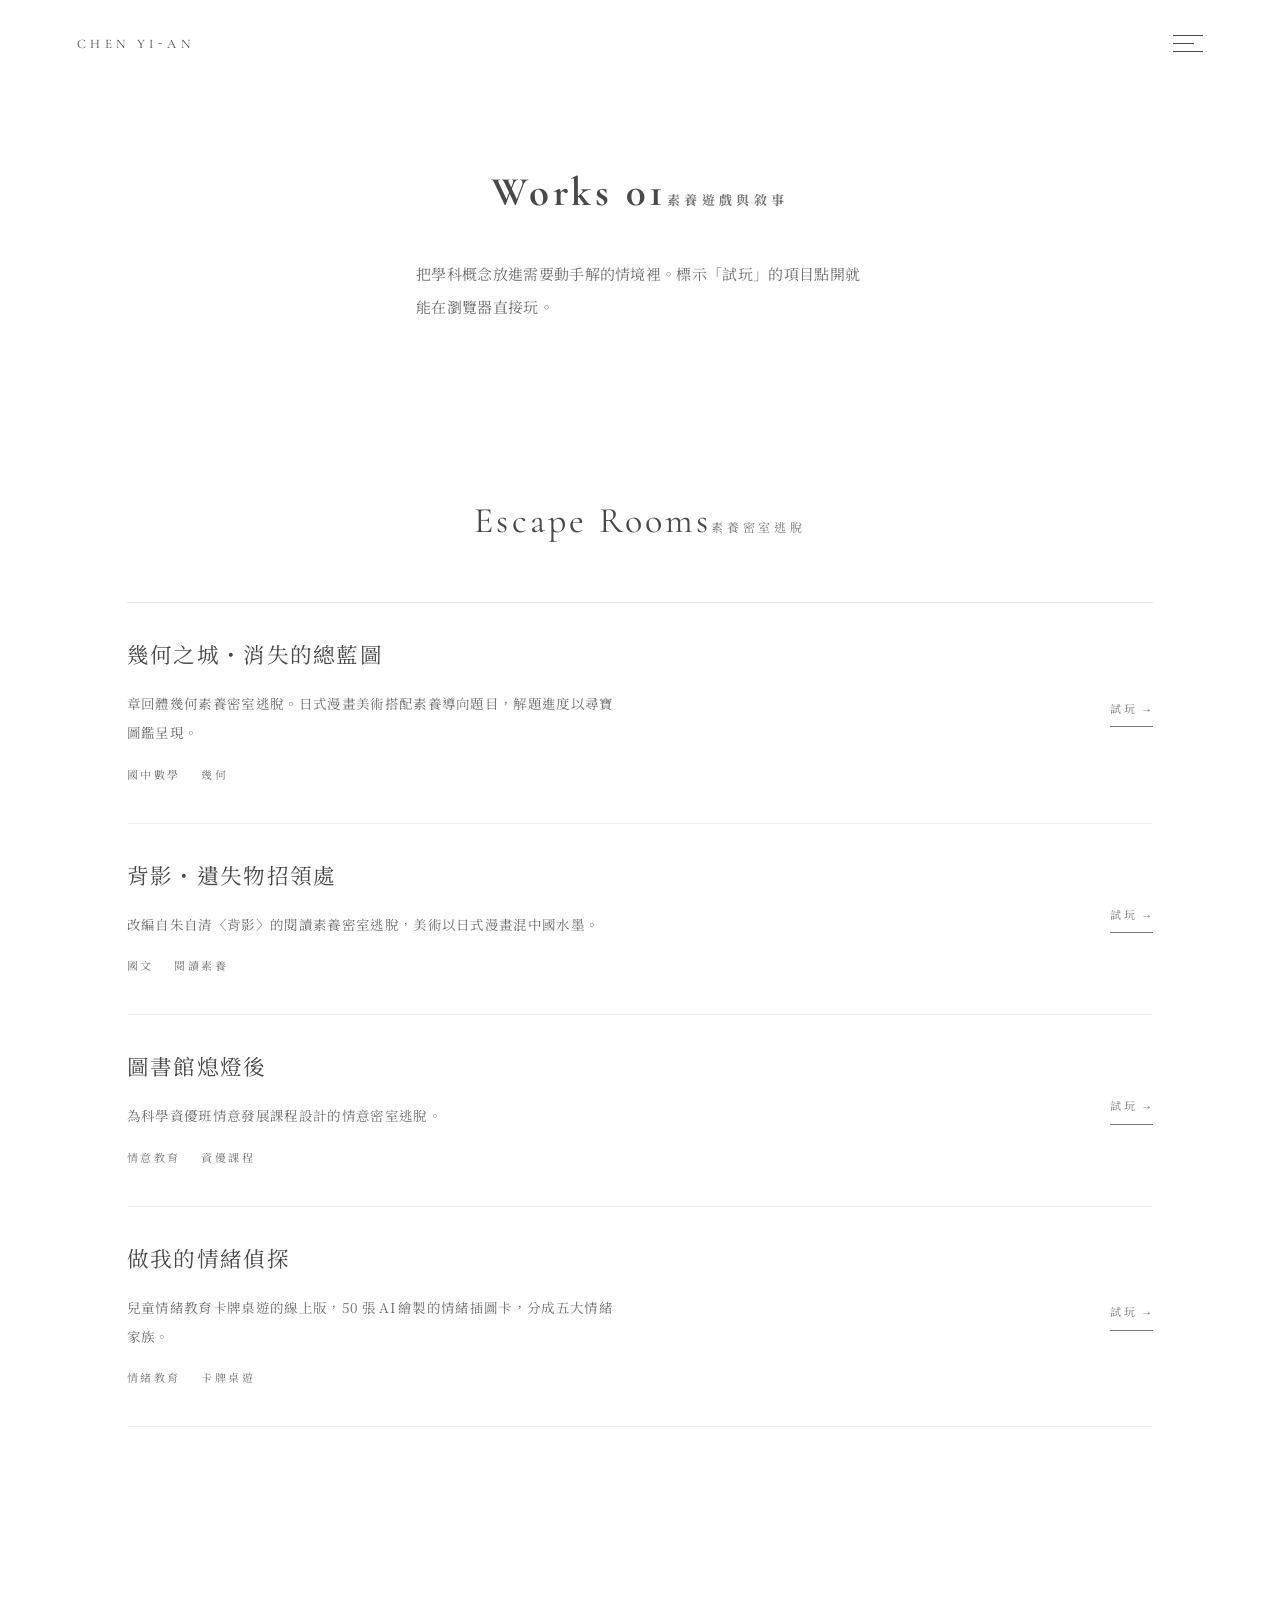
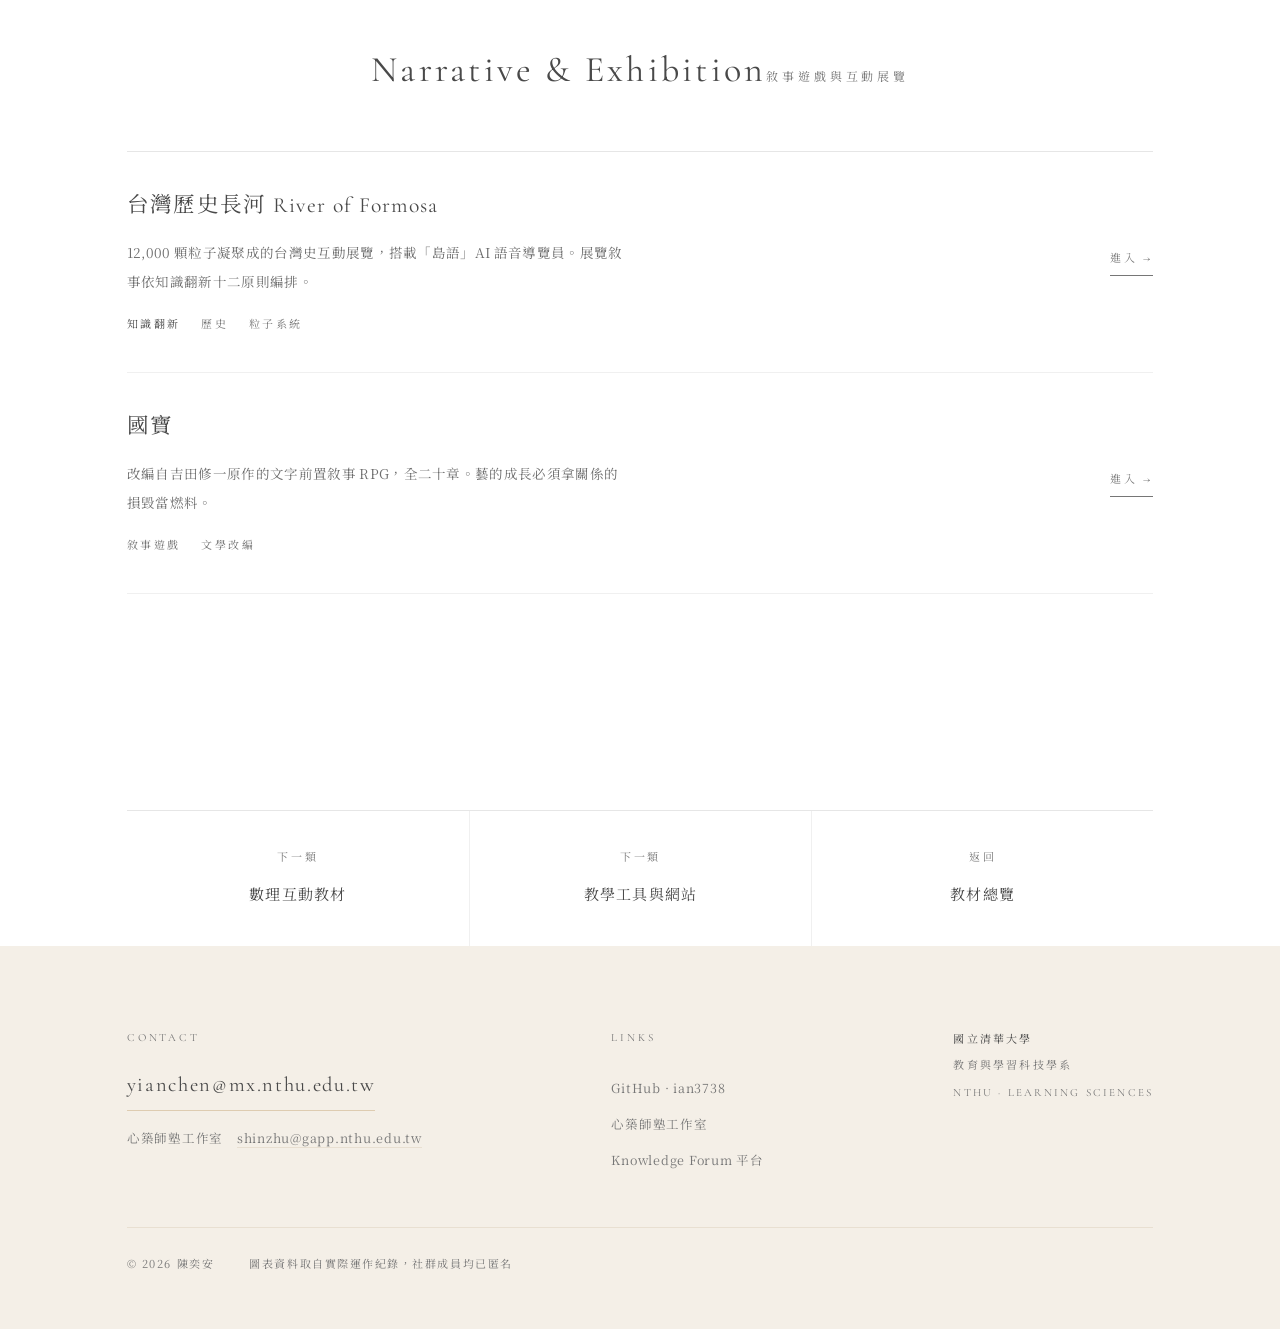
<file: works-games.html>
<!DOCTYPE html>
<html lang="zh-Hant">
<head>
<meta charset="utf-8">
<meta name="viewport" content="width=device-width, initial-scale=1">
<title>素養遊戲與敘事｜陳奕安</title>
<meta name="description" content="六款素養密室逃脫、兩款文學改編敘事遊戲與一場台灣史互動展覽。">
<link rel="preconnect" href="https://fonts.googleapis.com">
<link rel="preconnect" href="https://fonts.gstatic.com" crossorigin>
<link href="https://fonts.googleapis.com/css2?family=Cormorant+Garamond:wght@300;400&family=Noto+Serif+TC:wght@300;400&display=swap" rel="stylesheet">
<link rel="stylesheet" href="assets/style.css">
</head>
<body>

<header class="site-head" id="sitehead">
  <a class="brand" href="index.html">Chen Yi<span class="hy">-</span>An</a>
  <button class="burger" id="burger" aria-label="選單" aria-expanded="false">
    <span></span><span></span><span></span>
  </button>
</header>

<div class="menu" id="menu">
  <div class="menu-in">
    <nav class="menu-list" aria-label="主選單">
        <a href="index.html">Home<span class="zh">總覽</span></a>
        <a href="about.html">Profile<span class="zh">關於</span></a>
        <a href="research.html">Research<span class="zh">研究</span></a>
        <a href="publications.html">Publications<span class="zh">著作</span></a>
        <a href="systems.html">Tools<span class="zh">工具</span></a>
        <a href="works.html">Works<span class="zh">教材</span></a>
        <a href="lectures.html">Lectures<span class="zh">講堂</span></a>
    </nav>
    <div class="menu-side">
      <a href="mailto:yianchen@mx.nthu.edu.tw">yianchen@mx.nthu.edu.tw</a><br>
      <a href="https://github.com/ian3738" target="_blank" rel="noopener">GitHub</a><br>
      <a href="https://sites.google.com/view/shinzhuteacher" target="_blank" rel="noopener">心築師塾工作室</a><br>
      <a href="https://kf-mvp-2cdbe.web.app/communities" target="_blank" rel="noopener">Knowledge Forum</a>
    </div>
  </div>
</div>

<main>
<header class="page-head">
  <div class="wrap">
    <h1 class="en">Works 01<span class="zh">素養遊戲與敘事</span></h1>
    <p class="page-sub">把學科概念放進需要動手解的情境裡。標示「試玩」的項目點開就能在瀏覽器直接玩。</p>
  </div>
</header>

<section>
  <div class="wrap">
    <div class="sec-head rise"><h2>Escape Rooms<span class="zh">素養密室逃脫</span></h2></div>
    <div class="list rise">
      <a class="item" href="https://ian3738.github.io/geometry-city/" target="_blank" rel="noopener">
        <span class="i-num">01</span>
        <span class="i-main"><span class="i-title">幾何之城・消失的總藍圖</span>
        <p class="i-desc">章回體幾何素養密室逃脫。日式漫畫美術搭配素養導向題目，解題進度以尋寶圖鑑呈現。</p>
        <span class="i-tags"><span class="tag">國中數學</span><span class="tag">幾何</span></span></span>
        <span class="i-go">試玩 →</span>
      </a>
      <a class="item" href="https://ian3738.github.io/beiying-escape-room/" target="_blank" rel="noopener">
        <span class="i-num">02</span>
        <span class="i-main"><span class="i-title">背影・遺失物招領處</span>
        <p class="i-desc">改編自朱自清〈背影〉的閱讀素養密室逃脫，美術以日式漫畫混中國水墨。</p>
        <span class="i-tags"><span class="tag">國文</span><span class="tag">閱讀素養</span></span></span>
        <span class="i-go">試玩 →</span>
      </a>
      <a class="item" href="https://ian3738.github.io/weijing-library/" target="_blank" rel="noopener">
        <span class="i-num">03</span>
        <span class="i-main"><span class="i-title">圖書館熄燈後</span>
        <p class="i-desc">為科學資優班情意發展課程設計的情意密室逃脫。</p>
        <span class="i-tags"><span class="tag">情意教育</span><span class="tag">資優課程</span></span></span>
        <span class="i-go">試玩 →</span>
      </a>
      <a class="item" href="https://ian3738.github.io/feelings-sherlock/" target="_blank" rel="noopener">
        <span class="i-num">04</span>
        <span class="i-main"><span class="i-title">做我的情緒偵探</span>
        <p class="i-desc">兒童情緒教育卡牌桌遊的線上版，50 張 AI 繪製的情緒插圖卡，分成五大情緒家族。</p>
        <span class="i-tags"><span class="tag">情緒教育</span><span class="tag">卡牌桌遊</span></span></span>
        <span class="i-go">試玩 →</span>
      </a>
    </div>
  </div>
</section>

<section>
  <div class="wrap">
    <div class="sec-head rise"><h2>Narrative & Exhibition<span class="zh">敘事遊戲與互動展覽</span></h2></div>
    <div class="list rise">
      <a class="item" href="https://ian3738.github.io/taiwan-river-of-history/" target="_blank" rel="noopener">
        <span class="i-num">05</span>
        <span class="i-main"><span class="i-title">台灣歷史長河 River of Formosa</span>
        <p class="i-desc">12,000 顆粒子凝聚成的台灣史互動展覽，搭載「島語」AI 語音導覽員。展覽敘事依知識翻新十二原則編排。</p>
        <span class="i-tags"><span class="tag on">知識翻新</span><span class="tag">歷史</span><span class="tag">粒子系統</span></span></span>
        <span class="i-go">進入 →</span>
      </a>
      <a class="item" href="https://ian3738.github.io/kokuho/" target="_blank" rel="noopener">
        <span class="i-num">06</span>
        <span class="i-main"><span class="i-title">國寶</span>
        <p class="i-desc">改編自吉田修一原作的文字前置敘事 RPG，全二十章。藝的成長必須拿關係的損毀當燃料。</p>
        <span class="i-tags"><span class="tag">敘事遊戲</span><span class="tag">文學改編</span></span></span>
        <span class="i-go">進入 →</span>
      </a>
    </div>
  </div>
</section>

<div class="wrap"><nav class="pager rise" aria-label="其他頁面">
  <a href="works-stem.html"><div class="k">下一類</div><div class="t">數理互動教材</div></a>
  <a href="works-tools.html"><div class="k">下一類</div><div class="t">教學工具與網站</div></a>
  <a href="works.html"><div class="k">返回</div><div class="t">教材總覽</div></a>
</nav></div>

</main>

<footer>
  <div class="wrap">
    <div class="foot-grid">
      <div>
        <div class="foot-k">Contact</div>
        <a class="foot-mail" href="mailto:yianchen@mx.nthu.edu.tw">yianchen@mx.nthu.edu.tw</a>
        <div style="margin-top:.9rem;font-size:12.5px;color:var(--ink-muted);letter-spacing:.06em">
          心築師塾工作室　<a href="mailto:shinzhu@gapp.nthu.edu.tw" style="border-bottom:1px solid var(--sand-line)">shinzhu@gapp.nthu.edu.tw</a>
        </div>
      </div>
      <div class="foot-links">
        <div class="foot-k">Links</div>
        <a href="https://github.com/ian3738" target="_blank" rel="noopener">GitHub · ian3738</a>
        <a href="https://sites.google.com/view/shinzhuteacher" target="_blank" rel="noopener">心築師塾工作室</a>
        <a href="https://kf-mvp-2cdbe.web.app/communities" target="_blank" rel="noopener">Knowledge Forum 平台</a>
      </div>
      <div class="seal"><b>國立清華大學</b>教育與學習科技學系<br>NTHU · Learning Sciences</div>
    </div>
    <div class="colophon">
      <span>© 2026 陳奕安</span>
      <span>圖表資料取自實際運作紀錄，社群成員均已匿名</span>
    </div>
  </div>
</footer>

<script src="assets/site.js"></script>
</body>
</html>
</file>
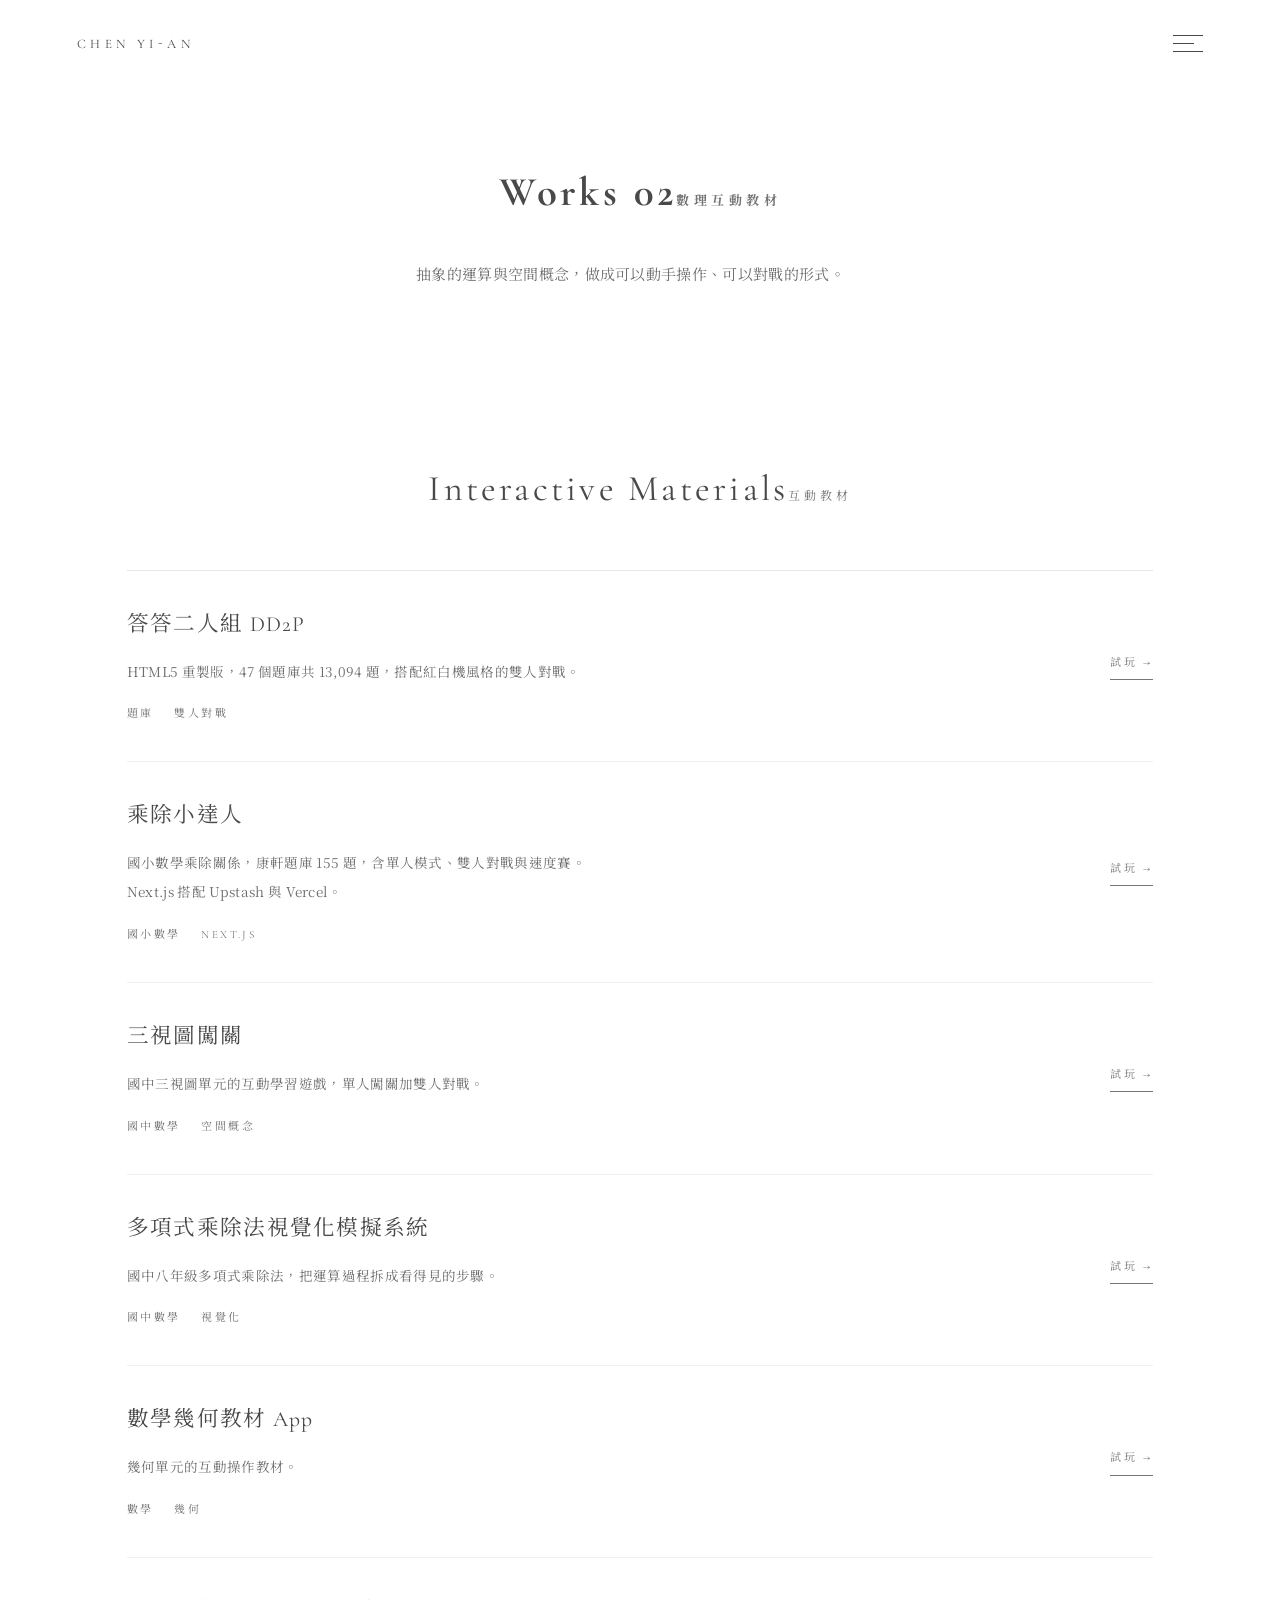
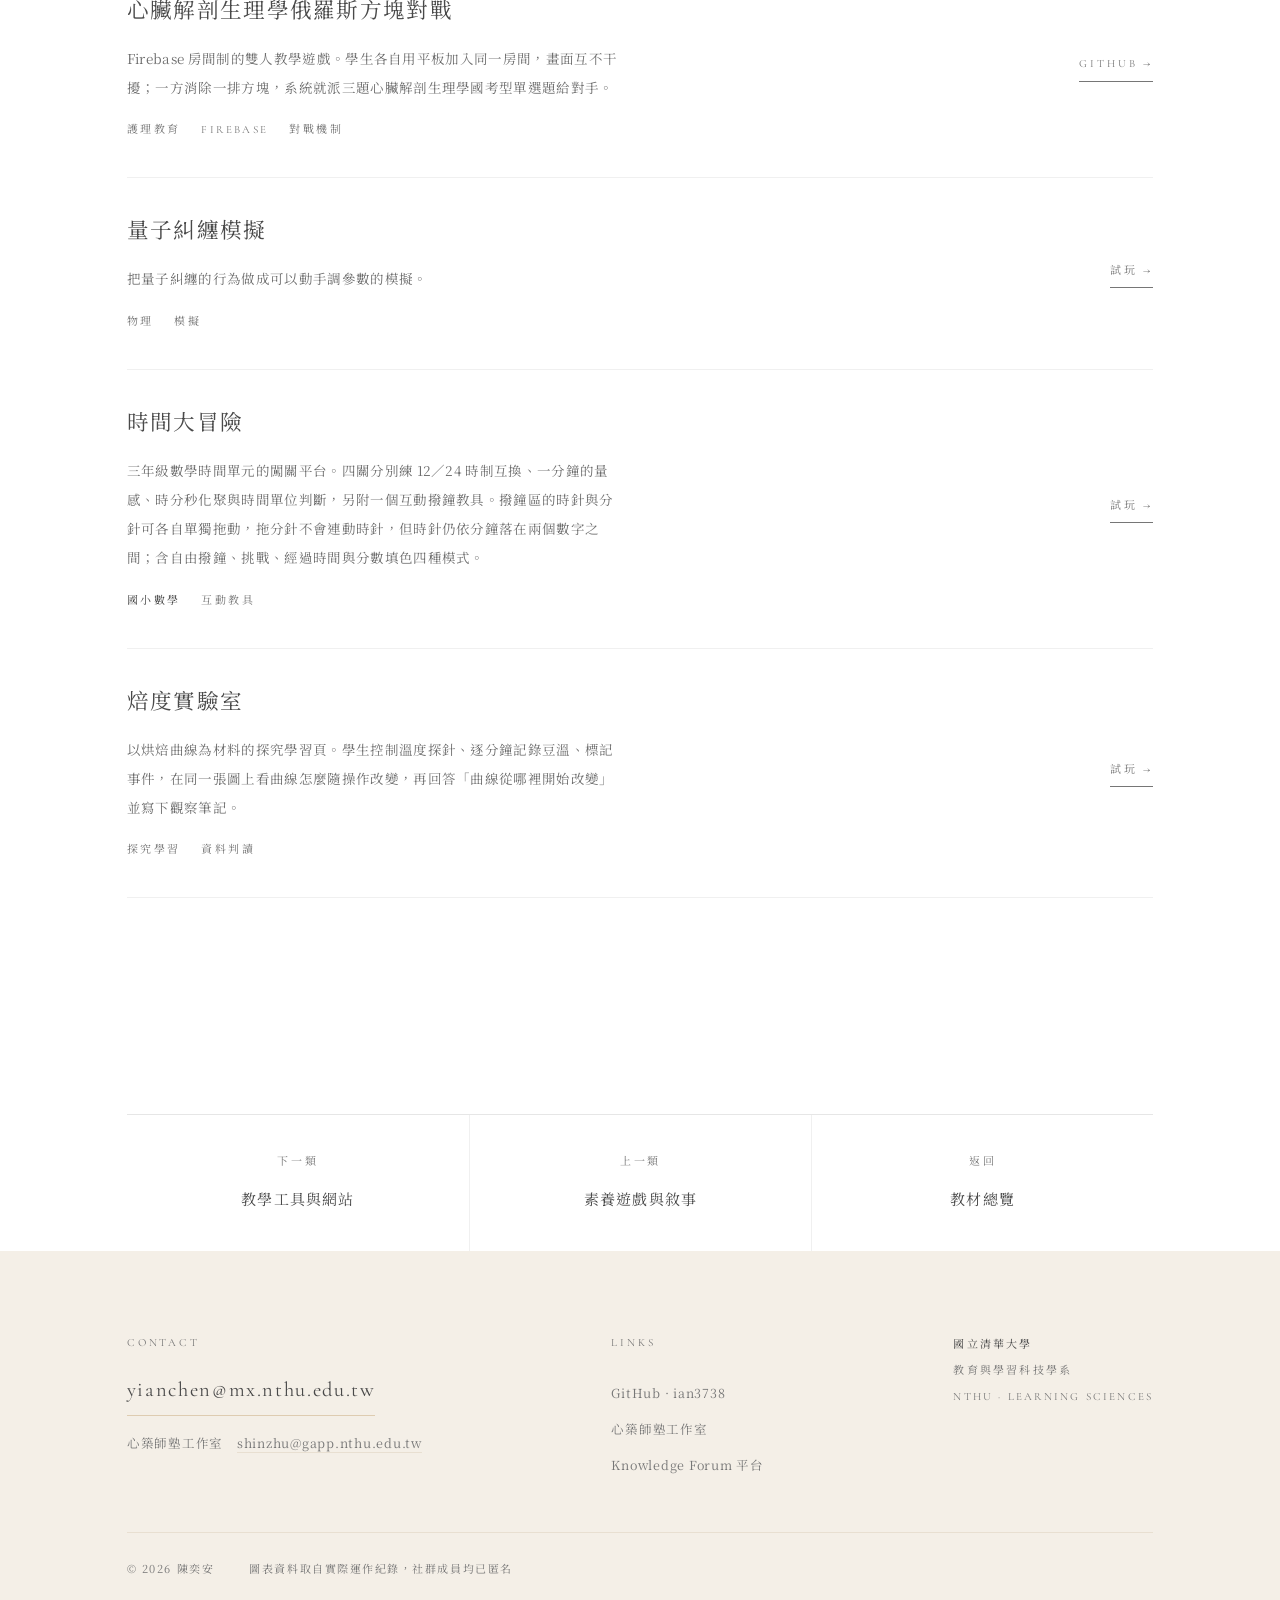
<file: works-stem.html>
<!DOCTYPE html>
<html lang="zh-Hant">
<head>
<meta charset="utf-8">
<meta name="viewport" content="width=device-width, initial-scale=1">
<title>數理互動教材｜陳奕安</title>
<meta name="description" content="從國小乘除到國中三視圖、多項式，以及護理國考題庫的對戰式練習。">
<link rel="preconnect" href="https://fonts.googleapis.com">
<link rel="preconnect" href="https://fonts.gstatic.com" crossorigin>
<link href="https://fonts.googleapis.com/css2?family=Cormorant+Garamond:wght@300;400&family=Noto+Serif+TC:wght@300;400&display=swap" rel="stylesheet">
<link rel="stylesheet" href="assets/style.css">
</head>
<body>

<header class="site-head" id="sitehead">
  <a class="brand" href="index.html">Chen Yi<span class="hy">-</span>An</a>
  <button class="burger" id="burger" aria-label="選單" aria-expanded="false">
    <span></span><span></span><span></span>
  </button>
</header>

<div class="menu" id="menu">
  <div class="menu-in">
    <nav class="menu-list" aria-label="主選單">
        <a href="index.html">Home<span class="zh">總覽</span></a>
        <a href="about.html">Profile<span class="zh">關於</span></a>
        <a href="research.html">Research<span class="zh">研究</span></a>
        <a href="publications.html">Publications<span class="zh">著作</span></a>
        <a href="systems.html">Tools<span class="zh">工具</span></a>
        <a href="works.html">Works<span class="zh">教材</span></a>
        <a href="lectures.html">Lectures<span class="zh">講堂</span></a>
    </nav>
    <div class="menu-side">
      <a href="mailto:yianchen@mx.nthu.edu.tw">yianchen@mx.nthu.edu.tw</a><br>
      <a href="https://github.com/ian3738" target="_blank" rel="noopener">GitHub</a><br>
      <a href="https://sites.google.com/view/shinzhuteacher" target="_blank" rel="noopener">心築師塾工作室</a><br>
      <a href="https://kf-mvp-2cdbe.web.app/communities" target="_blank" rel="noopener">Knowledge Forum</a>
    </div>
  </div>
</div>

<main>
<header class="page-head">
  <div class="wrap">
    <h1 class="en">Works 02<span class="zh">數理互動教材</span></h1>
    <p class="page-sub">抽象的運算與空間概念，做成可以動手操作、可以對戰的形式。</p>
  </div>
</header>

<section>
  <div class="wrap">
    <div class="sec-head rise"><h2>Interactive Materials<span class="zh">互動教材</span></h2></div>
    <div class="list rise">
      <a class="item" href="https://ian3738.github.io/dd2p-quiz/" target="_blank" rel="noopener">
        <span class="i-num">01</span>
        <span class="i-main"><span class="i-title">答答二人組 DD2P</span>
        <p class="i-desc">HTML5 重製版，47 個題庫共 13,094 題，搭配紅白機風格的雙人對戰。</p>
        <span class="i-tags"><span class="tag">題庫</span><span class="tag">雙人對戰</span></span></span>
        <span class="i-go">試玩 →</span>
      </a>
      <a class="item" href="https://kiki-multiply-divide.vercel.app" target="_blank" rel="noopener">
        <span class="i-num">02</span>
        <span class="i-main"><span class="i-title">乘除小達人</span>
        <p class="i-desc">國小數學乘除關係，康軒題庫 155 題，含單人模式、雙人對戰與速度賽。Next.js 搭配 Upstash 與 Vercel。</p>
        <span class="i-tags"><span class="tag">國小數學</span><span class="tag">Next.js</span></span></span>
        <span class="i-go">試玩 →</span>
      </a>
      <a class="item" href="https://three-view-game.vercel.app" target="_blank" rel="noopener">
        <span class="i-num">03</span>
        <span class="i-main"><span class="i-title">三視圖闖關</span>
        <p class="i-desc">國中三視圖單元的互動學習遊戲，單人闖關加雙人對戰。</p>
        <span class="i-tags"><span class="tag">國中數學</span><span class="tag">空間概念</span></span></span>
        <span class="i-go">試玩 →</span>
      </a>
      <a class="item" href="https://ian3738.github.io/polynomial/" target="_blank" rel="noopener">
        <span class="i-num">04</span>
        <span class="i-main"><span class="i-title">多項式乘除法視覺化模擬系統</span>
        <p class="i-desc">國中八年級多項式乘除法，把運算過程拆成看得見的步驟。</p>
        <span class="i-tags"><span class="tag">國中數學</span><span class="tag">視覺化</span></span></span>
        <span class="i-go">試玩 →</span>
      </a>
      <a class="item" href="https://ian3738.github.io/math-geometry-app/" target="_blank" rel="noopener">
        <span class="i-num">05</span>
        <span class="i-main"><span class="i-title">數學幾何教材 App</span>
        <p class="i-desc">幾何單元的互動操作教材。</p>
        <span class="i-tags"><span class="tag">數學</span><span class="tag">幾何</span></span></span>
        <span class="i-go">試玩 →</span>
      </a>
      <a class="item" href="https://github.com/ian3738/heart-tetris-battle" target="_blank" rel="noopener">
        <span class="i-num">06</span>
        <span class="i-main"><span class="i-title">心臟解剖生理學俄羅斯方塊對戰</span>
        <p class="i-desc">Firebase 房間制的雙人教學遊戲。學生各自用平板加入同一房間，畫面互不干擾；一方消除一排方塊，系統就派三題心臟解剖生理學國考型單選題給對手。</p>
        <span class="i-tags"><span class="tag">護理教育</span><span class="tag">Firebase</span><span class="tag">對戰機制</span></span></span>
        <span class="i-go">GitHub →</span>
      </a>
      <a class="item" href="https://ian3738.github.io/quantum-entanglement-sim/" target="_blank" rel="noopener">
        <span class="i-num">07</span>
        <span class="i-main"><span class="i-title">量子糾纏模擬</span>
        <p class="i-desc">把量子糾纏的行為做成可以動手調參數的模擬。</p>
        <span class="i-tags"><span class="tag">物理</span><span class="tag">模擬</span></span></span>
        <span class="i-go">試玩 →</span>
      </a>
      <a class="item" href="https://grade3-time-adventure.web.app" target="_blank" rel="noopener">
        <span class="i-num">08</span>
        <span class="i-main"><span class="i-title">時間大冒險</span>
        <p class="i-desc">三年級數學時間單元的闖關平台。四關分別練 12／24 時制互換、一分鐘的量感、時分秒化聚與時間單位判斷，另附一個互動撥鐘教具。撥鐘區的時針與分針可各自單獨拖動，拖分針不會連動時針，但時針仍依分鐘落在兩個數字之間；含自由撥鐘、挑戰、經過時間與分數填色四種模式。</p>
        <span class="i-tags"><span class="tag on">國小數學</span><span class="tag">互動教具</span></span></span>
        <span class="i-go">試玩 →</span>
      </a>
      <a class="item" href="https://ian3738.github.io/roast-inquiry-lab/" target="_blank" rel="noopener">
        <span class="i-num">09</span>
        <span class="i-main"><span class="i-title">焙度實驗室</span>
        <p class="i-desc">以烘焙曲線為材料的探究學習頁。學生控制溫度探針、逐分鐘記錄豆溫、標記事件，在同一張圖上看曲線怎麼隨操作改變，再回答「曲線從哪裡開始改變」並寫下觀察筆記。</p>
        <span class="i-tags"><span class="tag">探究學習</span><span class="tag">資料判讀</span></span></span>
        <span class="i-go">試玩 →</span>
      </a>
    </div>
  </div>
</section>

<div class="wrap"><nav class="pager rise" aria-label="其他頁面">
  <a href="works-tools.html"><div class="k">下一類</div><div class="t">教學工具與網站</div></a>
  <a href="works-games.html"><div class="k">上一類</div><div class="t">素養遊戲與敘事</div></a>
  <a href="works.html"><div class="k">返回</div><div class="t">教材總覽</div></a>
</nav></div>

</main>

<footer>
  <div class="wrap">
    <div class="foot-grid">
      <div>
        <div class="foot-k">Contact</div>
        <a class="foot-mail" href="mailto:yianchen@mx.nthu.edu.tw">yianchen@mx.nthu.edu.tw</a>
        <div style="margin-top:.9rem;font-size:12.5px;color:var(--ink-muted);letter-spacing:.06em">
          心築師塾工作室　<a href="mailto:shinzhu@gapp.nthu.edu.tw" style="border-bottom:1px solid var(--sand-line)">shinzhu@gapp.nthu.edu.tw</a>
        </div>
      </div>
      <div class="foot-links">
        <div class="foot-k">Links</div>
        <a href="https://github.com/ian3738" target="_blank" rel="noopener">GitHub · ian3738</a>
        <a href="https://sites.google.com/view/shinzhuteacher" target="_blank" rel="noopener">心築師塾工作室</a>
        <a href="https://kf-mvp-2cdbe.web.app/communities" target="_blank" rel="noopener">Knowledge Forum 平台</a>
      </div>
      <div class="seal"><b>國立清華大學</b>教育與學習科技學系<br>NTHU · Learning Sciences</div>
    </div>
    <div class="colophon">
      <span>© 2026 陳奕安</span>
      <span>圖表資料取自實際運作紀錄，社群成員均已匿名</span>
    </div>
  </div>
</footer>

<script src="assets/site.js"></script>
</body>
</html>
</file>
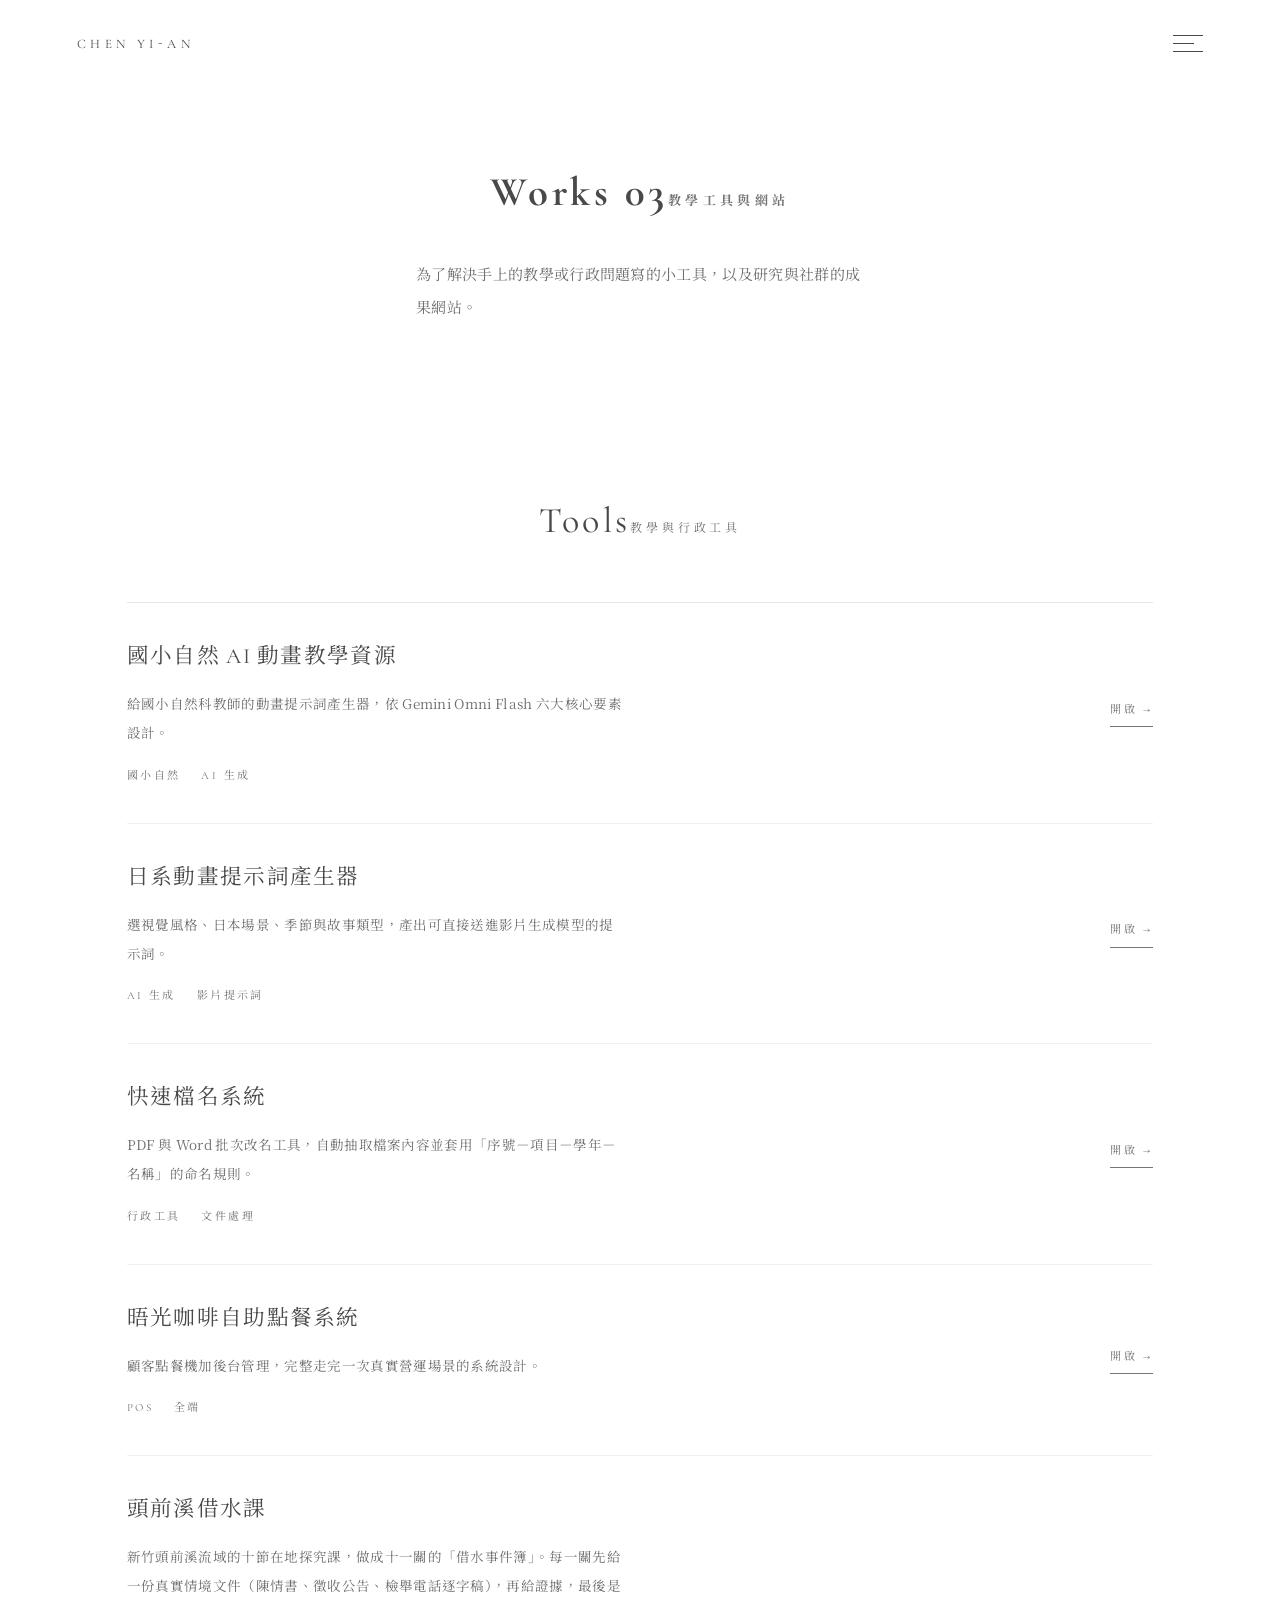
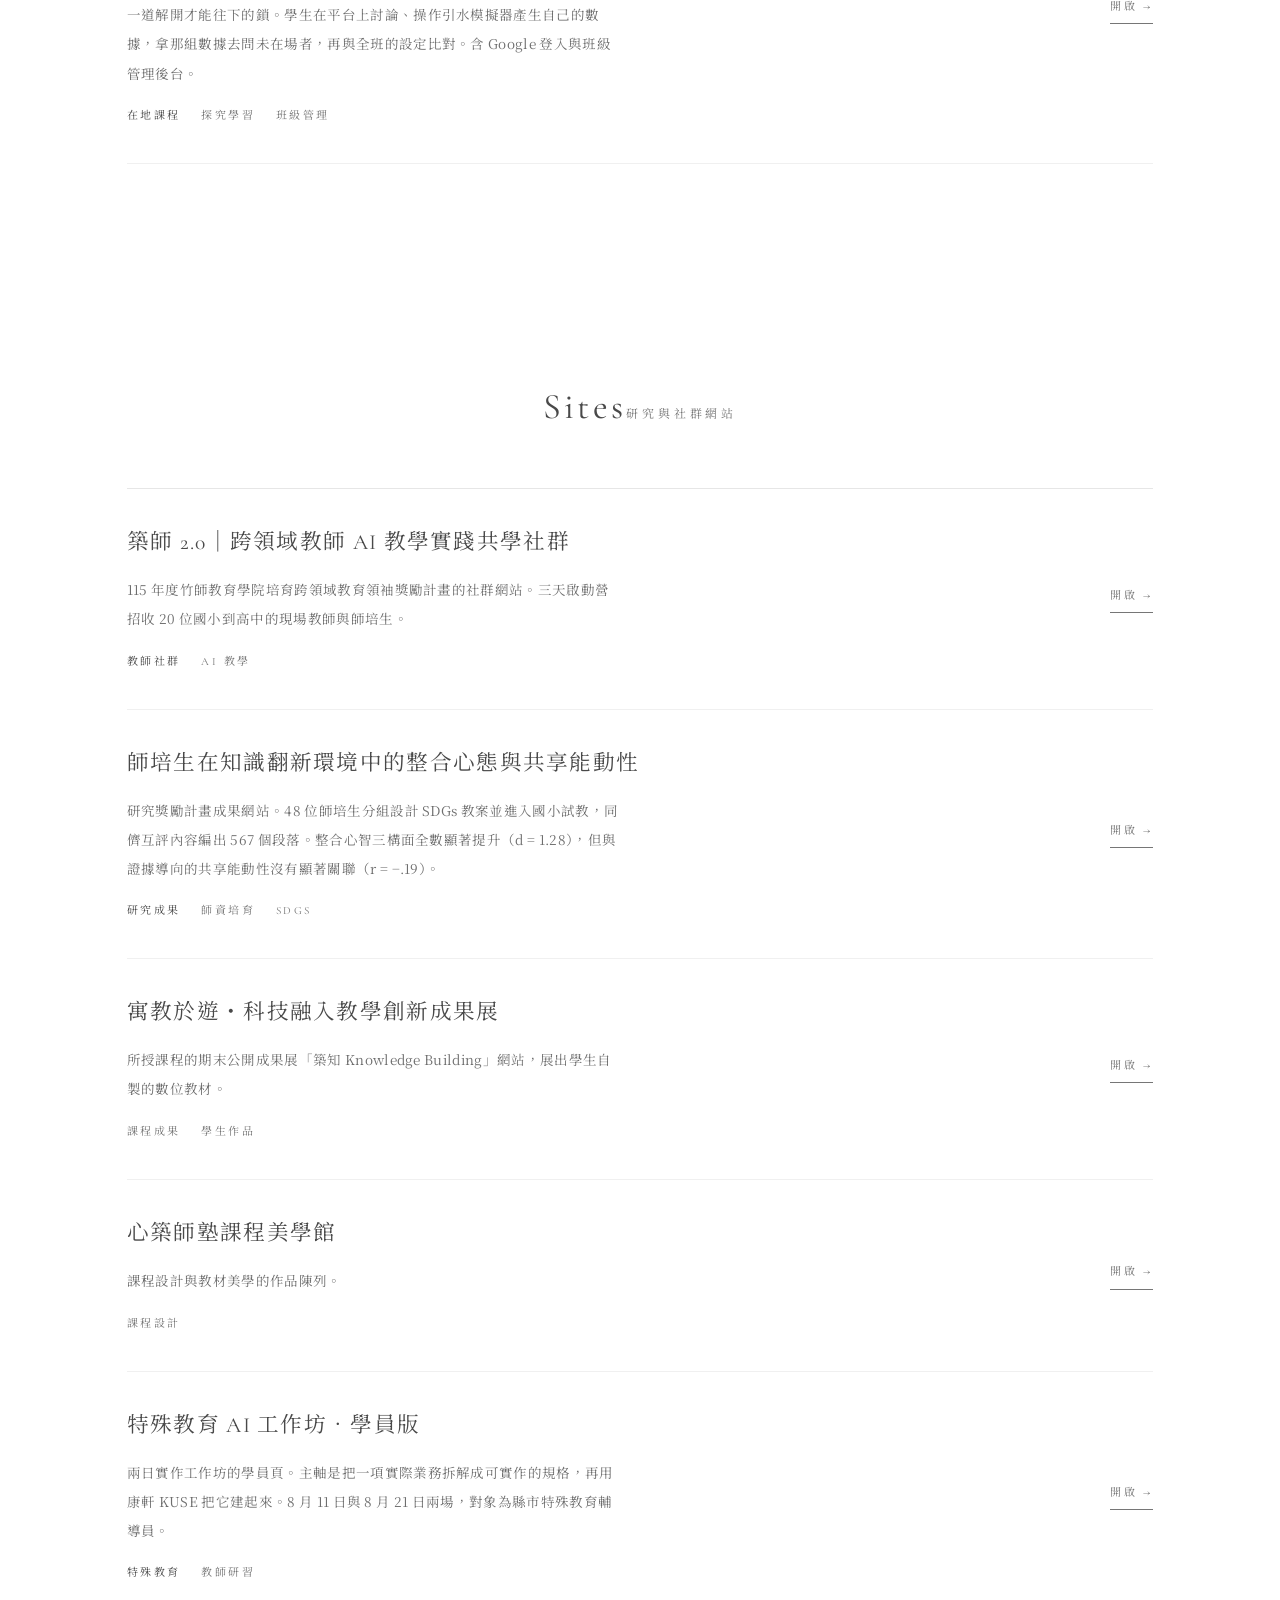
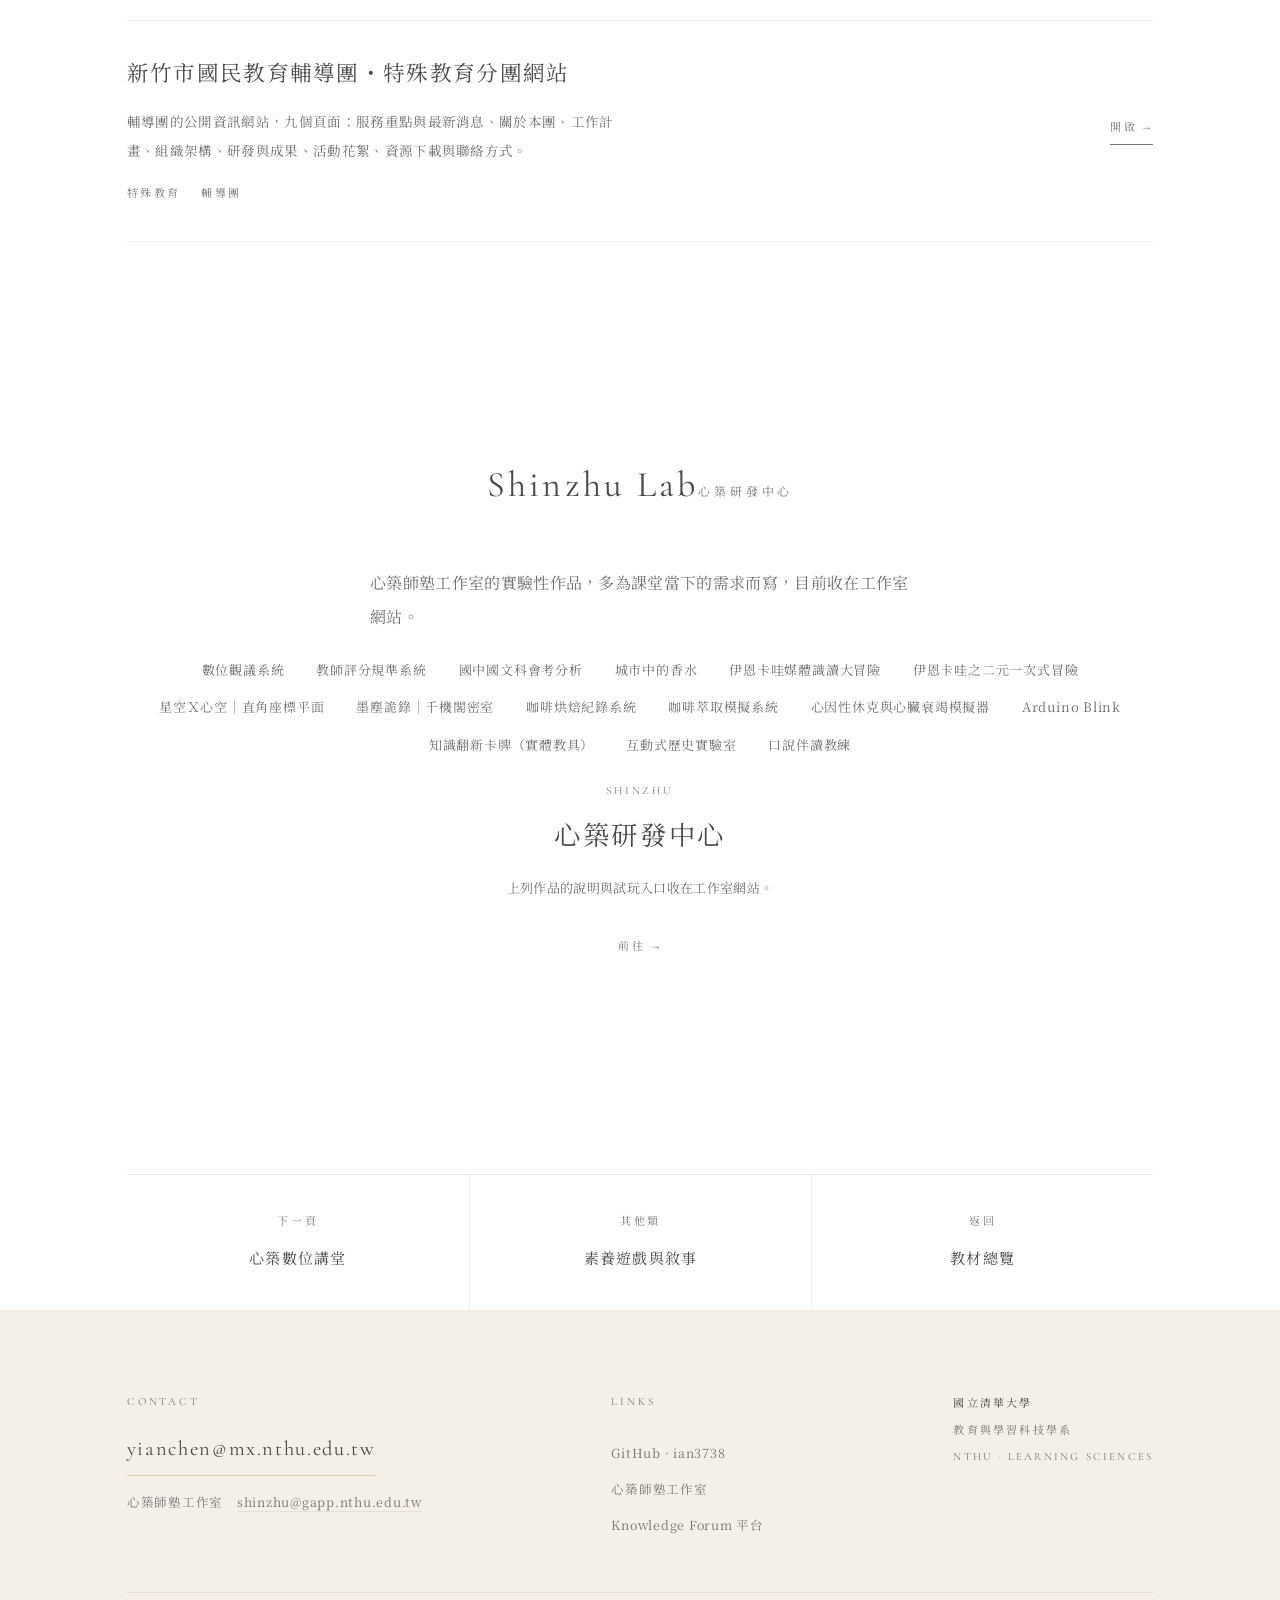
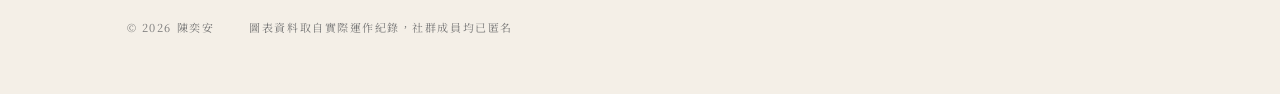
<file: works-tools.html>
<!DOCTYPE html>
<html lang="zh-Hant">
<head>
<meta charset="utf-8">
<meta name="viewport" content="width=device-width, initial-scale=1">
<title>教學工具與網站｜陳奕安</title>
<meta name="description" content="學習網站、AI 教學資源產生器、行政工具，以及研究與社群成果網站。">
<link rel="preconnect" href="https://fonts.googleapis.com">
<link rel="preconnect" href="https://fonts.gstatic.com" crossorigin>
<link href="https://fonts.googleapis.com/css2?family=Cormorant+Garamond:wght@300;400&family=Noto+Serif+TC:wght@300;400&display=swap" rel="stylesheet">
<link rel="stylesheet" href="assets/style.css">
</head>
<body>

<header class="site-head" id="sitehead">
  <a class="brand" href="index.html">Chen Yi<span class="hy">-</span>An</a>
  <button class="burger" id="burger" aria-label="選單" aria-expanded="false">
    <span></span><span></span><span></span>
  </button>
</header>

<div class="menu" id="menu">
  <div class="menu-in">
    <nav class="menu-list" aria-label="主選單">
        <a href="index.html">Home<span class="zh">總覽</span></a>
        <a href="about.html">Profile<span class="zh">關於</span></a>
        <a href="research.html">Research<span class="zh">研究</span></a>
        <a href="publications.html">Publications<span class="zh">著作</span></a>
        <a href="systems.html">Tools<span class="zh">工具</span></a>
        <a href="works.html">Works<span class="zh">教材</span></a>
        <a href="lectures.html">Lectures<span class="zh">講堂</span></a>
    </nav>
    <div class="menu-side">
      <a href="mailto:yianchen@mx.nthu.edu.tw">yianchen@mx.nthu.edu.tw</a><br>
      <a href="https://github.com/ian3738" target="_blank" rel="noopener">GitHub</a><br>
      <a href="https://sites.google.com/view/shinzhuteacher" target="_blank" rel="noopener">心築師塾工作室</a><br>
      <a href="https://kf-mvp-2cdbe.web.app/communities" target="_blank" rel="noopener">Knowledge Forum</a>
    </div>
  </div>
</div>

<main>
<header class="page-head">
  <div class="wrap">
    <h1 class="en">Works 03<span class="zh">教學工具與網站</span></h1>
    <p class="page-sub">為了解決手上的教學或行政問題寫的小工具，以及研究與社群的成果網站。</p>
  </div>
</header>

<section>
  <div class="wrap">
    <div class="sec-head rise"><h2>Tools<span class="zh">教學與行政工具</span></h2></div>
    <div class="list rise">
      <a class="item" href="https://ian3738.github.io/science-prompt-generator/" target="_blank" rel="noopener">
        <span class="i-num">01</span>
        <span class="i-main"><span class="i-title">國小自然 AI 動畫教學資源</span>
        <p class="i-desc">給國小自然科教師的動畫提示詞產生器，依 Gemini Omni Flash 六大核心要素設計。</p>
        <span class="i-tags"><span class="tag">國小自然</span><span class="tag">AI 生成</span></span></span>
        <span class="i-go">開啟 →</span>
      </a>
      <a class="item" href="https://ian3738.github.io/manga-prompt-generator/" target="_blank" rel="noopener">
        <span class="i-num">02</span>
        <span class="i-main"><span class="i-title">日系動畫提示詞產生器</span>
        <p class="i-desc">選視覺風格、日本場景、季節與故事類型，產出可直接送進影片生成模型的提示詞。</p>
        <span class="i-tags"><span class="tag">AI 生成</span><span class="tag">影片提示詞</span></span></span>
        <span class="i-go">開啟 →</span>
      </a>
      <a class="item" href="https://ian3738.github.io/quick-rename/" target="_blank" rel="noopener">
        <span class="i-num">03</span>
        <span class="i-main"><span class="i-title">快速檔名系統</span>
        <p class="i-desc">PDF 與 Word 批次改名工具，自動抽取檔案內容並套用「序號－項目－學年－名稱」的命名規則。</p>
        <span class="i-tags"><span class="tag">行政工具</span><span class="tag">文件處理</span></span></span>
        <span class="i-go">開啟 →</span>
      </a>
      <a class="item" href="https://ian3738.github.io/coffee-pos/" target="_blank" rel="noopener">
        <span class="i-num">04</span>
        <span class="i-main"><span class="i-title">晤光咖啡自助點餐系統</span>
        <p class="i-desc">顧客點餐機加後台管理，完整走完一次真實營運場景的系統設計。</p>
        <span class="i-tags"><span class="tag">POS</span><span class="tag">全端</span></span></span>
        <span class="i-go">開啟 →</span>
      </a>
      <a class="item" href="https://ian3738.github.io/hsinchu-water-course/" target="_blank" rel="noopener">
        <span class="i-num">05</span>
        <span class="i-main"><span class="i-title">頭前溪借水課</span>
        <p class="i-desc">新竹頭前溪流域的十節在地探究課，做成十一關的「借水事件簿」。每一關先給一份真實情境文件（陳情書、徵收公告、檢舉電話逐字稿），再給證據，最後是一道解開才能往下的鎖。學生在平台上討論、操作引水模擬器產生自己的數據，拿那組數據去問未在場者，再與全班的設定比對。含 Google 登入與班級管理後台。</p>
        <span class="i-tags"><span class="tag on">在地課程</span><span class="tag">探究學習</span><span class="tag">班級管理</span></span></span>
        <span class="i-go">開啟 →</span>
      </a>
    </div>
  </div>
</section>

<section>
  <div class="wrap">
    <div class="sec-head rise"><h2>Sites<span class="zh">研究與社群網站</span></h2></div>
    <div class="list rise">
      <a class="item" href="https://shinzhu.web.app/" target="_blank" rel="noopener">
        <span class="i-num">06</span>
        <span class="i-main"><span class="i-title">築師 2.0｜跨領域教師 AI 教學實踐共學社群</span>
        <p class="i-desc">115 年度竹師教育學院培育跨領域教育領袖獎勵計畫的社群網站。三天啟動營招收 20 位國小到高中的現場教師與師培生。</p>
        <span class="i-tags"><span class="tag on">教師社群</span><span class="tag">AI 教學</span></span></span>
        <span class="i-go">開啟 →</span>
      </a>
      <a class="item" href="https://ian3738.github.io/sdgs-teaching-reflection/" target="_blank" rel="noopener">
        <span class="i-num">07</span>
        <span class="i-main"><span class="i-title">師培生在知識翻新環境中的整合心態與共享能動性</span>
        <p class="i-desc">研究獎勵計畫成果網站。48 位師培生分組設計 SDGs 教案並進入國小試教，同儕互評內容編出 567 個段落。整合心智三構面全數顯著提升（d = 1.28），但與證據導向的共享能動性沒有顯著關聯（r = −.19）。</p>
        <span class="i-tags"><span class="tag on">研究成果</span><span class="tag">師資培育</span><span class="tag">SDGs</span></span></span>
        <span class="i-go">開啟 →</span>
      </a>
      <a class="item" href="https://ian3738.github.io/learning-reimagined/" target="_blank" rel="noopener">
        <span class="i-num">08</span>
        <span class="i-main"><span class="i-title">寓教於遊・科技融入教學創新成果展</span>
        <p class="i-desc">所授課程的期末公開成果展「築知 Knowledge Building」網站，展出學生自製的數位教材。</p>
        <span class="i-tags"><span class="tag">課程成果</span><span class="tag">學生作品</span></span></span>
        <span class="i-go">開啟 →</span>
      </a>
      <a class="item" href="https://ian3738.github.io/" target="_blank" rel="noopener">
        <span class="i-num">09</span>
        <span class="i-main"><span class="i-title">心築師塾課程美學館</span>
        <p class="i-desc">課程設計與教材美學的作品陳列。</p>
        <span class="i-tags"><span class="tag">課程設計</span></span></span>
        <span class="i-go">開啟 →</span>
      </a>
      <a class="item" href="https://ian3738.github.io/special-ed-ai-workshop/" target="_blank" rel="noopener">
        <span class="i-num">10</span>
        <span class="i-main"><span class="i-title">特殊教育 AI 工作坊．學員版</span>
        <p class="i-desc">兩日實作工作坊的學員頁。主軸是把一項實際業務拆解成可實作的規格，再用康軒 KUSE 把它建起來。8 月 11 日與 8 月 21 日兩場，對象為縣市特殊教育輔導員。</p>
        <span class="i-tags"><span class="tag on">特殊教育</span><span class="tag">教師研習</span></span></span>
        <span class="i-go">開啟 →</span>
      </a>
      <a class="item" href="https://ian3738.github.io/hsinchu-sped-guidance-team/" target="_blank" rel="noopener">
        <span class="i-num">11</span>
        <span class="i-main"><span class="i-title">新竹市國民教育輔導團・特殊教育分團網站</span>
        <p class="i-desc">輔導團的公開資訊網站，九個頁面：服務重點與最新消息、關於本團、工作計畫、組織架構、研發與成果、活動花絮、資源下載與聯絡方式。</p>
        <span class="i-tags"><span class="tag">特殊教育</span><span class="tag">輔導團</span></span></span>
        <span class="i-go">開啟 →</span>
      </a>
    </div>
  </div>
</section>

<section>
  <div class="wrap">
    <div class="sec-head rise"><h2>Shinzhu Lab<span class="zh">心築研發中心</span></h2></div>
    <div class="prose rise">
      <p>心築師塾工作室的實驗性作品，多為課堂當下的需求而寫，目前收在工作室網站。</p>
    </div>
    <div class="chips rise">
      <span class="chip">數位觀議系統</span><span class="chip">教師評分規準系統</span><span class="chip">國中國文科會考分析</span>
      <span class="chip">城市中的香水</span><span class="chip">伊恩卡哇媒體識讀大冒險</span><span class="chip">伊恩卡哇之二元一次式冒險</span>
      <span class="chip">星空Ｘ心空｜直角座標平面</span><span class="chip">墨塵詭錄｜千機閣密室</span><span class="chip">咖啡烘焙紀錄系統</span>
      <span class="chip">咖啡萃取模擬系統</span><span class="chip">心因性休克與心臟衰竭模擬器</span><span class="chip">Arduino Blink</span>
      <span class="chip">知識翻新卡牌（實體教具）</span><span class="chip">互動式歷史實驗室</span><span class="chip">口說伴讀教練</span>
    </div>
    <div class="rise" style="margin-top:1.4rem">
      <a class="portal" href="https://sites.google.com/view/shinzhuteacher/researchcenter" target="_blank" rel="noopener" style="min-height:0">
        <div class="portal-n">Shinzhu</div><div class="portal-t">心築研發中心</div>
        <p class="portal-d">上列作品的說明與試玩入口收在工作室網站。</p>
        <div class="portal-go">前往 →</div>
      </a>
    </div>
  </div>
</section>

<div class="wrap"><nav class="pager rise" aria-label="其他頁面">
  <a href="lectures.html"><div class="k">下一頁</div><div class="t">心築數位講堂</div></a>
  <a href="works-games.html"><div class="k">其他類</div><div class="t">素養遊戲與敘事</div></a>
  <a href="works.html"><div class="k">返回</div><div class="t">教材總覽</div></a>
</nav></div>

</main>

<footer>
  <div class="wrap">
    <div class="foot-grid">
      <div>
        <div class="foot-k">Contact</div>
        <a class="foot-mail" href="mailto:yianchen@mx.nthu.edu.tw">yianchen@mx.nthu.edu.tw</a>
        <div style="margin-top:.9rem;font-size:12.5px;color:var(--ink-muted);letter-spacing:.06em">
          心築師塾工作室　<a href="mailto:shinzhu@gapp.nthu.edu.tw" style="border-bottom:1px solid var(--sand-line)">shinzhu@gapp.nthu.edu.tw</a>
        </div>
      </div>
      <div class="foot-links">
        <div class="foot-k">Links</div>
        <a href="https://github.com/ian3738" target="_blank" rel="noopener">GitHub · ian3738</a>
        <a href="https://sites.google.com/view/shinzhuteacher" target="_blank" rel="noopener">心築師塾工作室</a>
        <a href="https://kf-mvp-2cdbe.web.app/communities" target="_blank" rel="noopener">Knowledge Forum 平台</a>
      </div>
      <div class="seal"><b>國立清華大學</b>教育與學習科技學系<br>NTHU · Learning Sciences</div>
    </div>
    <div class="colophon">
      <span>© 2026 陳奕安</span>
      <span>圖表資料取自實際運作紀錄，社群成員均已匿名</span>
    </div>
  </div>
</footer>

<script src="assets/site.js"></script>
</body>
</html>
</file>
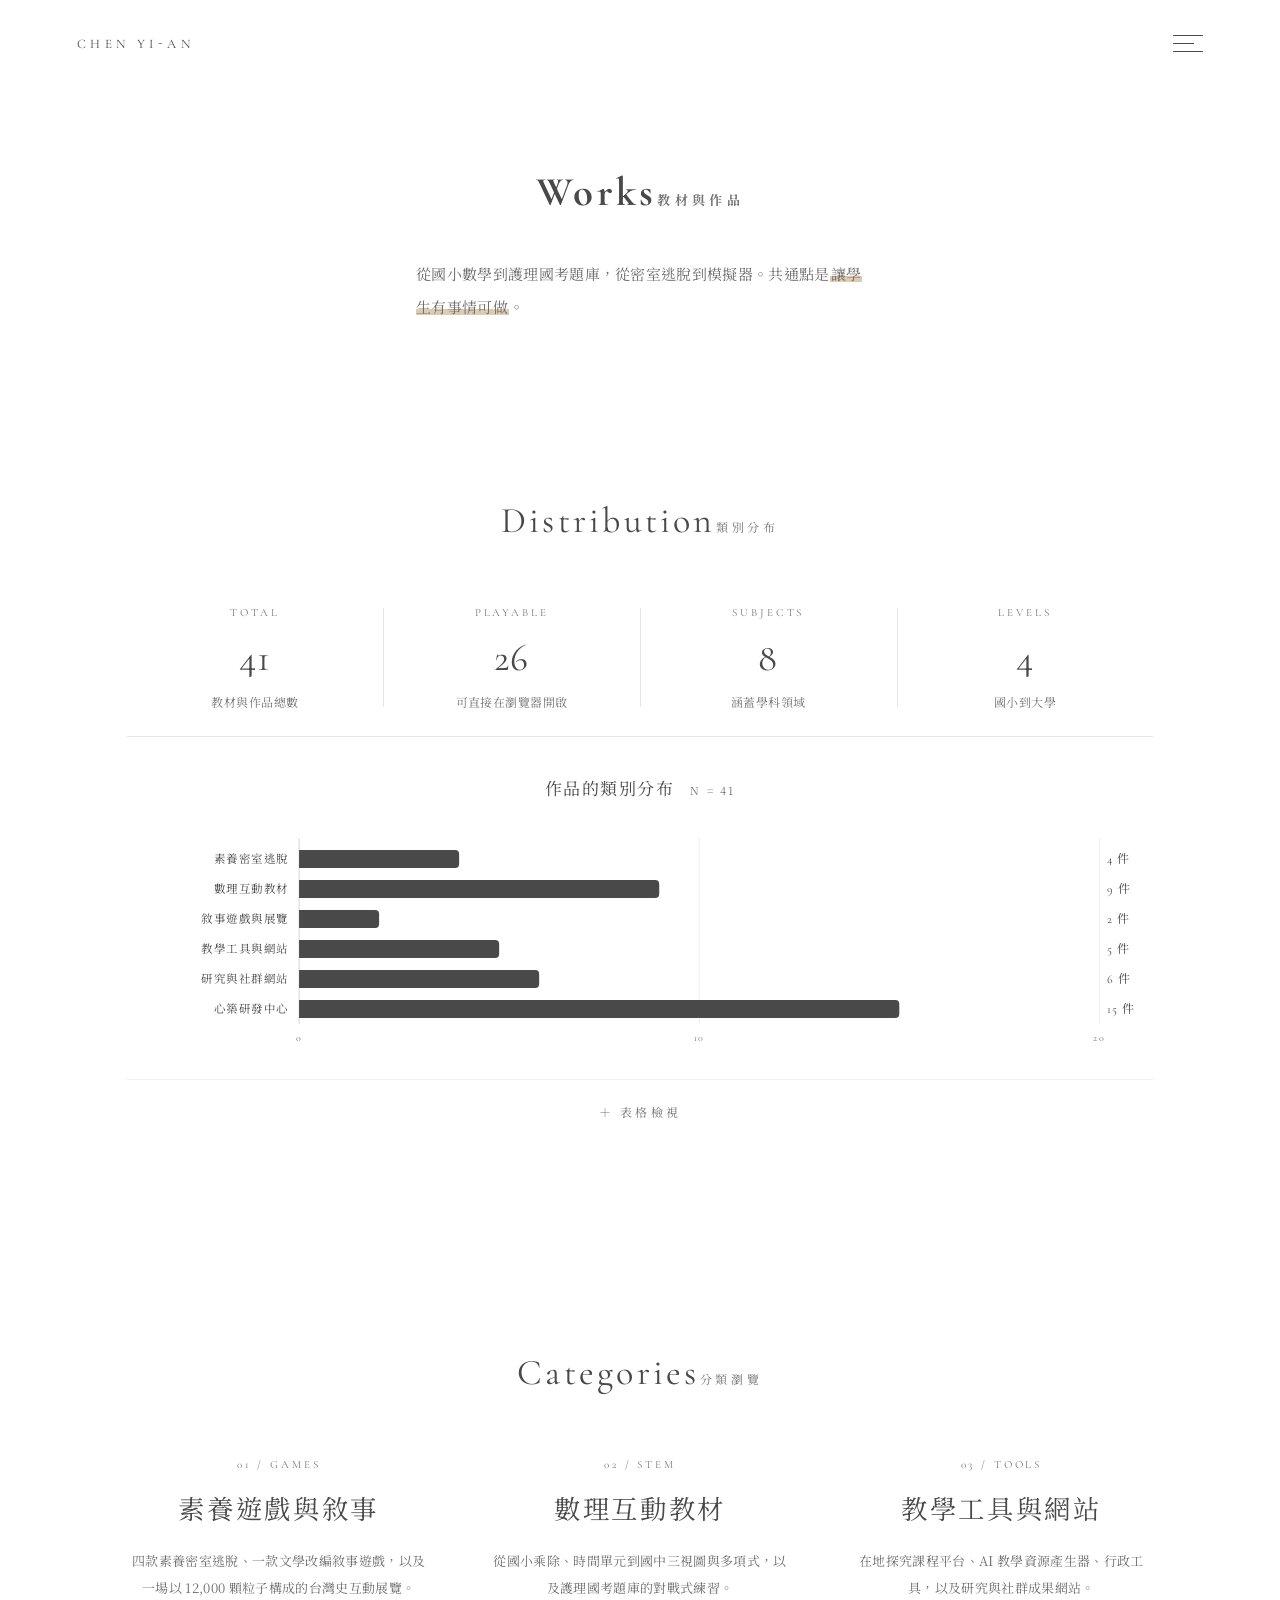
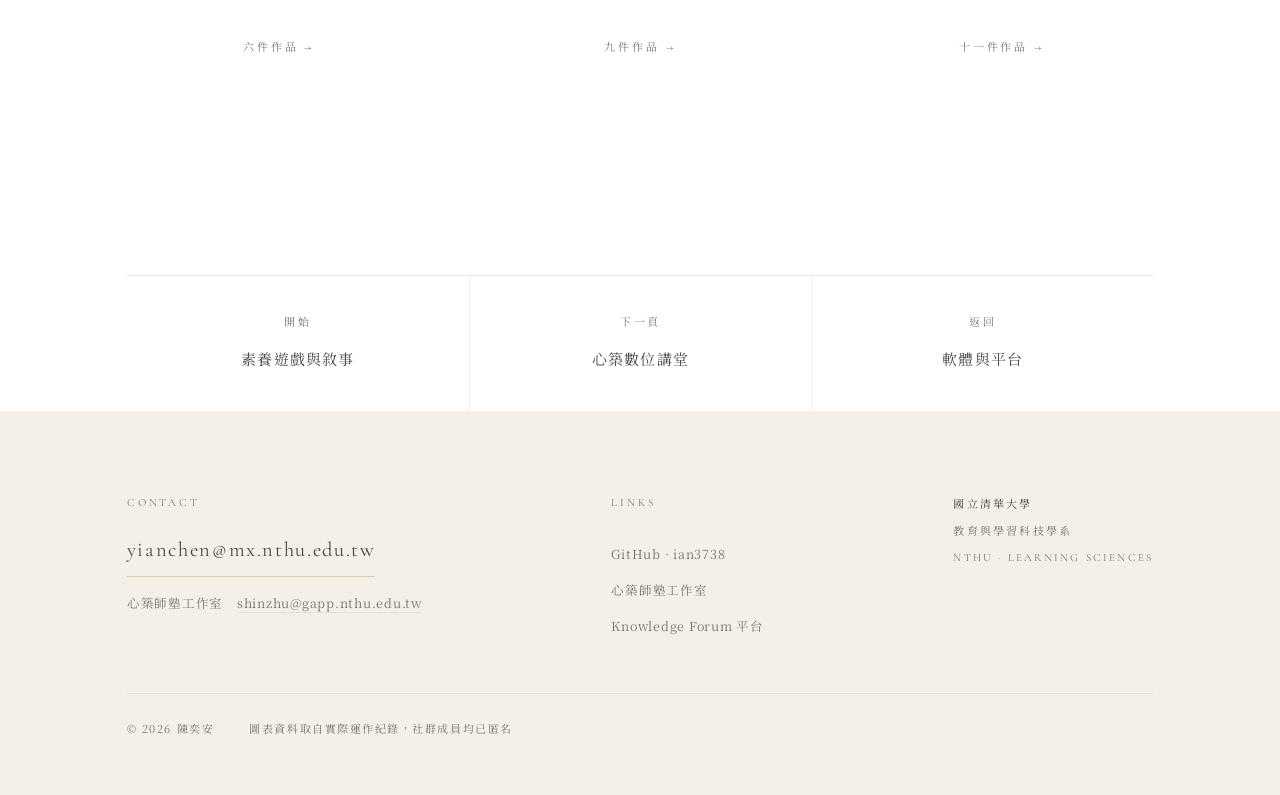
<file: works.html>
<!DOCTYPE html>
<html lang="zh-Hant">
<head>
<meta charset="utf-8">
<meta name="viewport" content="width=device-width, initial-scale=1">
<title>教材與作品｜陳奕安</title>
<meta name="description" content="素養遊戲、數理互動教材、教學工具與網站，共四十一件，多數可直接在瀏覽器開啟。">
<link rel="preconnect" href="https://fonts.googleapis.com">
<link rel="preconnect" href="https://fonts.gstatic.com" crossorigin>
<link href="https://fonts.googleapis.com/css2?family=Cormorant+Garamond:wght@300;400&family=Noto+Serif+TC:wght@300;400&display=swap" rel="stylesheet">
<link rel="stylesheet" href="assets/style.css">
</head>
<body>

<header class="site-head" id="sitehead">
  <a class="brand" href="index.html">Chen Yi<span class="hy">-</span>An</a>
  <button class="burger" id="burger" aria-label="選單" aria-expanded="false">
    <span></span><span></span><span></span>
  </button>
</header>

<div class="menu" id="menu">
  <div class="menu-in">
    <nav class="menu-list" aria-label="主選單">
        <a href="index.html">Home<span class="zh">總覽</span></a>
        <a href="about.html">Profile<span class="zh">關於</span></a>
        <a href="research.html">Research<span class="zh">研究</span></a>
        <a href="publications.html">Publications<span class="zh">著作</span></a>
        <a href="systems.html">Tools<span class="zh">工具</span></a>
        <a href="works.html">Works<span class="zh">教材</span></a>
        <a href="lectures.html">Lectures<span class="zh">講堂</span></a>
    </nav>
    <div class="menu-side">
      <a href="mailto:yianchen@mx.nthu.edu.tw">yianchen@mx.nthu.edu.tw</a><br>
      <a href="https://github.com/ian3738" target="_blank" rel="noopener">GitHub</a><br>
      <a href="https://sites.google.com/view/shinzhuteacher" target="_blank" rel="noopener">心築師塾工作室</a><br>
      <a href="https://kf-mvp-2cdbe.web.app/communities" target="_blank" rel="noopener">Knowledge Forum</a>
    </div>
  </div>
</div>

<main>
<header class="page-head">
  <div class="wrap">
    <h1 class="en">Works<span class="zh">教材與作品</span></h1>
    <p class="page-sub">從國小數學到護理國考題庫，從密室逃脫到模擬器。共通點是<span class="hl">讓學生有事情可做</span>。</p>
  </div>
</header>

<section>
  <div class="wrap">
    <div class="sec-head rise"><h2>Distribution<span class="zh">類別分布</span></h2></div>
    <div class="tiles rise" style="margin-bottom:1.4rem">
      <div class="tile on"><div class="tile-k">Total</div><div class="tile-v">41</div><div class="tile-d">教材與作品總數</div></div>
      <div class="tile"><div class="tile-k">Playable</div><div class="tile-v">26</div><div class="tile-d">可直接在瀏覽器開啟</div></div>
      <div class="tile"><div class="tile-k">Subjects</div><div class="tile-v">8</div><div class="tile-d">涵蓋學科領域</div></div>
      <div class="tile"><div class="tile-k">Levels</div><div class="tile-v">4</div><div class="tile-d">國小到大學</div></div>
    </div>
    <div class="panel rise">
      <div class="panel-head"><span class="panel-t">作品的類別分布</span><span class="panel-n">N = 41</span></div>
      <div class="panel-body"><figure class="chart" id="c-works"><div class="plot"></div></figure></div>
    </div>
  </div>
</section>

<section>
  <div class="wrap">
    <div class="sec-head rise"><h2>Categories<span class="zh">分類瀏覽</span></h2></div>
    <div class="portals rise">
      <a class="portal" href="works-games.html">
        <div class="portal-n">01 / Games</div><div class="portal-t">素養遊戲與敘事</div>
        <p class="portal-d">四款素養密室逃脫、一款文學改編敘事遊戲，以及一場以 12,000 顆粒子構成的台灣史互動展覽。</p>
        <div class="portal-go">六件作品 →</div>
      </a>
      <a class="portal" href="works-stem.html">
        <div class="portal-n">02 / STEM</div><div class="portal-t">數理互動教材</div>
        <p class="portal-d">從國小乘除、時間單元到國中三視圖與多項式，以及護理國考題庫的對戰式練習。</p>
        <div class="portal-go">九件作品 →</div>
      </a>
      <a class="portal" href="works-tools.html">
        <div class="portal-n">03 / Tools</div><div class="portal-t">教學工具與網站</div>
        <p class="portal-d">在地探究課程平台、AI 教學資源產生器、行政工具，以及研究與社群成果網站。</p>
        <div class="portal-go">十一件作品 →</div>
      </a>
    </div>
  </div>
</section>

<div class="wrap"><nav class="pager rise" aria-label="其他頁面">
  <a href="works-games.html"><div class="k">開始</div><div class="t">素養遊戲與敘事</div></a>
  <a href="lectures.html"><div class="k">下一頁</div><div class="t">心築數位講堂</div></a>
  <a href="systems.html"><div class="k">返回</div><div class="t">軟體與平台</div></a>
</nav></div>

</main>

<footer>
  <div class="wrap">
    <div class="foot-grid">
      <div>
        <div class="foot-k">Contact</div>
        <a class="foot-mail" href="mailto:yianchen@mx.nthu.edu.tw">yianchen@mx.nthu.edu.tw</a>
        <div style="margin-top:.9rem;font-size:12.5px;color:var(--ink-muted);letter-spacing:.06em">
          心築師塾工作室　<a href="mailto:shinzhu@gapp.nthu.edu.tw" style="border-bottom:1px solid var(--sand-line)">shinzhu@gapp.nthu.edu.tw</a>
        </div>
      </div>
      <div class="foot-links">
        <div class="foot-k">Links</div>
        <a href="https://github.com/ian3738" target="_blank" rel="noopener">GitHub · ian3738</a>
        <a href="https://sites.google.com/view/shinzhuteacher" target="_blank" rel="noopener">心築師塾工作室</a>
        <a href="https://kf-mvp-2cdbe.web.app/communities" target="_blank" rel="noopener">Knowledge Forum 平台</a>
      </div>
      <div class="seal"><b>國立清華大學</b>教育與學習科技學系<br>NTHU · Learning Sciences</div>
    </div>
    <div class="colophon">
      <span>© 2026 陳奕安</span>
      <span>圖表資料取自實際運作紀錄，社群成員均已匿名</span>
    </div>
  </div>
</footer>

<script src="assets/data.js"></script>
<script src="assets/charts.js"></script>
<script src="assets/site.js"></script>
</body>
</html>
</file>
<file: assets/style.css>
/* ============================================================
   陳奕安 個人網站
   設計語彙參考 saitokyoko.jp：
     · 全站單一襯線字，字重一律 400，沒有粗體
       階層只靠級數、字距與留白
     · 墨色 #494949 柔灰，不用純黑
     · 唯一輔助色為暖砂 #DECCB1，只作裝飾
     · 區塊上下留白 120px，標題字距 0.08em
     · 只有漢堡選單，沒有導覽列
   資料色：灰階序階 #494949 / #878787 / #AFAFAF
     明度單調、階距 0.18、最淺階對白底 2.19:1
   ============================================================ */

*,*::before,*::after{box-sizing:border-box}
html{-webkit-text-size-adjust:100%;scroll-behavior:smooth}
body{margin:0}

:root{
  color-scheme:light;
  --white:#FFFFFF;
  --ink:#494949;
  --ink-2:#6E6E6E;
  --ink-muted:#767676;
  --sand:#DECCB1;
  --sand-soft:#F4EFE7;
  --sand-line:#E8DFD1;
  --line:#E6E6E6;
  --line-soft:#F0F0F0;
  --dark:#2D2D32;

  --mark:#494949;
  --mark-dim:#AFAFAF;
  --series-1:#494949;
  --series-2:#878787;
  --series-3:#AFAFAF;
  --grid:#EFEFEF;
  --axis:#DDDDDD;

  /* 給 charts.js 用的別名，沿用舊變數名以免動到繪圖程式 */
  --accent:#494949;
  --paper:#FFFFFF;
  --surface:#FFFFFF;
  --ink-1:#494949;

  --f-display:"Cormorant Garamond","Noto Serif TC","Songti TC",serif;
  --f-body:"Noto Serif TC","Cormorant Garamond","Songti TC",serif;

  --pad:clamp(1.25rem,6vw,5rem);
  --gap:clamp(4rem,12vh,7.5rem);
  --maxw:1180px;
}

body{
  background:var(--white);color:var(--ink);font-family:var(--f-body);
  font-size:16px;line-height:2;font-weight:400;letter-spacing:.02em;
  overflow-x:hidden;display:flex;flex-direction:column;min-height:100vh;
  -webkit-font-smoothing:antialiased;
}
a{color:inherit;text-decoration:none}
img{max-width:100%;height:auto;display:block}
::selection{background:var(--sand);color:var(--ink)}
main{flex:1 0 auto}
.wrap{max-width:var(--maxw);margin:0 auto;padding-inline:var(--pad);width:100%}
strong,b{font-weight:400}

/* ---------- 頁首：只有標記與漢堡 ---------- */
.site-head{
  position:fixed;top:0;left:0;right:0;z-index:80;
  display:flex;align-items:center;justify-content:space-between;
  padding:clamp(1.1rem,2.6vw,1.9rem) var(--pad);
  mix-blend-mode:normal;transition:background .4s;
}
.site-head.solid{background:rgba(255,255,255,.94);backdrop-filter:blur(8px)}

/* Chen Yi-An 的連字號。Cormorant Garamond 的連字號是斜的，而且高度是配
   小寫字母的，放進全大寫的字裡會偏低：75px 字級下量到它的中心比大寫字母的
   視覺中心低 15px，垂直跨度 14px（斜的），加上 .26em 字距把它孤立出來就更明顯。
   改用 Noto Serif TC 的平連字號並抬高後，跨度 8px、偏移 0.0px。 */
.hy{font-family:"Noto Serif TC",serif;display:inline-block;transform:translateY(-.05em)}
.brand{
  font-family:var(--f-display);font-size:13px;letter-spacing:.34em;
  color:var(--ink);white-space:nowrap;text-transform:uppercase;
}
/* 壓在開場圖上時本來轉白，但開場已改為淺砂色底，白字對底只有 1.40:1，
   實際渲染量到 1.03:1，等於看不見。改回墨色為 6.44:1。 */
.site-head.over .brand{color:var(--ink)}
.site-head.over .burger span{background:var(--ink)}

.burger{
  width:30px;height:18px;border:0;background:transparent;padding:0;cursor:pointer;
  position:relative;flex:none;
}
.burger span{
  position:absolute;left:0;height:1px;background:var(--ink);transition:all .45s cubic-bezier(.6,0,.2,1);
}
.burger span:nth-child(1){top:0;width:100%}
.burger span:nth-child(2){top:8px;width:70%}
.burger span:nth-child(3){top:16px;width:100%}
.burger:hover span:nth-child(2){width:100%}
body.menu-open .burger span:nth-child(1){top:8px;transform:rotate(38deg)}
body.menu-open .burger span:nth-child(2){opacity:0}
body.menu-open .burger span:nth-child(3){top:8px;width:100%;transform:rotate(-38deg)}
body.menu-open .burger span{background:var(--ink)}

/* ---------- 全幅選單 ---------- */
.menu{
  position:fixed;inset:0;z-index:70;background:var(--white);
  display:flex;align-items:center;justify-content:center;
  opacity:0;visibility:hidden;transition:opacity .5s,visibility .5s;
}
body.menu-open .menu{opacity:1;visibility:visible}
.menu-in{width:100%;max-width:var(--maxw);padding:0 var(--pad);display:grid;
         grid-template-columns:1fr auto;gap:clamp(2rem,6vw,5rem);align-items:center}
.menu-list{display:flex;flex-direction:column;gap:clamp(.5rem,1.6vh,1.1rem)}
.menu-list a{
  font-family:var(--f-display);font-size:clamp(1.5rem,4.4vw,2.6rem);letter-spacing:.12em;
  color:var(--ink);opacity:0;transform:translateY(14px);transition:opacity .5s,transform .5s,color .3s;
  display:flex;align-items:baseline;gap:1.1rem;
}
.menu-list a .zh{font-family:var(--f-body);font-size:.44em;letter-spacing:.24em;color:var(--ink-muted)}
.menu-list a:hover{color:var(--sand)}
.menu-list a:hover .zh{color:var(--sand)}
body.menu-open .menu-list a{opacity:1;transform:none}
body.menu-open .menu-list a:nth-child(1){transition-delay:.10s}
body.menu-open .menu-list a:nth-child(2){transition-delay:.16s}
body.menu-open .menu-list a:nth-child(3){transition-delay:.22s}
body.menu-open .menu-list a:nth-child(4){transition-delay:.28s}
body.menu-open .menu-list a:nth-child(5){transition-delay:.34s}
body.menu-open .menu-list a:nth-child(6){transition-delay:.40s}
body.menu-open .menu-list a:nth-child(7){transition-delay:.46s}
.menu-side{font-size:13px;letter-spacing:.16em;color:var(--ink-muted);line-height:2.4;text-align:right}
.menu-side a:hover{color:var(--ink)}
@media (max-width:760px){.menu-in{grid-template-columns:1fr}.menu-side{text-align:left;margin-top:2rem}}

/* ---------- 全幅開場：去背人像合成於暖色底 ---------- */
/* 參考站的主視覺量測後背景標準差僅 0.67–1.22，等同純色，
   是去背後合成的。照片沒有攝影背景，才不會與頁面打架。 */
.hero{
  position:relative;min-height:100svh;overflow:hidden;padding:0;
  background:
    radial-gradient(108% 86% at 68% 26%, #F2ECE4 0%, #E6DED4 44%, #DAD1C6 100%);
  display:grid;grid-template-columns:1fr minmax(0,46%);align-items:end;
}
/* 人像不貼到畫面右緣。貼右會把人再往外推，姓名與人像各據一邊、
   中間空 460px，整張圖散開。留一段右邊距把人往內收，光心也跟到兩者之間。

   另外，姓名字級有上限而人像靠右緣，兩者的距離會隨視窗變寬一路拉開：
   量到 1440 時空隙佔版面 17%、1680 佔 26%、1920 佔 35%、2560 佔 56%。
   因此開場另立一條 1440 的內容帶，超過就左右等分留白，空隙穩定在 250 到 290px。
   站上其他頁的 .wrap 本來就以 1180 收邊，頁首則一律貼 var(--pad)，
   這條帶跟既有的作法一致。 */
.hero-inner,.hero-figure,.hero-scroll{--hero-edge:max(var(--pad),calc((100vw - 1440px) / 2))}
.hero-figure{
  grid-column:2;justify-self:end;align-self:end;
  padding-right:max(clamp(2rem,6vw,5rem),calc((100vw - 1440px) / 2));
  height:min(78svh,780px);max-width:100%;display:flex;align-items:flex-end;justify-content:center;
}
/* picture 必須也吃到高度。它預設 height:auto，裡面的 img 用 height:100% 會
   解析不到百分比而退回原尺寸 920px，再被 .hero 的 overflow:hidden 切掉頭。 */
.hero-figure picture{
  display:flex;align-items:flex-end;justify-content:center;
  height:100%;max-width:100%;
}
/* 原始棚拍照只拍到大腿，去背後浮在純色上會像被切斷，
   因此在圖檔底部 24% 做平滑淡出，讓人像溶進背景。 */
.hero-figure img{height:100%;width:auto;max-width:100%;object-fit:contain;object-position:bottom}
.hero-inner{
  grid-column:1;grid-row:1;z-index:2;align-self:end;
  padding:0 clamp(1.2rem,3vw,2rem) clamp(4.5rem,16vh,9rem) var(--hero-edge);
}
/* 姓名放大到能往右探，把左邊的字與右邊的人拉近。 */
.hero-name{
  font-family:var(--f-display);font-size:clamp(1.9rem,6.2vw,4.7rem);font-weight:400;
  letter-spacing:.26em;line-height:1.25;margin:0;text-transform:uppercase;color:var(--ink);
}
.hero-zh{font-size:clamp(1rem,2.1vw,1.4rem);letter-spacing:.5em;color:var(--ink);margin-top:1rem}
/* 開場的小字不用全站的 --ink-muted #767676。它在白底上是 4.86:1 沒問題，
   但壓在砂色漸層最暗處只有 3.01:1，未達 AA 小字的 4.5。#5A5A5A 為 4.57:1。 */
.hero-role{
  font-size:12px;letter-spacing:.24em;color:#5A5A5A;margin-top:1.9rem;
  text-transform:uppercase;line-height:2.4;
}
.hero-scroll{
  position:absolute;left:var(--hero-edge);bottom:clamp(1.4rem,4vh,2.4rem);z-index:3;
  font-size:10px;letter-spacing:.3em;color:#5A5A5A;text-transform:uppercase;
  display:flex;align-items:center;gap:.9rem;
}
.hero-scroll::after{content:"";width:46px;height:1px;background:#5A5A5A;opacity:.85;
  animation:sweep 2.6s cubic-bezier(.6,0,.2,1) infinite}
@keyframes sweep{0%{transform:scaleX(0);transform-origin:left}45%{transform:scaleX(1);transform-origin:left}
                 55%{transform:scaleX(1);transform-origin:right}100%{transform:scaleX(0);transform-origin:right}}
@media (max-width:820px){
  /* 單欄時人像與文字若同列且都靠下對齊，字必然壓在臉上，因此拆成上下兩列 */
  .hero{grid-template-columns:1fr;grid-template-rows:1fr auto;align-items:end;min-height:100svh}
  .hero-figure{grid-column:1;grid-row:1;align-self:end;height:min(46svh,420px);
               justify-self:end;padding-right:calc(var(--pad) * .3);opacity:.92}
  .hero-inner{grid-column:1;grid-row:2;align-self:end;padding-bottom:clamp(4rem,12vh,6rem)}
  .hero-name{font-size:clamp(1.8rem,9vw,2.6rem)}
}

/* 關於頁的側身形象照 */
.about-portrait{
  float:right;width:clamp(150px,26%,230px);margin:.4rem 0 1.6rem clamp(1.4rem,4vw,2.6rem);
}
.about-portrait img{width:100%;aspect-ratio:3/4;object-fit:cover;object-position:50% 18%}
.about-portrait figcaption{
  margin-top:.9rem;font-family:var(--f-display);font-size:10px;letter-spacing:.24em;
  color:var(--ink-muted);text-transform:uppercase;
}
@media (max-width:620px){.about-portrait{float:none;width:170px;margin:0 0 1.8rem}}

/* ---------- 一般頁首 ---------- */
.page-head{padding:clamp(7rem,18vh,11rem) 0 clamp(2.5rem,7vh,4rem);text-align:center}
.page-head .en{
  font-family:var(--f-display);font-size:clamp(1.9rem,5vw,2.55rem);letter-spacing:.09em;
  margin:0;line-height:1.5;
}
.page-head .zh{font-size:13px;letter-spacing:.34em;color:var(--ink-muted);margin-top:.9rem;text-transform:none}
.page-sub{max-width:56ch;margin:2.2rem auto 0;color:var(--ink-2);font-size:15px;line-height:2.15;text-align:left}

/* ---------- 區塊 ---------- */
section{padding-block:var(--gap)}
.sec-head{margin-bottom:clamp(2.2rem,6vh,3.6rem);text-align:center}
.sec-head h2{
  font-family:var(--f-display);font-size:clamp(1.6rem,4vw,2.25rem);font-weight:400;
  letter-spacing:.09em;margin:0;line-height:1.5;color:var(--ink);
}
.sec-head .zh{font-size:12px;letter-spacing:.32em;color:var(--ink-muted);margin-top:.75rem}
.sec-num,.sec-note{display:none}
.group-label{
  font-family:var(--f-display);font-size:15px;letter-spacing:.24em;color:var(--ink-muted);
  margin:clamp(2.6rem,6vh,4rem) 0 1.4rem;text-align:center;
}
.group-label:first-child{margin-top:0}
.prose{max-width:60ch;margin-inline:auto}
.prose p{margin:0 0 1.5rem;color:var(--ink-2);line-height:2.15}
.prose p:last-child{margin-bottom:0}
.prose .lead{font-size:17px;color:var(--ink);line-height:2.1}
.hl{background:linear-gradient(transparent 62%,var(--sand) 62%,var(--sand) 92%,transparent 92%);padding:0 .1em}

.pull{
  border:0;margin:0 auto clamp(2rem,5vh,3rem);max-width:46ch;text-align:center;
  font-family:var(--f-display);font-size:clamp(1.25rem,3vw,1.75rem);line-height:1.85;
  letter-spacing:.05em;color:var(--ink);padding:0;
}
.pull cite{display:block;font-style:normal;font-family:var(--f-body);font-size:13px;
           letter-spacing:.06em;color:var(--ink-muted);margin-top:1.4rem;line-height:2.1}

/* ---------- 數據 ---------- */
.tiles{display:grid;grid-template-columns:repeat(auto-fit,minmax(min(100%,150px),1fr));
       gap:clamp(1.6rem,4vw,3rem) 0;border:0;background:transparent}
.tile{padding:0 1.2rem;border:0;text-align:center;position:relative}
.tile + .tile::before{content:"";position:absolute;left:0;top:.4rem;bottom:.4rem;width:1px;background:var(--line)}
.tile-k{font-family:var(--f-display);font-size:11px;letter-spacing:.26em;color:var(--ink-muted);text-transform:uppercase}
.tile-v{font-family:var(--f-display);font-size:clamp(1.7rem,4vw,2.4rem);font-weight:400;line-height:1.2;
        margin-top:.7rem;letter-spacing:.04em;color:var(--ink)}
.tile-v small{font-size:.42em;color:var(--ink-muted);margin-left:.2em}
.tile-d{font-size:12px;color:var(--ink-muted);margin-top:.6rem;line-height:1.9;letter-spacing:.04em}
.tile.on .tile-v{color:var(--ink)}
@media (max-width:560px){.tile + .tile::before{display:none}}

/* ---------- 面板 ---------- */
.panel{background:transparent;border:0;border-top:1px solid var(--line);padding-top:clamp(1.6rem,4vh,2.4rem)}
.panel-head{display:flex;align-items:baseline;gap:1rem;padding:0 0 1.2rem;background:transparent;flex-wrap:wrap;justify-content:center}
.panel-t{font-family:var(--f-display);font-size:17px;letter-spacing:.09em;color:var(--ink)}
.panel-n{font-size:11px;letter-spacing:.2em;color:var(--ink-muted);text-transform:uppercase}
.panel-body{padding:0}
.panel-note{font-size:13px;color:var(--ink-muted);line-height:2.15;margin:0 auto 1.8rem;max-width:56ch;text-align:center}
.panels{display:grid;gap:clamp(2.5rem,7vh,4.5rem)}
.panels.two{grid-template-columns:repeat(auto-fit,minmax(min(100%,330px),1fr))}

/* ---------- 圖表 ---------- */
.chart{margin:0;position:relative}
.plot{position:relative;width:100%}
.plot svg{display:block;width:100%;height:auto;overflow:visible}
.plot svg text{font-family:var(--f-body);letter-spacing:.05em}
.plot svg .ax{font-family:var(--f-display);font-size:10px;letter-spacing:.14em}
.plot svg .lbl{font-size:11.5px}
.plot svg .val{font-family:var(--f-display);font-size:12px;letter-spacing:.06em}
.plot svg .big{font-family:var(--f-display);font-size:17px}
.tip{position:absolute;z-index:20;pointer-events:none;background:var(--white);border:1px solid var(--line);
     padding:.7rem .9rem;min-width:110px}
.tip b{display:block;font-size:12.5px;font-weight:400;color:var(--ink);line-height:1.7;letter-spacing:.04em}
.tip i{display:block;font-style:normal;font-size:11px;color:var(--ink-muted);margin-top:.25rem;letter-spacing:.06em}
.tip u{display:block;text-decoration:none;font-family:var(--f-display);font-size:15px;color:var(--ink);
       margin-top:.45rem;letter-spacing:.06em}
.legend{display:flex;flex-wrap:wrap;gap:.5rem 1.8rem;margin-bottom:1.4rem;font-size:12.5px;
        color:var(--ink-2);justify-content:center;letter-spacing:.05em}
.legend span{display:flex;align-items:center;gap:.55rem}
.legend i{width:9px;height:9px;flex:none}
.legend i[data-s="1"]{background:var(--series-1)}
.legend i[data-s="2"]{background:var(--series-2)}
.legend i[data-s="3"]{background:var(--series-3)}
.legend b{font-family:var(--f-display);color:var(--ink);font-size:1.1em}
.tbl{margin-top:1.8rem;border-top:1px solid var(--line-soft);padding-top:1rem;text-align:center}
.tbl summary{font-family:var(--f-display);font-size:12px;letter-spacing:.26em;color:var(--ink-muted);
             cursor:pointer;list-style:none;padding:.3rem 0;transition:color .3s;text-transform:uppercase}
.tbl summary::-webkit-details-marker{display:none}
.tbl summary::before{content:"＋ "}
.tbl[open] summary::before{content:"− "}
.tbl summary:hover{color:var(--ink)}
.tbl-scroll{overflow-x:auto;margin-top:1.2rem;text-align:left}
.tbl table{border-collapse:collapse;width:100%;font-size:12.5px;letter-spacing:.04em}
.tbl caption{text-align:left;font-size:12px;color:var(--ink-muted);padding-bottom:1rem;line-height:2}
.tbl th,.tbl td{padding:.55rem .7rem;border-bottom:1px solid var(--line-soft);text-align:right;white-space:nowrap;font-weight:400}
.tbl thead th{color:var(--ink-muted);font-family:var(--f-display);font-size:11px;letter-spacing:.18em;
              border-bottom-color:var(--line);text-transform:uppercase}
.tbl tbody th{text-align:left;color:var(--ink);white-space:normal;min-width:9rem}
.tbl thead th:first-child{text-align:left}

/* ---------- 條目 ---------- */
.list{border-top:1px solid var(--line)}
.item{display:grid;grid-template-columns:1fr auto;gap:.5rem 2rem;padding:clamp(1.6rem,4vh,2.4rem) 0;
      border-bottom:1px solid var(--line-soft);position:relative;transition:opacity .35s}
a.item:hover{opacity:.55;outline:none}
.i-num{display:none}
.i-main{min-width:0}
.i-title{font-family:var(--f-display);font-size:clamp(1.1rem,2.2vw,1.35rem);font-weight:400;
         letter-spacing:.06em;line-height:1.65;display:block;color:var(--ink)}
.i-title em{font-style:normal;color:var(--ink-muted);font-size:.62em;letter-spacing:.2em;margin-left:.9rem;
            text-transform:uppercase;font-family:var(--f-display)}
.i-desc{margin:.9rem 0 0;color:var(--ink-2);font-size:13.5px;line-height:2.15;max-width:62ch}
.i-tags{display:flex;flex-wrap:wrap;gap:.4rem 1.3rem;margin-top:1.1rem}
.tag{font-family:var(--f-display);font-size:11px;letter-spacing:.22em;color:var(--ink-muted);
     border:0;padding:0;background:transparent;text-transform:uppercase}
.tag.on{color:var(--ink)}
.i-go{align-self:center;font-family:var(--f-display);font-size:11px;letter-spacing:.26em;color:var(--ink-muted);
      white-space:nowrap;text-transform:uppercase;position:relative;padding-bottom:.4rem}
.i-go::after{content:"";position:absolute;left:0;right:0;bottom:0;height:1px;background:var(--ink-muted);
             transform:scaleX(1);transform-origin:right;transition:transform .45s cubic-bezier(.6,0,.2,1)}
a.item:hover .i-go::after{transform:scaleX(0)}
@media (max-width:620px){
  .item{grid-template-columns:1fr}
  .i-go{justify-self:start;margin-top:1rem}
}

/* ---------- 著作 ---------- */
.cites{border-top:1px solid var(--line)}
.cite{padding:clamp(1.3rem,3.4vh,1.9rem) 0 clamp(1.3rem,3.4vh,1.9rem) 2.2rem;text-indent:-2.2rem;
      border-bottom:1px solid var(--line-soft);font-size:14.5px;line-height:2.1;margin:0;color:var(--ink-2)}
.cite .yr{font-family:var(--f-display);font-size:1.05em;color:var(--ink);letter-spacing:.06em}
.cite em{font-style:italic;color:var(--ink)}
.cite .st{font-family:var(--f-display);font-size:11px;letter-spacing:.2em;border:0;padding:0;
          margin-left:.9rem;color:var(--ink-muted);white-space:nowrap;text-indent:0;display:inline-block;
          text-transform:uppercase;background:transparent}
.cite .st.on{color:var(--ink)}
.cite a{font-family:var(--f-display);font-size:11px;letter-spacing:.2em;color:var(--ink-2);
         border-bottom:1px solid var(--sand-line);margin-left:.7rem}
.cite a:hover{color:var(--ink);border-bottom-color:var(--mark-dim)}

/* ---------- 年表 ---------- */
.tl{border-left:0;margin:0;padding-left:0;max-width:64ch;margin-inline:auto}
.tl-row{position:relative;padding:clamp(1.4rem,3.4vh,2rem) 0;border-bottom:1px solid var(--line-soft)}
.tl-row::before{display:none}
.tl-y{font-family:var(--f-display);font-size:12px;letter-spacing:.2em;color:var(--ink-muted);margin-bottom:.7rem}
.tl-t{font-family:var(--f-display);font-size:clamp(1.05rem,2.1vw,1.25rem);letter-spacing:.06em;line-height:1.7;color:var(--ink)}
.tl-d{color:var(--ink-2);font-size:13.5px;margin-top:.7rem;line-height:2.15}

/* ---------- 獲獎清單 ---------- */
/* 條目多，用年份靠左的密排清單，比格狀卡片省一半版面 */
.hon{list-style:none;margin:0;padding:0;max-width:64ch;margin-inline:auto}
.hon li{display:grid;grid-template-columns:5rem 1fr;column-gap:clamp(1rem,2.4vw,1.8rem);
        padding:clamp(.9rem,2.2vh,1.25rem) 0;border-bottom:1px solid var(--line-soft)}
.hon li:first-child{border-top:1px solid var(--line-soft)}
.hon-y{font-family:var(--f-display);font-size:12px;letter-spacing:.2em;color:var(--ink-muted);
       line-height:1.9;padding-top:.35rem}
.hon-t{font-family:var(--f-display);font-size:15.5px;letter-spacing:.05em;line-height:1.95;color:var(--ink)}
.hon-d{grid-column:2;color:var(--ink-muted);font-size:12.5px;line-height:2;margin-top:.3rem}
.hon-d a{color:var(--ink-2);border-bottom:1px solid var(--sand-line);white-space:nowrap}
.hon-d a:hover{color:var(--ink);border-bottom-color:var(--mark-dim)}
@media (max-width:640px){
  .hon li{grid-template-columns:1fr}
  .hon-y{padding-top:0;margin-bottom:.45rem}
  .hon-d{grid-column:1}
}

/* ---------- 格狀 ---------- */
.grid{display:grid;grid-template-columns:repeat(auto-fit,minmax(min(100%,250px),1fr));
      gap:clamp(1.8rem,4vw,3rem) clamp(1.8rem,4vw,3.4rem);border:0;background:transparent}
.cell{padding:0;border:0;background:transparent}
.cell:hover{background:transparent}
.cell-k{font-family:var(--f-display);font-size:11px;letter-spacing:.26em;color:var(--ink-muted);
        margin-bottom:.8rem;text-transform:uppercase}
.cell-t{font-family:var(--f-display);font-size:16px;line-height:1.8;letter-spacing:.05em;color:var(--ink)}
.cell-d{color:var(--ink-muted);font-size:12.5px;margin-top:.6rem;line-height:2}

/* ---------- 入口 ---------- */
.portals{display:grid;grid-template-columns:repeat(auto-fit,minmax(min(100%,240px),1fr));
         gap:clamp(2rem,5vw,3.6rem);border:0}
.portal{border:0;background:transparent;padding:0;display:flex;flex-direction:column;min-height:0;
        transition:opacity .35s;text-align:center}
.portal:hover{opacity:.55;transform:none}
.portal::before,.portal::after{display:none}
.portal-n{font-family:var(--f-display);font-size:11px;letter-spacing:.26em;color:var(--ink-muted);
          margin-bottom:1rem;text-transform:uppercase}
.portal-t{font-family:var(--f-display);font-size:clamp(1.3rem,3vw,1.65rem);letter-spacing:.1em;
          line-height:1.5;color:var(--ink)}
.portal-d{color:var(--ink-2);font-size:13px;line-height:2.1;margin-top:1rem;flex:1}
.portal-go{font-family:var(--f-display);font-size:11px;letter-spacing:.26em;color:var(--ink-muted);
           margin-top:1.4rem;text-transform:uppercase}

/* ---------- 影片 ---------- */
.vid-feature{display:grid;grid-template-columns:minmax(0,1.25fr) minmax(0,1fr);
             gap:clamp(1.8rem,4vw,3.2rem);align-items:center}
@media (max-width:860px){.vid-feature{grid-template-columns:1fr}}
.vid-grid{display:grid;grid-template-columns:repeat(auto-fill,minmax(min(100%,280px),1fr));
          gap:clamp(2rem,4vw,3rem)}
.vid{border:0;background:transparent;display:flex;flex-direction:column;overflow:visible;transition:opacity .35s}
.vid:hover{border:0;transform:none;opacity:.72}
.vid::before,.vid::after{display:none}
.vid-thumb{position:relative;aspect-ratio:16/9;background:var(--sand-soft);cursor:pointer;border:0;
           padding:0;width:100%;display:block;overflow:hidden}
.vid-thumb img{width:100%;height:100%;object-fit:cover;transition:transform .9s cubic-bezier(.6,0,.2,1),filter .5s;
               filter:saturate(.62) contrast(.98)}
.vid-thumb:hover img{transform:scale(1.04);filter:saturate(.85)}
.play{position:absolute;left:50%;top:50%;transform:translate(-50%,-50%);z-index:2;width:52px;height:52px;
      border-radius:50%;background:rgba(255,255,255,.88);display:grid;place-items:center;
      transition:transform .45s cubic-bezier(.6,0,.2,1),background .35s}
.play::before{content:"";border-left:12px solid var(--ink);border-top:7.5px solid transparent;
              border-bottom:7.5px solid transparent;margin-left:3px}
.vid-thumb:hover .play{transform:translate(-50%,-50%) scale(1.08);background:var(--white)}
.vid-body{padding:1.2rem 0 0}
.vid-t{font-family:var(--f-display);font-size:1.08rem;font-weight:400;line-height:1.7;letter-spacing:.06em;color:var(--ink)}
.vid-d{color:var(--ink-2);font-size:13px;line-height:2.1;margin:.8rem 0 0}
.vid-meta{font-family:var(--f-display);font-size:11px;letter-spacing:.22em;color:var(--ink-muted);
          margin-top:1rem;display:flex;gap:1.2rem;flex-wrap:wrap;text-transform:uppercase}
.vid.big .vid-t{font-size:clamp(1.2rem,2.4vw,1.55rem)}
.vid.big .vid-body{padding:0}
@media (max-width:860px){.vid.big .vid-body{padding-top:1.2rem}}
.lb{position:fixed;inset:0;z-index:100;display:none;place-items:center;padding:clamp(.8rem,4vw,3rem);
    background:rgba(255,255,255,.97)}
.lb.on{display:grid}
.lb-box{width:min(1080px,100%);aspect-ratio:16/9;background:#000;position:relative}
.lb-box iframe{width:100%;height:100%;border:0;display:block}
.lb-close{position:absolute;top:-3rem;right:0;background:transparent;border:0;color:var(--ink);
          width:32px;height:32px;cursor:pointer;font-size:1rem;display:grid;place-items:center;transition:opacity .3s}
.lb-close:hover{opacity:.5}

/* ---------- 標籤列 ---------- */
.chips{display:flex;flex-wrap:wrap;gap:.7rem 2rem;margin-top:1.4rem;justify-content:center}
.chip{font-size:13px;color:var(--ink-2);border:0;padding:0;background:transparent;letter-spacing:.06em}

/* ---------- 頁間導引 ---------- */
.pager{display:grid;grid-template-columns:repeat(auto-fit,minmax(min(100%,200px),1fr));gap:0;
       border-top:1px solid var(--line);margin-top:var(--gap)}
.pager a{padding:clamp(1.6rem,4vh,2.4rem) 1.2rem;border:0;background:transparent;transition:opacity .35s;text-align:center}
.pager a + a{border-left:1px solid var(--line-soft)}
.pager a:hover{background:transparent;opacity:.55}
.pager .k{font-family:var(--f-display);font-size:11px;letter-spacing:.26em;color:var(--ink-muted);text-transform:uppercase}
.pager .t{font-family:var(--f-display);font-size:15px;margin-top:.7rem;letter-spacing:.08em;color:var(--ink)}
@media (max-width:620px){.pager a + a{border-left:0;border-top:1px solid var(--line-soft)}}

/* ---------- 頁尾 ---------- */
footer{padding-block:clamp(3.5rem,9vh,5.5rem) clamp(2.5rem,6vh,3.5rem);border:0;background:var(--sand-soft)}
footer::before{display:none}
.foot-grid{display:flex;flex-wrap:wrap;gap:2.4rem 4rem;align-items:flex-start;justify-content:space-between}
.foot-k{font-family:var(--f-display);font-size:11px;letter-spacing:.26em;color:var(--ink-muted);
        margin-bottom:1rem;text-transform:uppercase}
.foot-mail{font-family:var(--f-display);font-size:clamp(1rem,2.2vw,1.28rem);letter-spacing:.08em;
           color:var(--ink);border:0;position:relative;display:inline-block;padding-bottom:.35rem}
.foot-mail::after{content:"";position:absolute;left:0;right:0;bottom:0;height:1px;background:var(--sand);
                  transform-origin:right;transition:transform .45s cubic-bezier(.6,0,.2,1)}
.foot-mail:hover::after{transform:scaleX(0)}
.foot-links{display:flex;flex-direction:column;gap:.7rem;font-size:12.5px;color:var(--ink-muted);letter-spacing:.06em}
.foot-links a:hover{color:var(--ink)}
.seal{margin:0;flex:none;font-family:var(--f-display);font-size:11px;letter-spacing:.2em;color:var(--ink-muted);
      border:0;padding:0;line-height:2.4;text-transform:uppercase}
.seal b{display:block;color:var(--ink);font-weight:400}
.colophon{margin-top:clamp(2.5rem,6vh,3.5rem);padding-top:1.4rem;border-top:1px solid var(--sand-line);
          font-size:11px;letter-spacing:.14em;color:var(--ink-muted);display:flex;flex-wrap:wrap;
          gap:.7rem 2.2rem;line-height:2.2}

/* ---------- 進場 ---------- */
.rise{opacity:0;transform:translateY(22px)}
.rise.in{opacity:1;transform:none;
         transition:opacity 1.1s cubic-bezier(.4,0,.2,1),transform 1.1s cubic-bezier(.4,0,.2,1)}
.hero-name,.hero-zh,.hero-role,.page-head .en,.page-head .zh,.page-sub{
  animation:fade 1.4s cubic-bezier(.4,0,.2,1) both}
.hero-zh,.page-head .zh{animation-delay:.18s}
.hero-role,.page-sub{animation-delay:.34s}
@keyframes fade{from{opacity:0;transform:translateY(18px)}to{opacity:1;transform:none}}

@media (prefers-reduced-motion:reduce){
  *,*::before,*::after{animation:none!important;transition:none!important}
  .rise{opacity:1;transform:none}
  html{scroll-behavior:auto}
}
@media print{
  .site-head,.menu,.lb,.pager,.hero-scroll{display:none}
  .hero{min-height:auto}
}

/* ---------- 側記：交錯排列的三張照片 ---------- */
.gallery{
  display:grid;grid-template-columns:repeat(3,1fr);
  gap:clamp(.9rem,2.6vw,2.2rem);align-items:start;
}
.gallery figure{margin:0;overflow:hidden}
.gallery img{
  width:100%;aspect-ratio:3/4;object-fit:cover;
  transition:transform 1.1s cubic-bezier(.6,0,.2,1),filter .6s;
}
.gallery figure:hover img{transform:scale(1.035);filter:saturate(1.18)}
/* 交錯：中間那張下沉，第三張略沉，避免三張齊頭的呆板 */
.gallery figure:nth-child(2){margin-top:clamp(1.6rem,7vw,4.5rem)}
.gallery figure:nth-child(3){margin-top:clamp(.6rem,3vw,2rem)}
.gallery-note{
  font-size:12.5px;letter-spacing:.08em;color:var(--ink-muted);
  text-align:center;margin:clamp(2rem,5vh,3rem) auto 0;max-width:44ch;line-height:2.1;
}
@media (max-width:700px){
  .gallery{grid-template-columns:1fr 1fr;gap:.8rem}
  .gallery figure:nth-child(2){margin-top:2rem}
  .gallery figure:nth-child(3){grid-column:1/-1;margin-top:.8rem;max-width:62%}
}

/* 側記的橫幅主圖 */
.gallery-lead{margin:0 0 clamp(1.4rem,4vw,2.6rem);overflow:hidden}
.gallery-lead img{
  width:100%;aspect-ratio:16/9;object-fit:cover;object-position:50% 42%;
  transition:transform 1.2s cubic-bezier(.6,0,.2,1),filter .6s;
}
.gallery-lead:hover img{transform:scale(1.02);filter:saturate(1.18)}
.gallery-lead figcaption{
  margin-top:1rem;font-family:var(--f-display);font-size:11px;letter-spacing:.24em;
  color:var(--ink-muted);text-transform:uppercase;text-align:center;
}
@media (max-width:700px){.gallery-lead img{aspect-ratio:4/3}}
</file>
